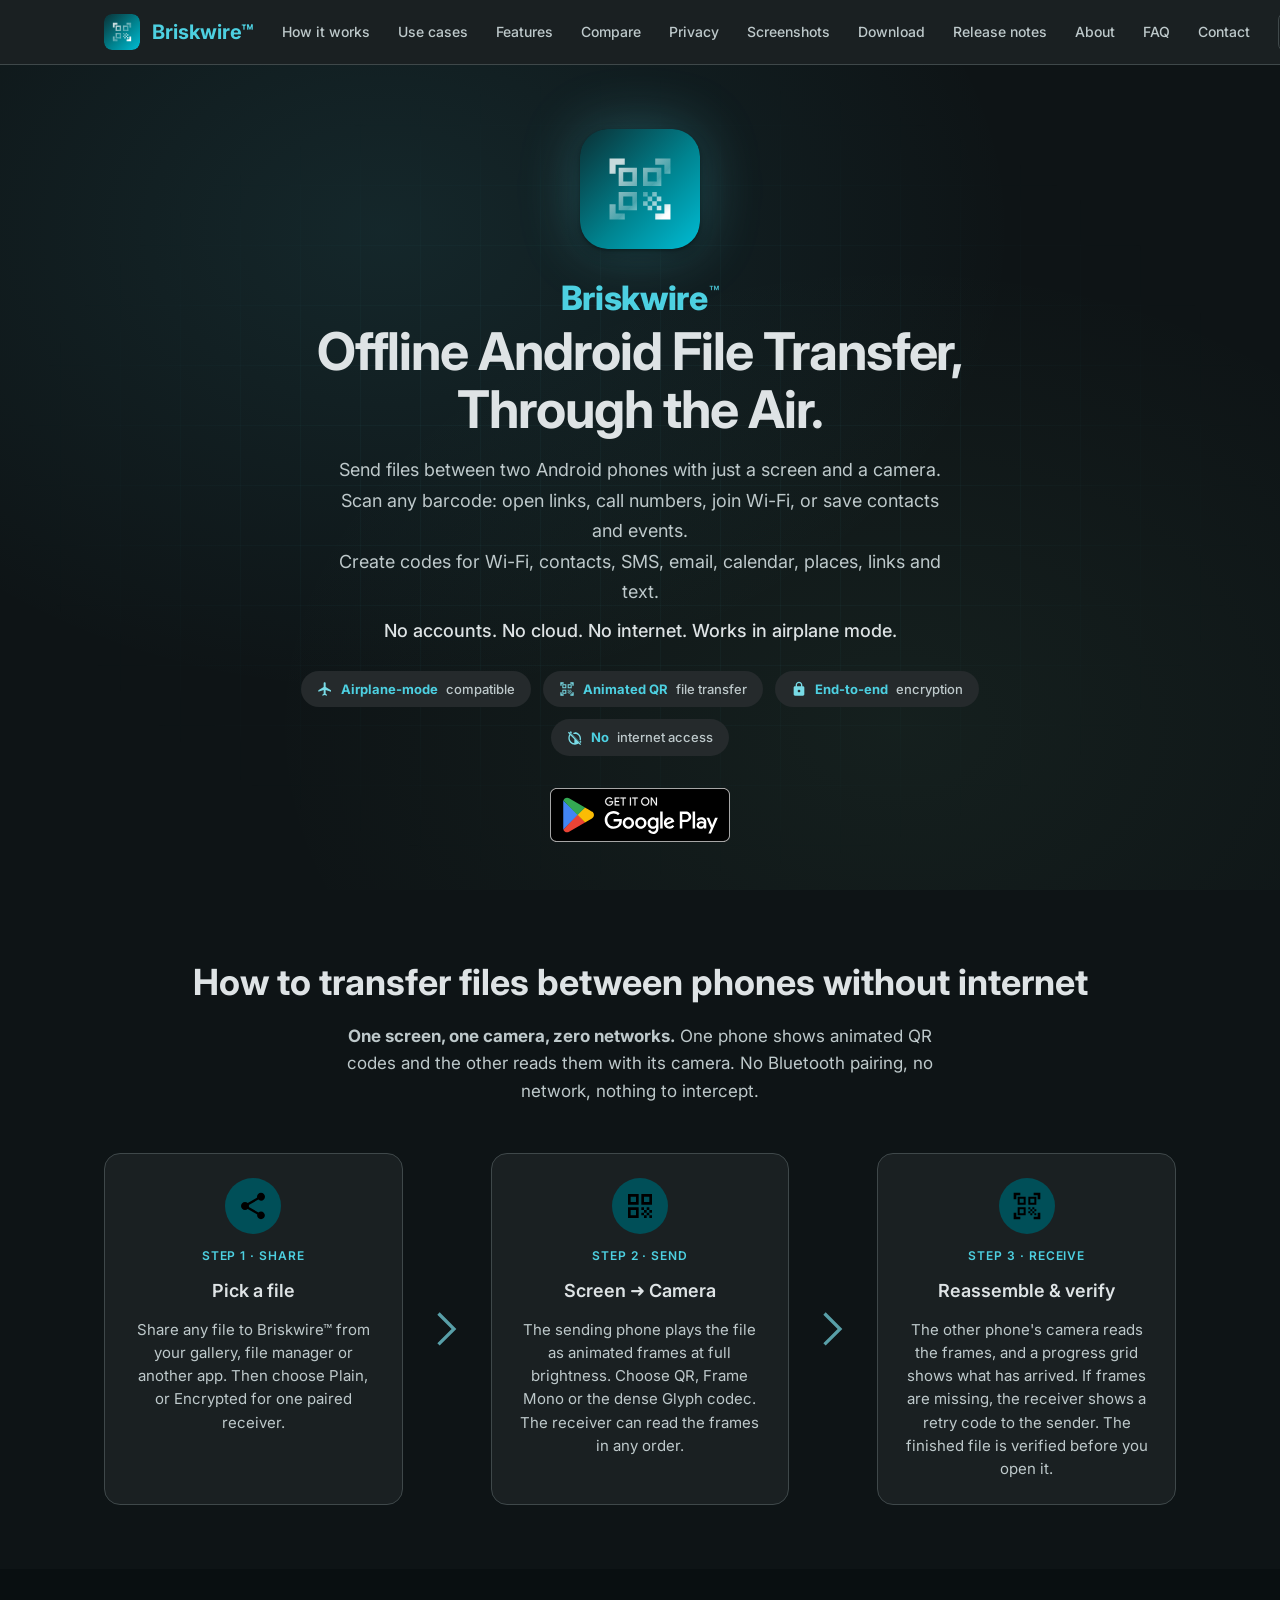
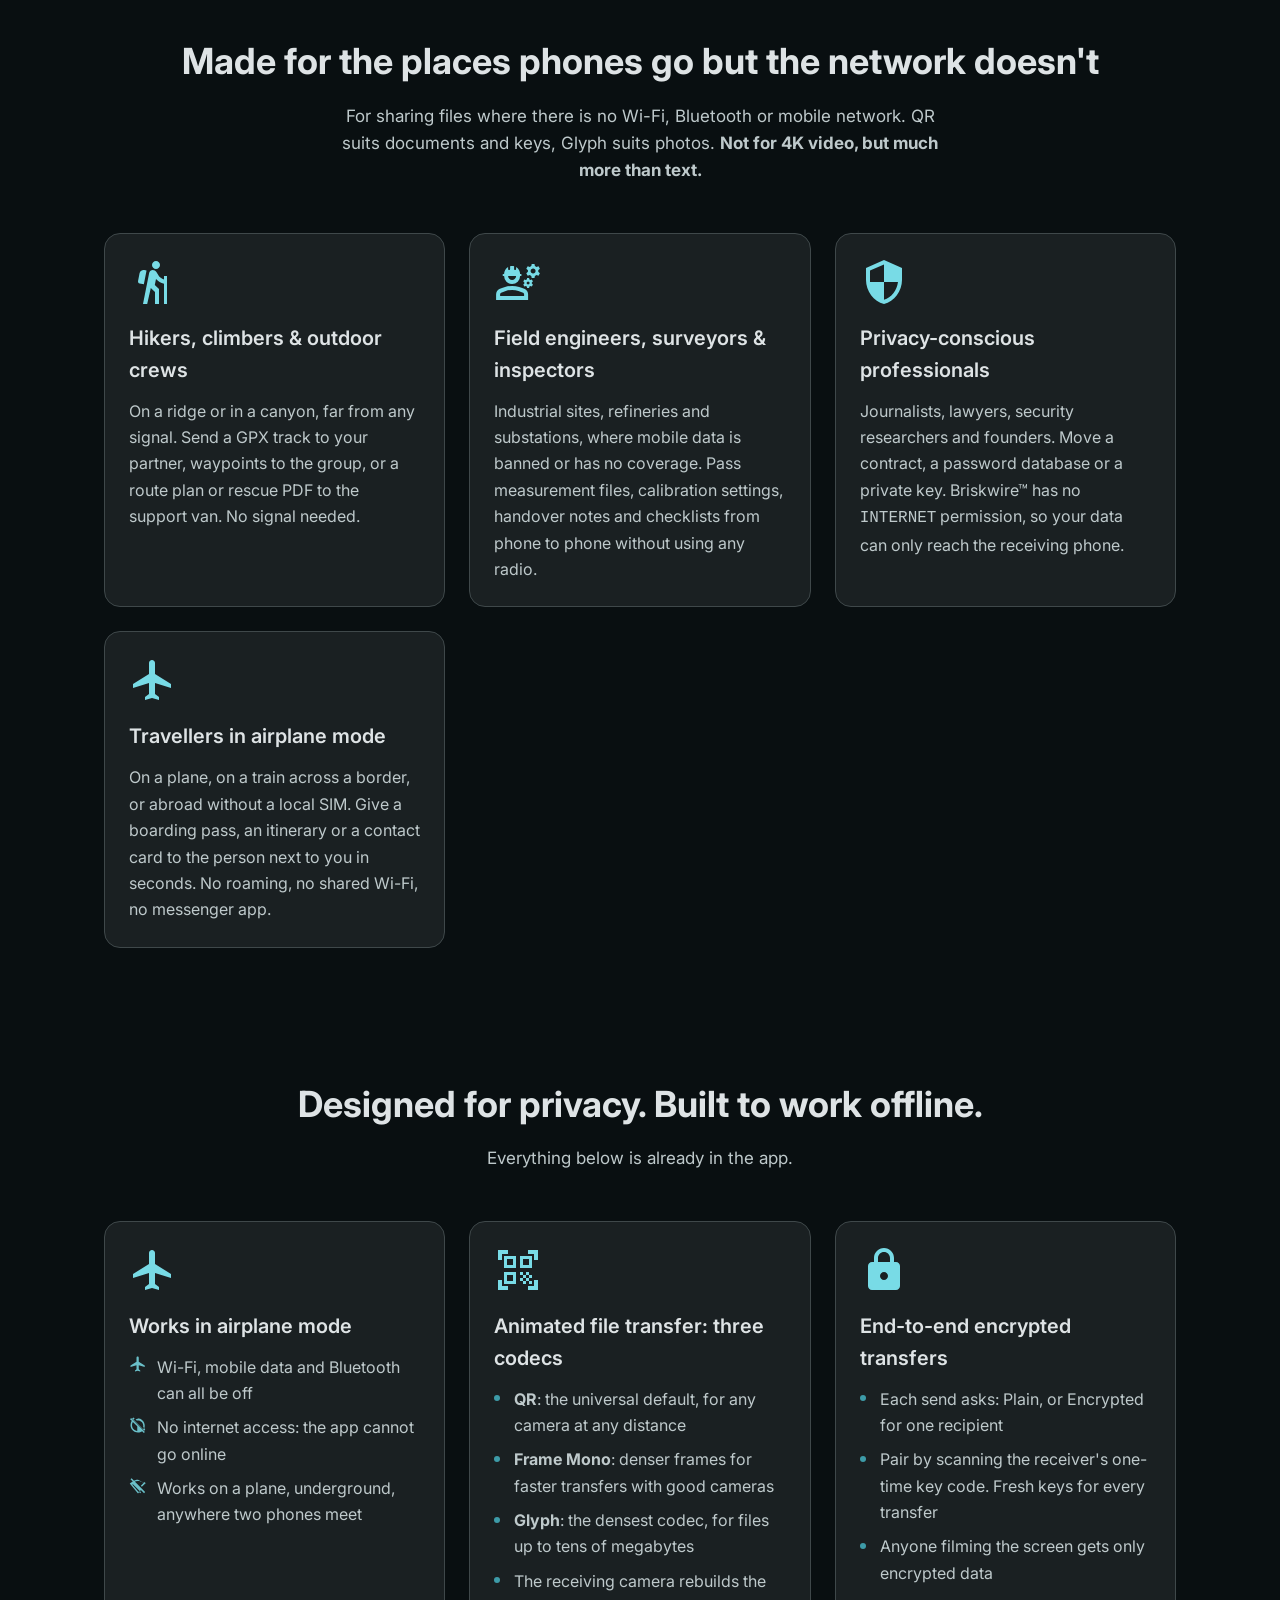
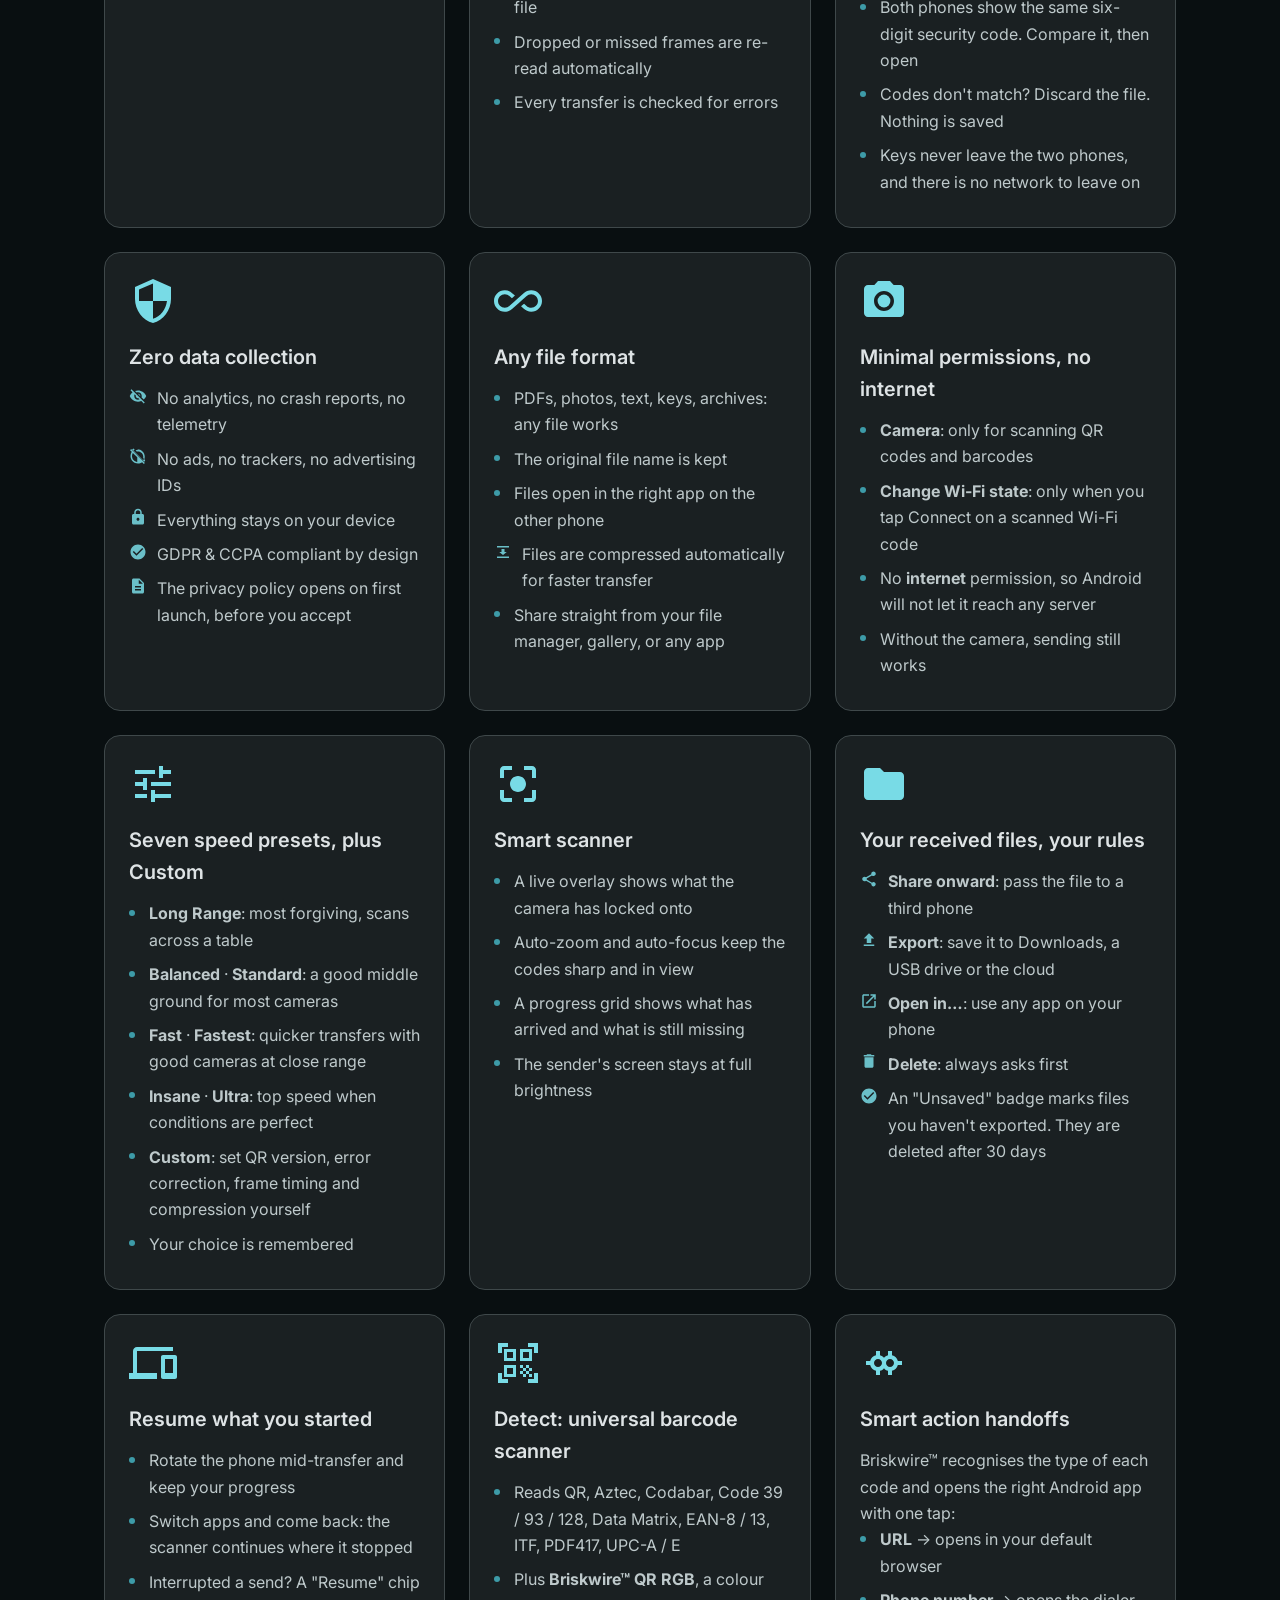
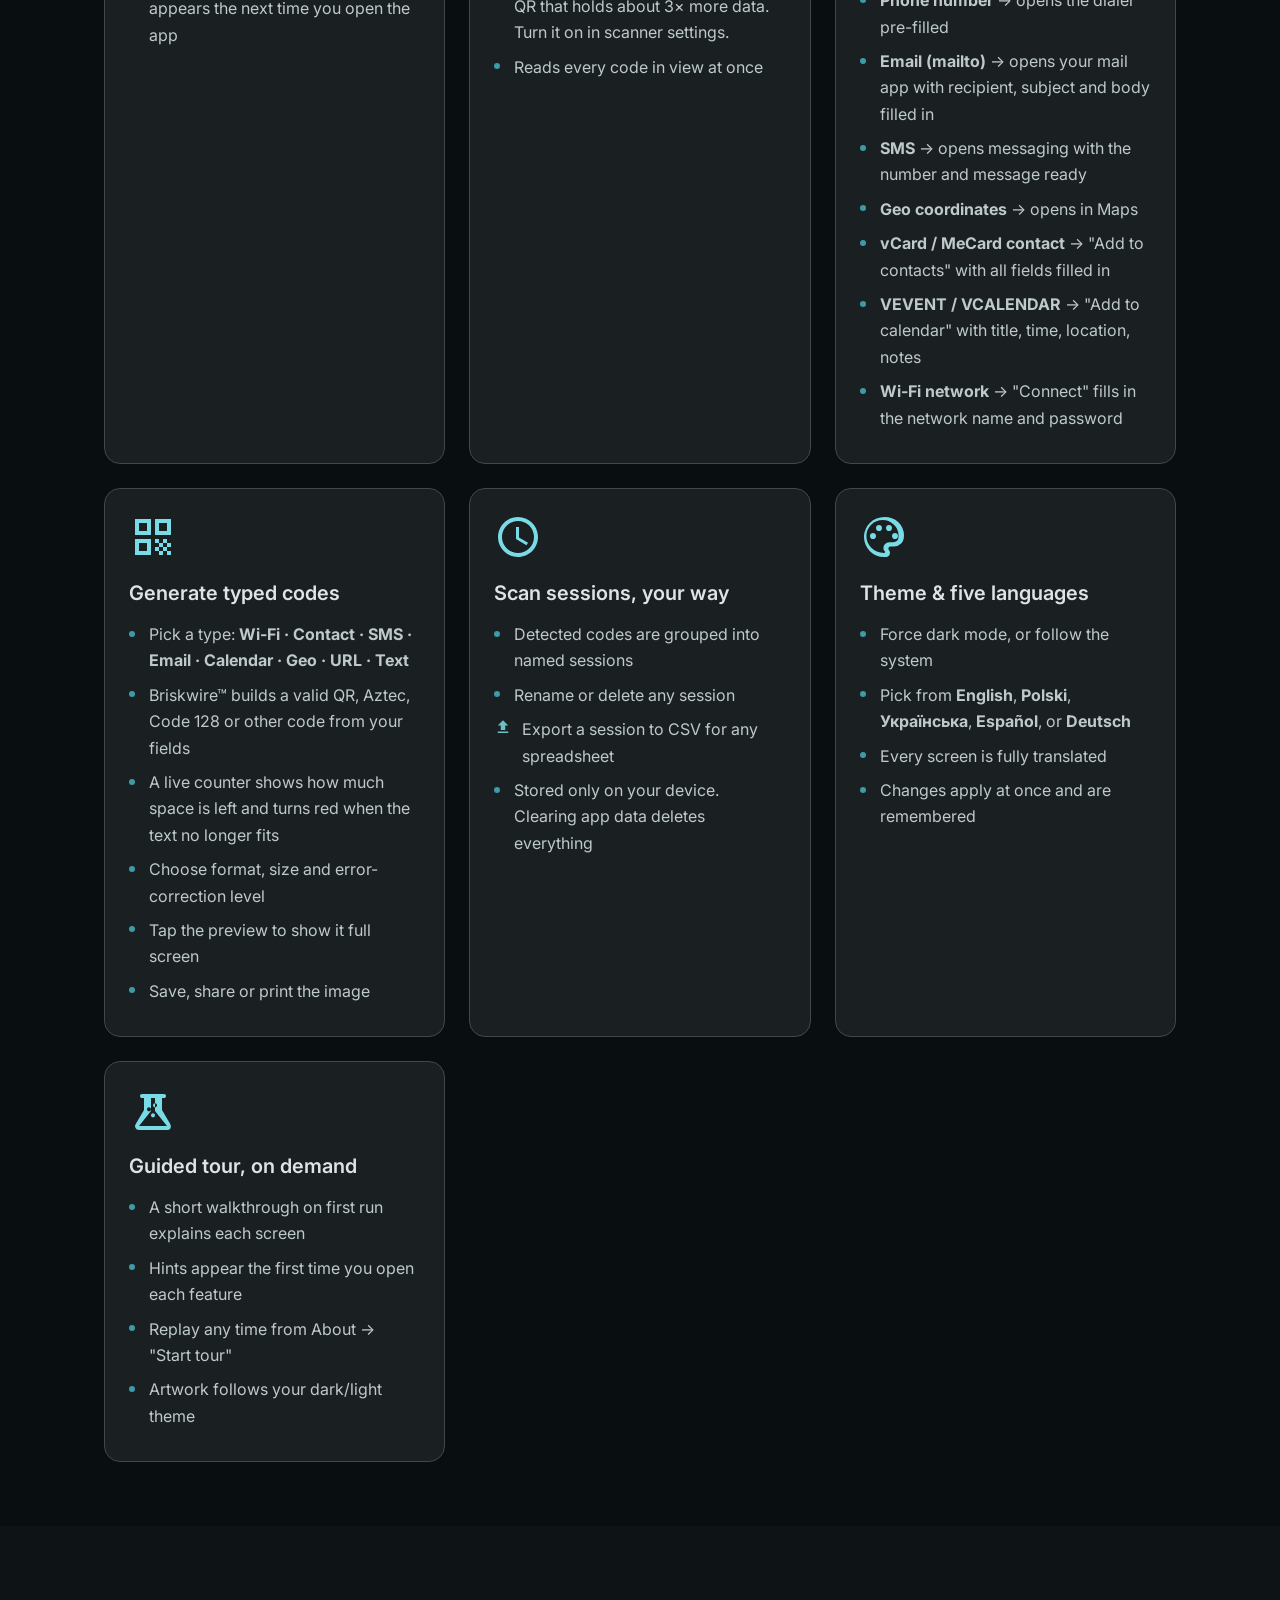
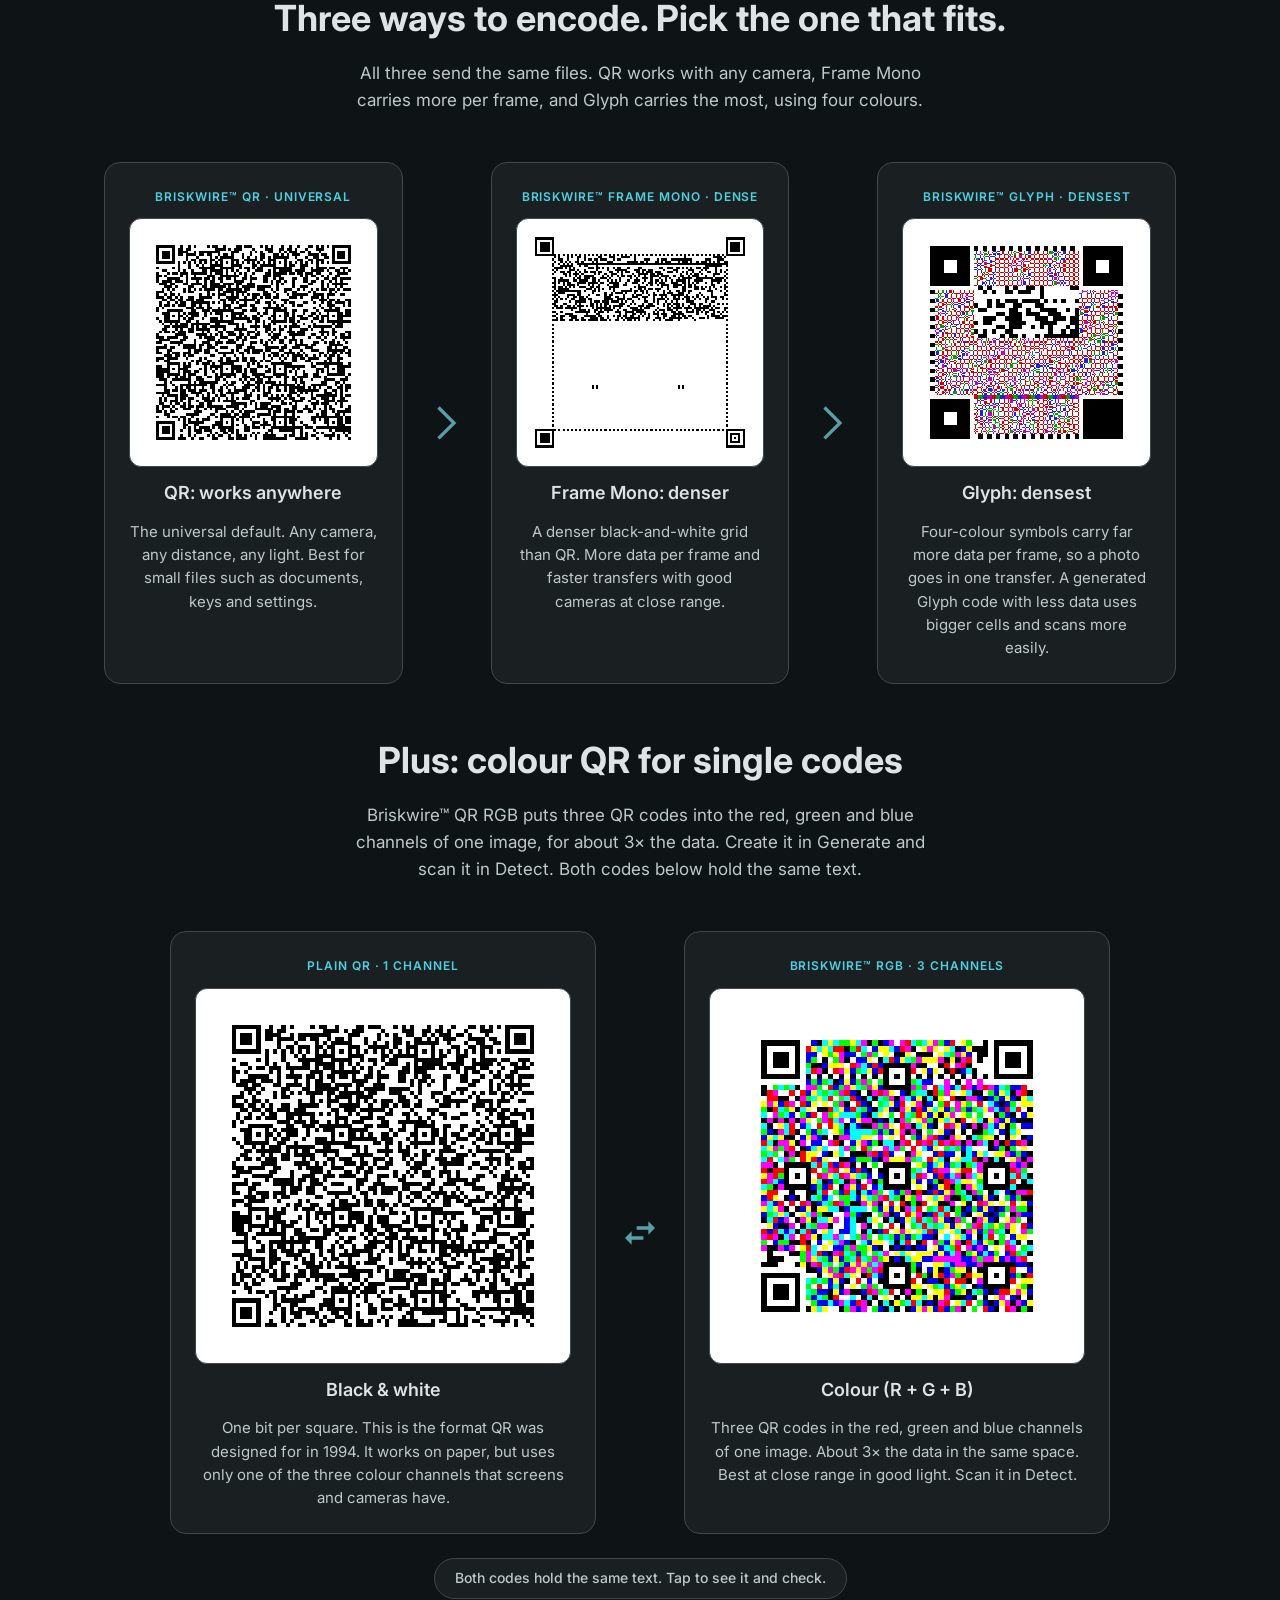
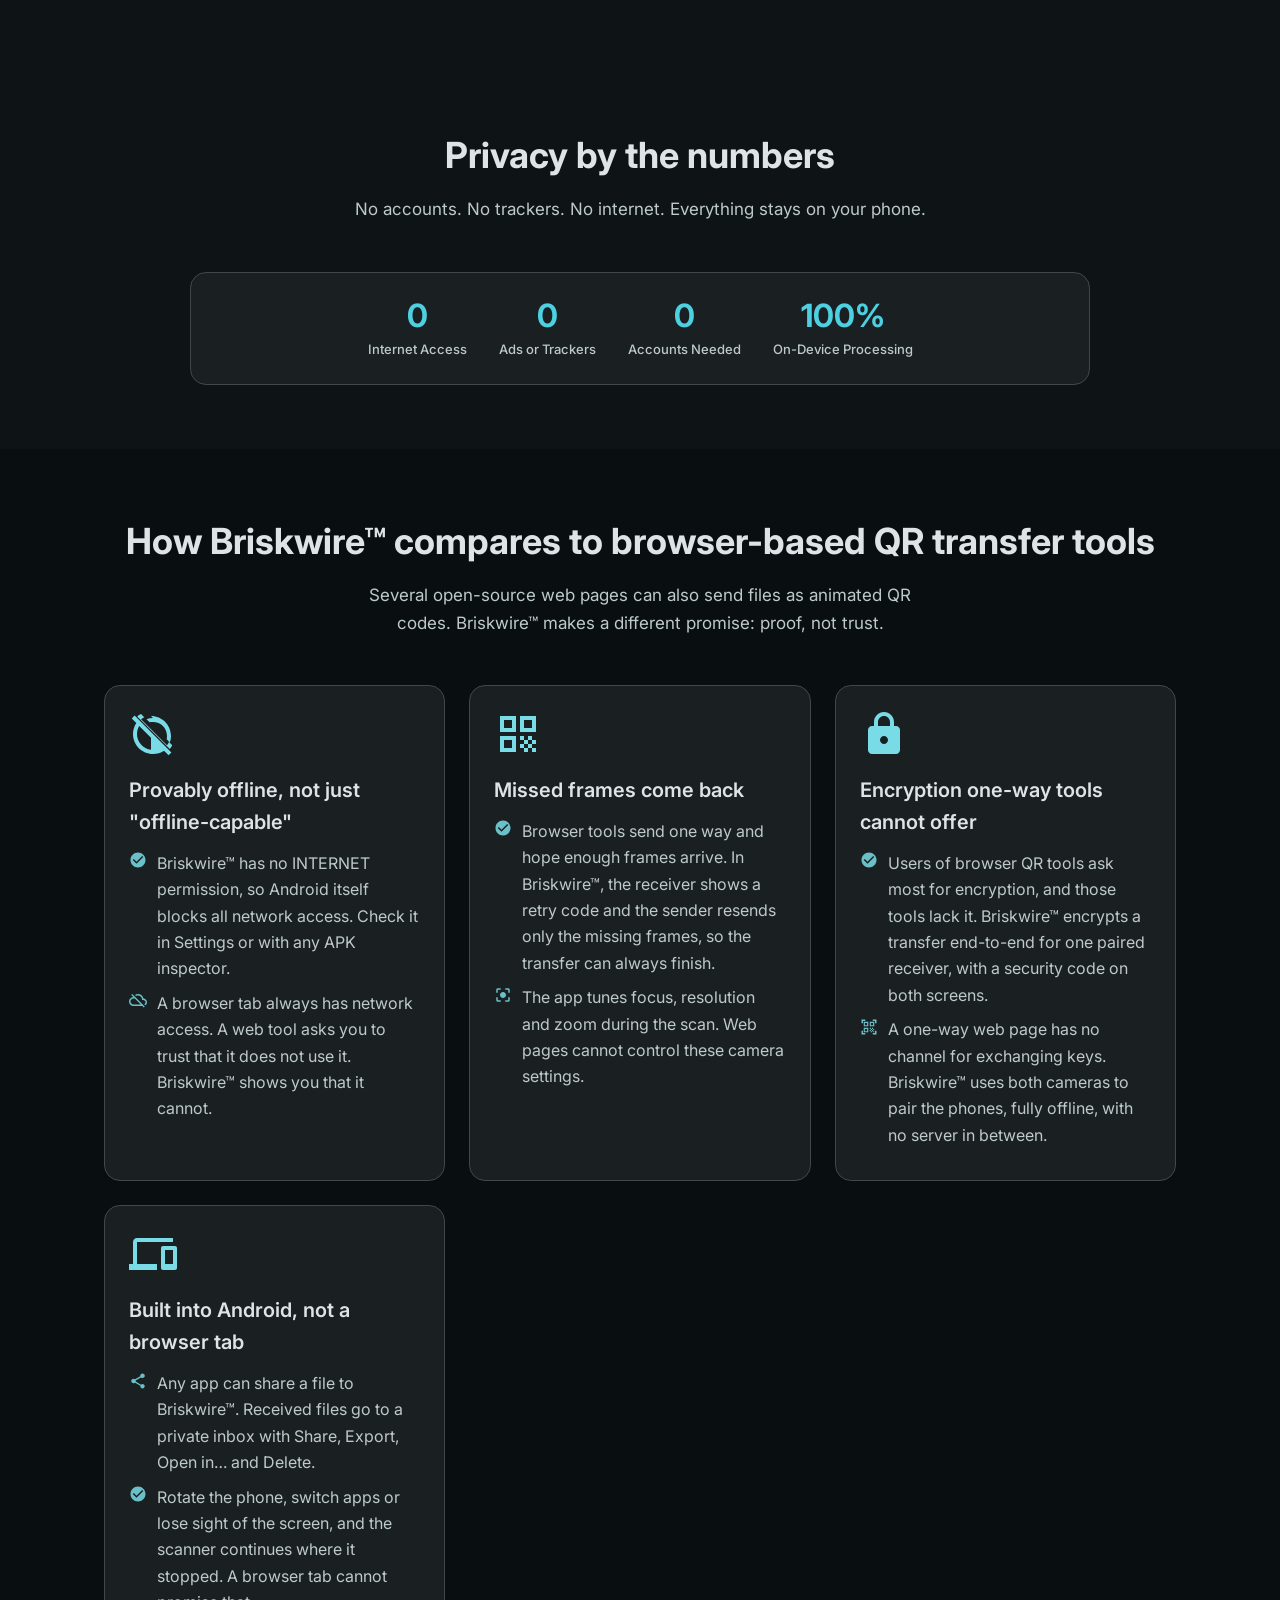
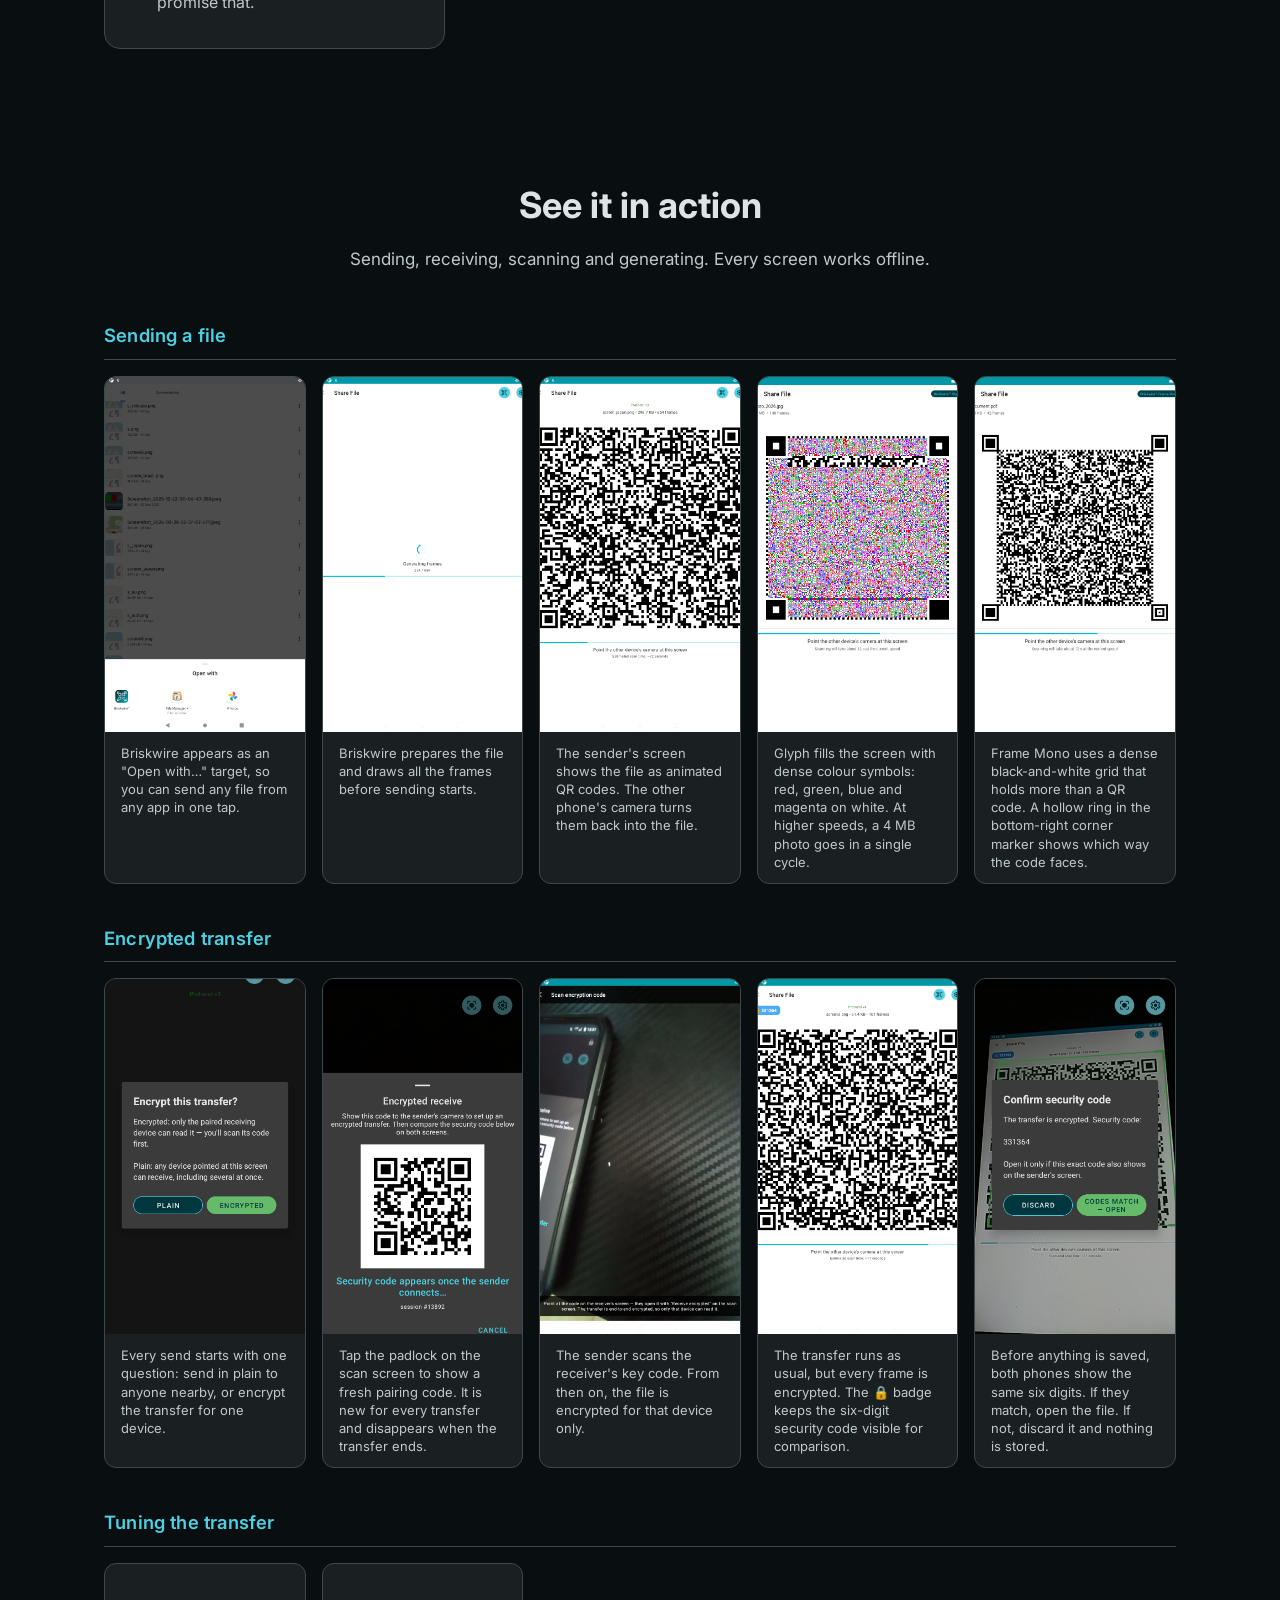
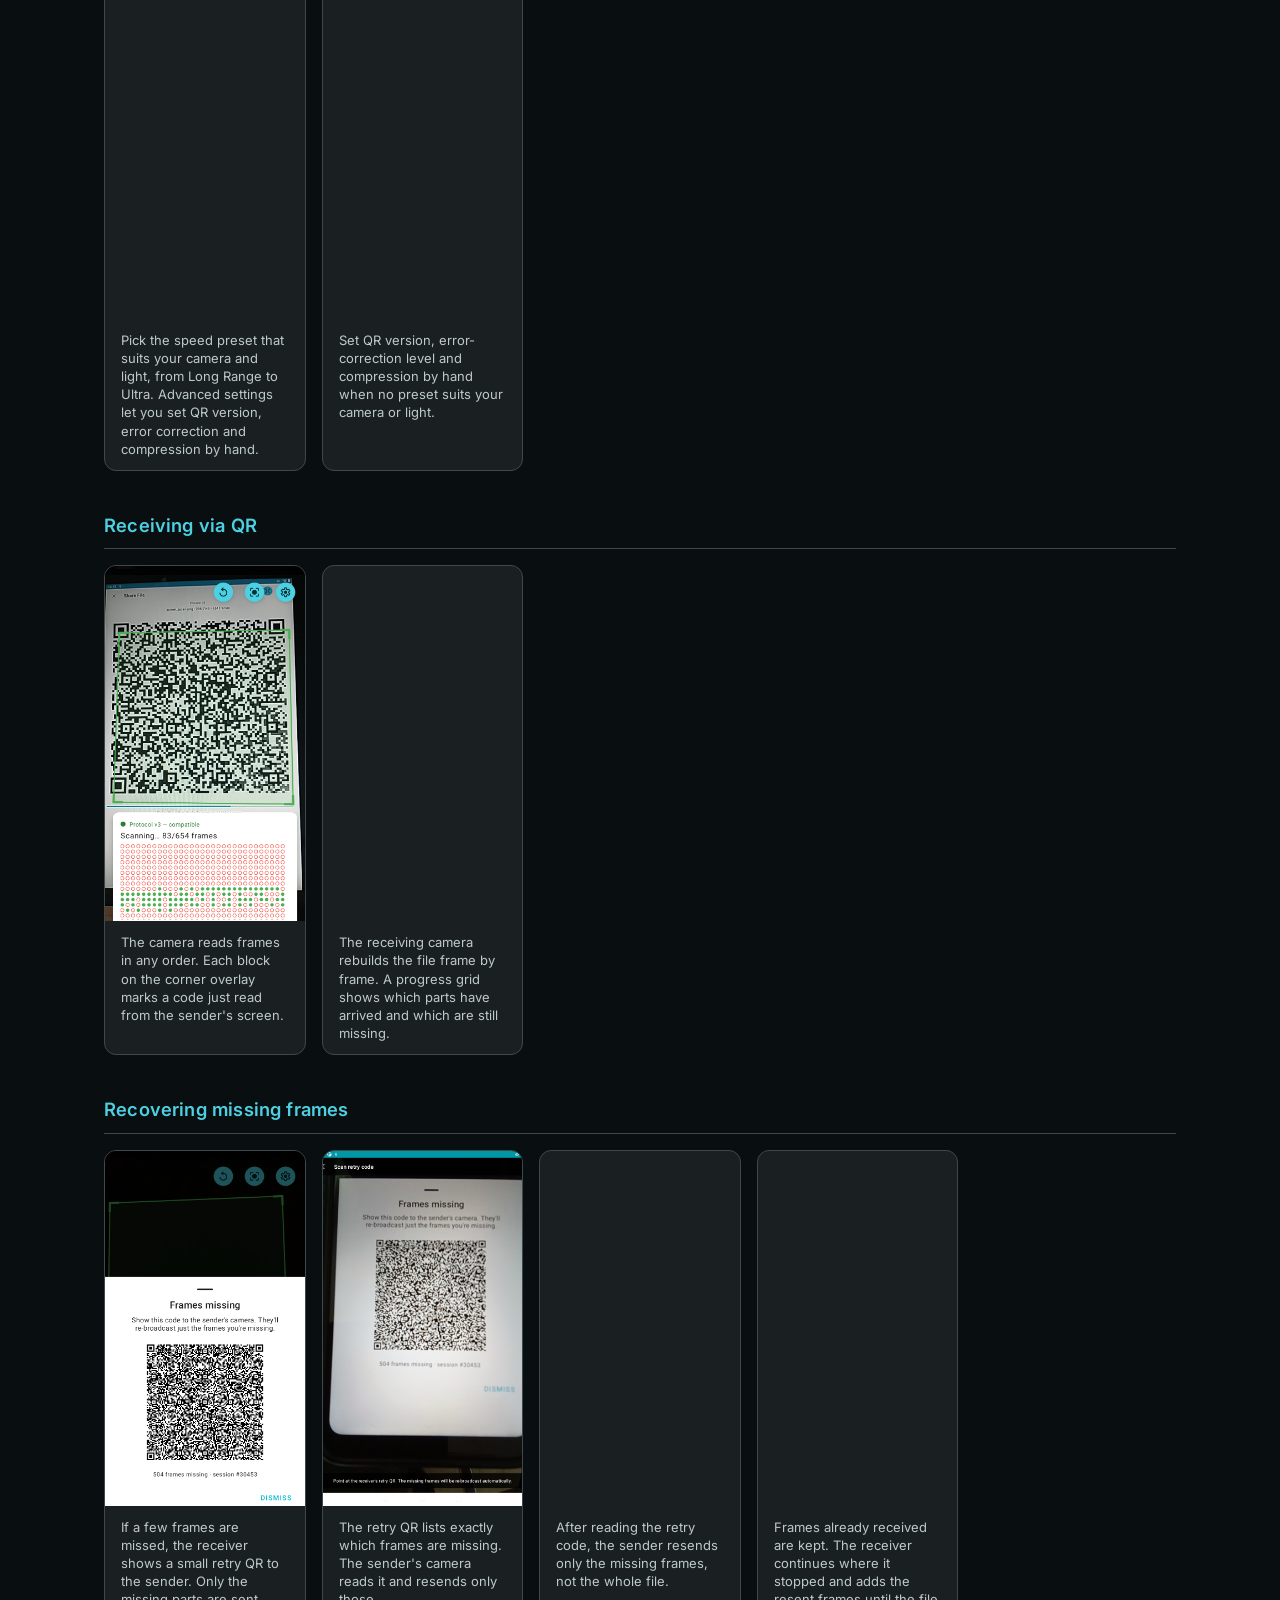
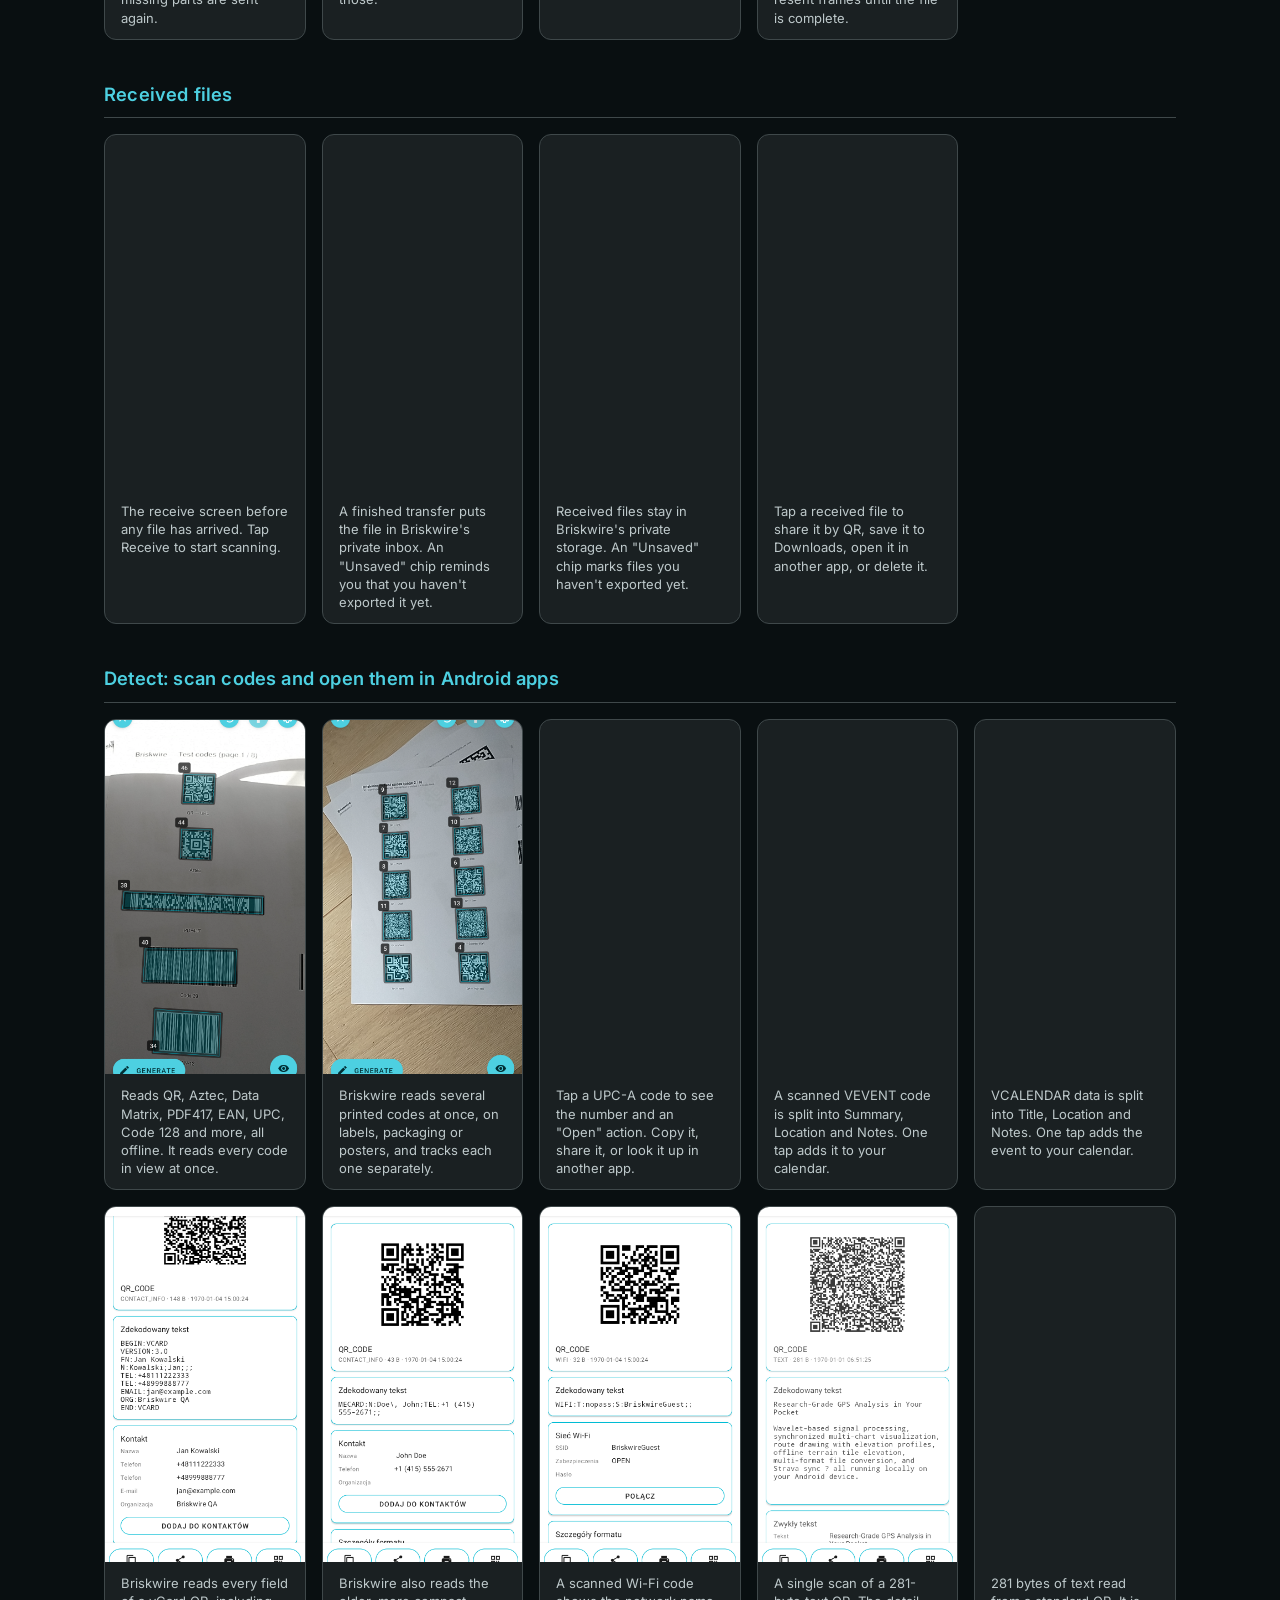
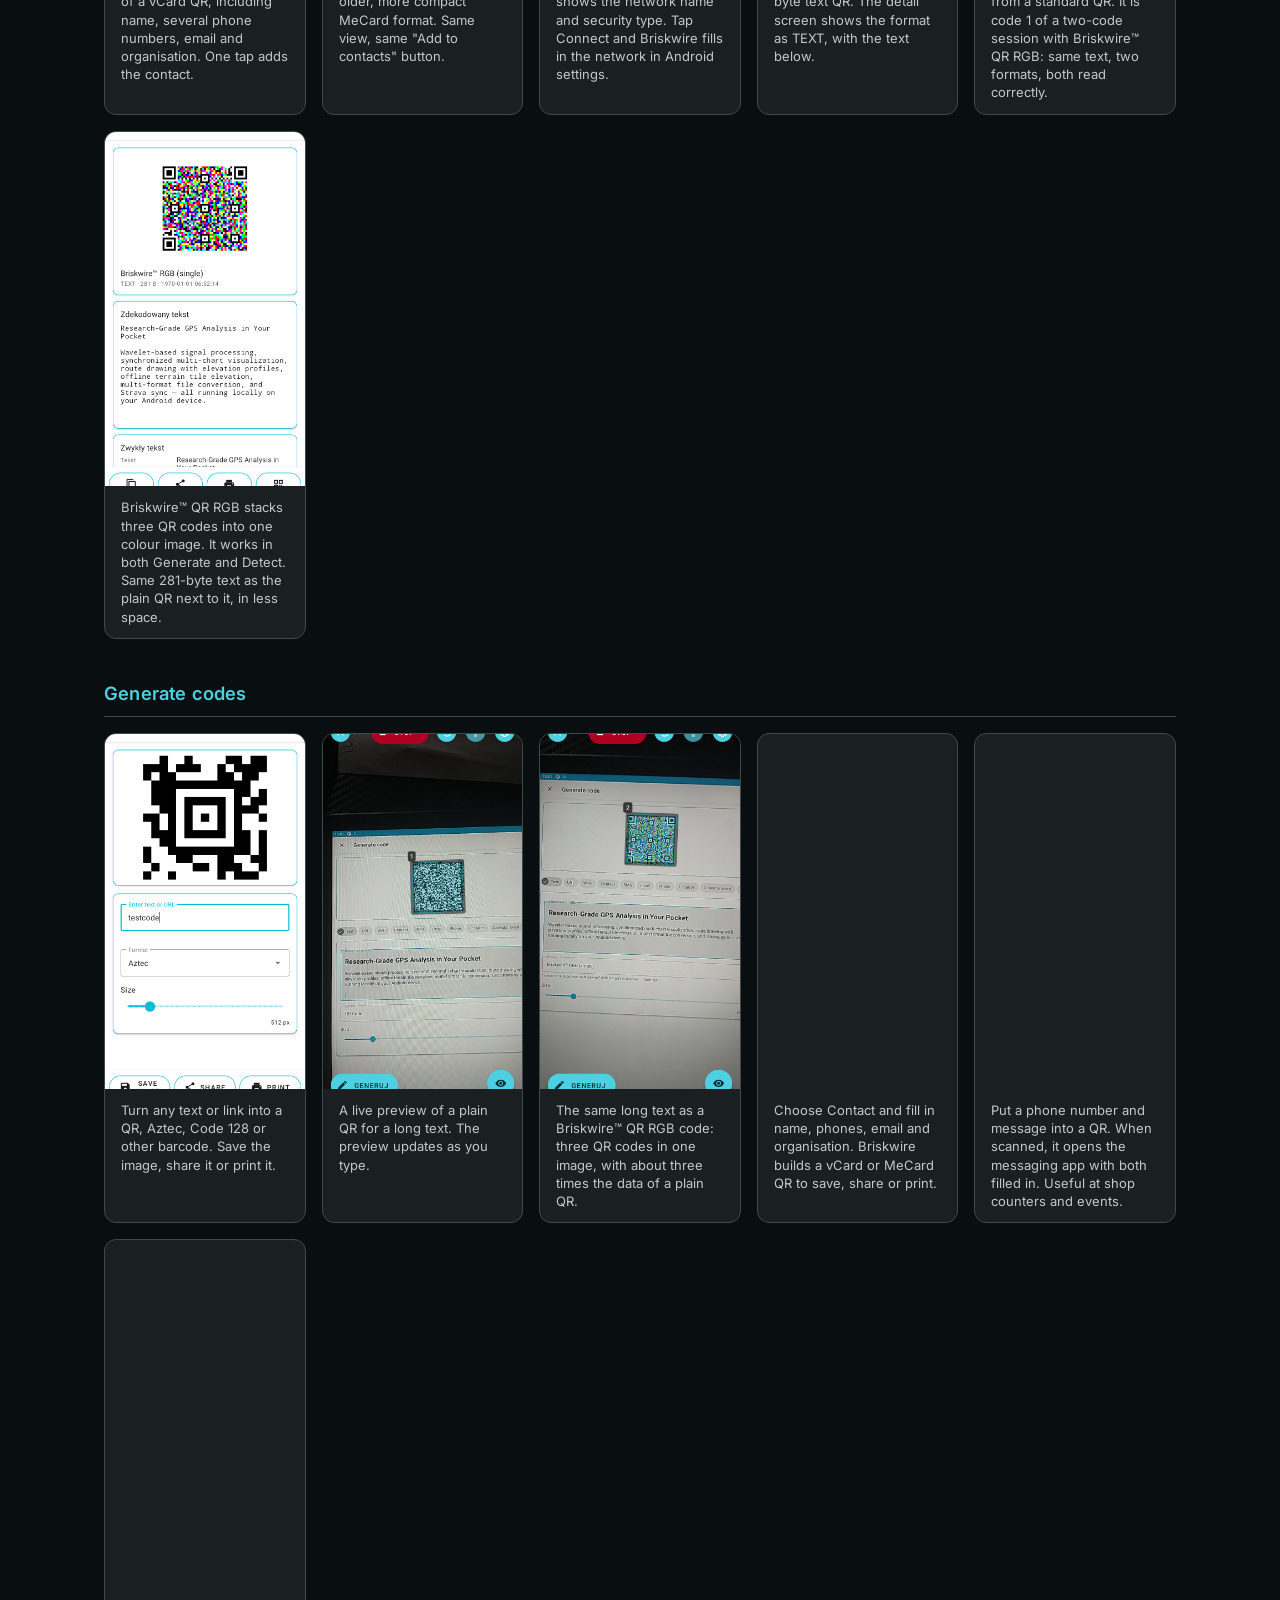
<file: index.html>
<!DOCTYPE html>
<!--
  COPYRIGHT NOTICE
  © 2026 Rafał Stańczuk. All Rights Reserved.

  This file and all contents are protected by copyright law.
  Unauthorized copying, distribution, modification, or use is strictly prohibited.

  PROHIBITED ACTIVITIES:
  - Automated scraping or crawling
  - AI training data collection
  - Unauthorized cloning or forking
  - Reverse engineering
  - Commercial use without license

  For licensing inquiries: briskwire@gmail.com
-->
<html lang="en">
<head>
    <meta charset="UTF-8">
    <meta name="viewport" content="width=device-width, initial-scale=1.0">
    <meta name="description" content="Send files between Android phones with animated QR codes. No Wi-Fi, Bluetooth or internet. End-to-end encrypted. Barcode scanner, no ads.">
    <title>Briskwire™ - Transfer Files via QR Code, No Wi-Fi or Internet</title>

    <!-- Search Engine and AI Directives -->
    <meta name="robots" content="index, follow, max-snippet:-1, max-image-preview:large, max-video-preview:-1, noai, noimageai">
    <meta name="googlebot" content="index, follow, max-snippet:-1, max-image-preview:large, max-video-preview:-1, noai, noimageai">
    <meta name="bingbot" content="index, follow, max-snippet:-1, max-image-preview:large, max-video-preview:-1, noai, noimageai">
    <meta name="GPTBot" content="noindex, nofollow, noarchive, nosnippet">
    <meta name="ChatGPT-User" content="noindex, nofollow, noarchive, nosnippet">
    <meta name="CCBot" content="noindex, nofollow, noarchive, nosnippet">
    <meta name="anthropic-ai" content="noindex, nofollow, noarchive, nosnippet">
    <meta name="Claude-Web" content="noindex, nofollow, noarchive, nosnippet">
    <meta name="ClaudeBot" content="noindex, nofollow, noarchive, nosnippet">
    <meta name="PerplexityBot" content="noindex, nofollow, noarchive, nosnippet">
    <meta name="Applebot-Extended" content="noindex, nofollow, noarchive, nosnippet">
    <meta name="Omgilibot" content="noindex, nofollow, noarchive, nosnippet">
    <meta name="FacebookBot" content="noindex, nofollow, noarchive, nosnippet">
    <meta name="Bytespider" content="noindex, nofollow, noarchive, nosnippet">
    <meta name="Diffbot" content="noindex, nofollow, noarchive, nosnippet">
    <meta name="dataforseo" content="noindex, nofollow, noarchive, nosnippet">
    <meta name="AhrefsBot" content="noindex, nofollow, noarchive, nosnippet">
    <meta name="SemrushBot" content="noindex, nofollow, noarchive, nosnippet">
    <meta name="Baiduspider" content="noindex, nofollow, noarchive, nosnippet">
    <meta name="YandexBot" content="noindex, nofollow, noarchive, nosnippet">
    <meta name="ia_archiver" content="noindex, nofollow, noarchive, nosnippet">
    <meta name="archive.org_bot" content="noindex, nofollow, noarchive, nosnippet">
    <meta name="Google-Extended" content="noindex, nofollow, noarchive, nosnippet">
    <meta name="GoogleOther" content="noindex, nofollow, noarchive, nosnippet">
    <meta name="Scrapy" content="noindex, nofollow, noarchive, nosnippet">
    <meta name="Scraper" content="noindex, nofollow, noarchive, nosnippet">
    <meta name="X-Robots-Tag" content="index, follow, noai, noimageai">

    <!-- Copyright Protection -->
    <meta name="copyright" content="© 2026 Rafał Stańczuk. All Rights Reserved.">
    <meta name="author" content="Rafał Stańczuk">
    <meta name="owner" content="Rafał Stańczuk">
    <meta name="reply-to" content="briskwire@gmail.com">
    <meta name="rating" content="general">
    <meta name="dcterms.rightsHolder" content="Rafał Stańczuk">
    <meta name="dcterms.rights" content="© 2026 Rafał Stańczuk. All Rights Reserved.">
    <meta name="dcterms.license" content="Proprietary - All Rights Reserved">
    <meta name="dcterms.accessRights" content="Restricted">

    <!-- Canonical & sitemap -->
    <link rel="canonical" href="https://briskwire.app/">
    <link rel="sitemap" type="application/xml" href="https://briskwire.app/sitemap.xml">

    <!-- Favicon and App Icons -->
    <link rel="icon" href="favicon.ico" sizes="16x16 32x32 48x48">
    <link rel="icon" type="image/svg+xml" href="icons/ic_launcher.svg">
    <link rel="icon" type="image/png" sizes="96x96" href="icons/favicon-96.png">
    <link rel="apple-touch-icon" sizes="180x180" href="icons/apple-touch-icon.png">
    <link rel="manifest" href="manifest.webmanifest">
    <meta name="application-name" content="Briskwire">
    <meta name="apple-mobile-web-app-title" content="Briskwire">

    <!-- Open Graph / Social Media -->
    <meta property="og:type" content="website">
    <meta property="og:title" content="Briskwire™ - Transfer Files via QR Code, No Wi-Fi or Internet">
    <meta property="og:description" content="Send files between Android phones with animated QR codes. No Wi-Fi, Bluetooth or internet. End-to-end encrypted. Barcode scanner, no ads.">
    <meta property="og:image" content="https://briskwire.app/icons/og-image.png">
    <meta property="og:image:secure_url" content="https://briskwire.app/icons/og-image.png">
    <meta property="og:image:type" content="image/png">
    <meta property="og:image:width" content="1200">
    <meta property="og:image:height" content="630">
    <meta property="og:image:alt" content="Briskwire app icon with the tagline Offline file transfer for Android: animated QR codes, end-to-end encrypted, works in airplane mode">
    <meta property="og:url" content="https://briskwire.app/">
    <meta property="og:site_name" content="Briskwire™">
    <meta property="og:locale" content="en_US">

    <!-- Twitter Card -->
    <meta name="twitter:card" content="summary_large_image">
    <meta name="twitter:site" content="@briskwire">
    <meta name="twitter:title" content="Briskwire™ - Transfer Files via QR Code, No Wi-Fi or Internet">
    <meta name="twitter:description" content="Send files between Android phones with animated QR codes. No Wi-Fi, Bluetooth or internet. End-to-end encrypted. Barcode scanner, no ads.">
    <meta name="twitter:image" content="https://briskwire.app/icons/og-image.png">
    <meta name="twitter:image:alt" content="Briskwire app icon with the tagline Offline file transfer for Android">

    <!-- Structured Data (JSON-LD) -->
    <script type="application/ld+json">
    {
      "@context": "https://schema.org",
      "@graph": [
        {
          "@type": "Organization",
          "@id": "https://briskwire.app/#organization",
          "name": "Briskwire",
          "url": "https://briskwire.app/",
          "logo": {
            "@type": "ImageObject",
            "url": "https://briskwire.app/icons/icon-512.png",
            "width": 512,
            "height": 512,
            "contentUrl": "https://briskwire.app/icons/icon-512.png"
          },
          "email": "briskwire@gmail.com",
          "founder": {
            "@id": "https://stanczuk.it/#person"
          },
          "sameAs": [
            "https://x.com/briskwire",
            "https://www.reddit.com/user/Briskwire/",
            "https://play.google.com/store/apps/details?id=app.briskwire"
          ]
        },
        {
          "@type": "Person",
          "@id": "https://stanczuk.it/#person",
          "name": "Rafał Stańczuk",
          "alternateName": "Rafal Stanczuk",
          "url": "https://stanczuk.it/",
          "email": "briskwire@gmail.com",
          "jobTitle": "Android developer",
          "sameAs": [
            "https://www.linkedin.com/in/stanczuk/",
            "https://github.com/rafalstanczuk"
          ]
        },
        {
          "@type": "WebSite",
          "@id": "https://briskwire.app/#website",
          "url": "https://briskwire.app/",
          "name": "Briskwire™",
          "inLanguage": "en",
          "publisher": {
            "@id": "https://briskwire.app/#organization"
          },
          "alternateName": [
            "Briskwire"
          ]
        },
        {
          "@type": "WebPage",
          "@id": "https://briskwire.app/#webpage",
          "url": "https://briskwire.app/",
          "name": "Briskwire™ - Transfer Files via QR Code, No Wi-Fi or Internet",
          "description": "Send files between Android phones with animated QR codes. No Wi-Fi, Bluetooth or internet. End-to-end encrypted. Barcode scanner, no ads.",
          "isPartOf": {
            "@id": "https://briskwire.app/#website"
          },
          "about": {
            "@id": "https://briskwire.app/#app"
          },
          "primaryImageOfPage": {
            "@type": "ImageObject",
            "url": "https://briskwire.app/icons/og-image.png",
            "width": 1200,
            "height": 630,
            "creator": {
              "@id": "https://stanczuk.it/#person"
            },
            "copyrightNotice": "© 2026 Rafał Stańczuk",
            "creditText": "Briskwire™",
            "license": "https://briskwire.app/image-license.html",
            "acquireLicensePage": "https://briskwire.app/image-license.html#request",
            "contentUrl": "https://briskwire.app/icons/og-image.png"
          },
          "inLanguage": "en",
          "datePublished": "2026-05-17T12:25:56+02:00",
          "dateModified": "2026-10-26T00:00:00+01:00"
        },
        {
          "@type": "CreativeWork",
          "@id": "https://briskwire.app/#app",
          "name": "Briskwire™",
          "alternateName": "Briskwire",
          "description": "Offline file transfer between two Android phones with animated QR codes, plain or end-to-end encrypted. Also a multi-format barcode scanner and a QR and barcode generator. No Wi-Fi, Bluetooth, internet or account needed. Works in airplane mode.",
          "url": "https://briskwire.app/",
          "image": "https://briskwire.app/icons/og-image.png",
          "screenshot": [
            {
              "@type": "ImageObject",
              "url": "https://briskwire.app/screenshots/tablet-sender-broadcasting-animated-qr-protocol-v3.png",
              "caption": "Sending with QR",
              "description": "The sender's screen shows the file as animated QR codes. The other phone's camera turns them back into the file.",
              "width": 800,
              "height": 1280,
              "contentUrl": "https://briskwire.app/screenshots/tablet-sender-broadcasting-animated-qr-protocol-v3.png"
            },
            {
              "@type": "ImageObject",
              "url": "https://briskwire.app/screenshots/tablet-sender-broadcasting-glyph-codec.png",
              "caption": "Sending with Briskwire™ Glyph",
              "description": "Glyph fills the screen with dense colour symbols: red, green, blue and magenta on white. At higher speeds, a 4 MB photo goes in a single cycle.",
              "width": 800,
              "height": 1280,
              "contentUrl": "https://briskwire.app/screenshots/tablet-sender-broadcasting-glyph-codec.png"
            },
            {
              "@type": "ImageObject",
              "url": "https://briskwire.app/screenshots/tablet-sender-broadcasting-frame-mono-codec.png",
              "caption": "Sending with Briskwire™ Frame Mono",
              "description": "Frame Mono uses a dense black-and-white grid that holds more than a QR code. A hollow ring in the bottom-right corner marker shows which way the code faces.",
              "width": 800,
              "height": 1280,
              "contentUrl": "https://briskwire.app/screenshots/tablet-sender-broadcasting-frame-mono-codec.png"
            },
            {
              "@type": "ImageObject",
              "url": "https://briskwire.app/screenshots/phone-receiver-scanning-qr-progress-grid-camera.png",
              "caption": "Receiver scanning",
              "description": "The receiving camera rebuilds the file frame by frame. A progress grid shows which parts have arrived and which are still missing.",
              "width": 720,
              "height": 1560,
              "contentUrl": "https://briskwire.app/screenshots/phone-receiver-scanning-qr-progress-grid-camera.png"
            },
            {
              "@type": "ImageObject",
              "url": "https://briskwire.app/screenshots/phone-sender-encrypted-broadcast-security-code.png",
              "caption": "Encrypted sending, code on screen",
              "description": "The transfer runs as usual, but every frame is encrypted. The 🔒 badge keeps the six-digit security code visible for comparison.",
              "width": 800,
              "height": 1280,
              "contentUrl": "https://briskwire.app/screenshots/phone-sender-encrypted-broadcast-security-code.png"
            },
            {
              "@type": "ImageObject",
              "url": "https://briskwire.app/screenshots/phone-scanner-multi-code-detection-camera-view.png",
              "caption": "Detect: multi-format scanner",
              "description": "Reads QR, Aztec, Data Matrix, PDF417, EAN, UPC, Code 128 and more, all offline. It reads every code in view at once.",
              "width": 720,
              "height": 1560,
              "contentUrl": "https://briskwire.app/screenshots/phone-scanner-multi-code-detection-camera-view.png"
            },
            {
              "@type": "ImageObject",
              "url": "https://briskwire.app/screenshots/phone-generate-code-bw-qr-live-preview.png",
              "caption": "Generate: plain QR live preview",
              "description": "A live preview of a plain QR for a long text. The preview updates as you type.",
              "width": 720,
              "height": 1560,
              "contentUrl": "https://briskwire.app/screenshots/phone-generate-code-bw-qr-live-preview.png"
            }
          ],
          "downloadUrl": "https://play.google.com/store/apps/details?id=app.briskwire",
          "installUrl": "https://play.google.com/store/apps/details?id=app.briskwire",
          "operatingSystem": "Android 11+",
          "applicationCategory": "UtilitiesApplication",
          "applicationSubCategory": "File transfer, Barcode scanner",
          "softwareVersion": "3.1.0",
          "permissions": "Camera and Change Wi-Fi state. No INTERNET permission.",
          "isAccessibleForFree": false,
          "inLanguage": [
            "en",
            "pl",
            "uk",
            "es",
            "de"
          ],
          "offers": {
            "@type": "Offer",
            "price": "1.99",
            "priceCurrency": "USD",
            "availability": "https://schema.org/InStock",
            "url": "https://play.google.com/store/apps/details?id=app.briskwire"
          },
          "author": {
            "@id": "https://stanczuk.it/#person"
          },
          "publisher": {
            "@id": "https://briskwire.app/#organization"
          },
          "featureList": [
            "Animated file transfer between two Android phones with three codecs: QR, Frame Mono and Glyph",
            "Briskwire™ Glyph: the densest codec, for files up to tens of megabytes",
            "End-to-end encrypted transfers with six-digit security-code verification",
            "Works in airplane mode: no Wi-Fi, Bluetooth, mobile data or internet",
            "No INTERNET permission, so it is provably offline",
            "Multi-format barcode scanner: QR, Aztec, Codabar, Code 39/93/128, Data Matrix, EAN, ITF, PDF417, UPC",
            "Smart action handoffs: URL, phone, email, SMS, geo, vCard/MeCard, calendar, Wi-Fi",
            "QR and barcode generator for Wi-Fi, contact, SMS, email, calendar, geo, URL and text",
            "Scan sessions with CSV export",
            "Resume interrupted transfers",
            "Seven speed presets plus custom tuning",
            "Zero data collection: no analytics, ads or accounts",
            "Any file format, original file name preserved",
            "Five languages: English, Polish, Ukrainian, Spanish, German",
            "Guided tour"
          ],
          "dateModified": "2026-10-26T00:00:00+01:00",
          "additionalType": "https://schema.org/MobileApplication"
        }
      ]
    }
    </script>

    <!-- Fonts & Styles -->
    <link rel="preconnect" href="https://fonts.googleapis.com">
    <link rel="preconnect" href="https://fonts.gstatic.com" crossorigin>
    <link href="https://fonts.googleapis.com/css2?family=Inter:wght@400;500;600;700&family=JetBrains+Mono:wght@400;500&display=swap" rel="stylesheet">
    <link rel="stylesheet" href="styles.css">
    <meta name="theme-color" content="#0e1416">
</head>
<body>
    <a href="#main" class="skip-nav">Skip to content</a>

    <!-- Navigation -->
    <nav class="navbar" role="navigation" aria-label="Main navigation">
        <div class="container">
            <div class="nav-content">
                <div class="logo">
                    <img src="icons/ic_launcher.svg" alt="" class="logo-icon-img" width="36" height="36">
                    <span class="logo-text">Briskwire™</span>
                </div>
                <button class="nav-toggle" aria-label="Toggle navigation" aria-expanded="false" aria-controls="nav-menu">
                    <span class="nav-toggle-bar"></span>
                </button>
                <div class="nav-links" id="nav-menu" role="menubar">
                    <a href="#how-it-works" role="menuitem">How it works</a>
                    <a href="#use-cases" role="menuitem">Use cases</a>
                    <a href="#features" role="menuitem">Features</a>
                    <a href="#compare" role="menuitem">Compare</a>
                    <a href="#code-quality" role="menuitem">Privacy</a>
                    <a href="#screenshots" role="menuitem">Screenshots</a>
                    <a href="#download" role="menuitem">Download</a>
                    <a href="#release-notes" role="menuitem">Release notes</a>
                    <a href="#about" role="menuitem">About</a>
                    <a href="#faq" role="menuitem">FAQ</a>
                    <a href="#contact" role="menuitem">Contact</a>
                    <div class="nav-donation-links" role="group" aria-label="Support the developer">
                        <a href="https://buycoffee.to/k4r4m84" target="_blank" rel="noopener noreferrer" class="donation-link" title="Support on BuyCoffee.to">
                            <img src="icons/logo-buycoffee--dark.svg" alt="BuyCoffee.to" class="donation-icon" width="80" height="20">
                        </a>
                        <a href="https://buymeacoffee.com/k4r4m84" target="_blank" rel="noopener noreferrer" class="donation-link" title="Support on Buy Me a Coffee">
                            <img src="icons/bmc-brand-logo.svg" alt="Buy Me a Coffee" class="donation-icon" width="80" height="20">
                        </a>
                    </div>
                </div>
                <div class="donation-links" role="group" aria-label="Support the developer">
                    <a href="https://buycoffee.to/k4r4m84" target="_blank" rel="noopener noreferrer" class="donation-link" title="Support on BuyCoffee.to">
                        <img src="icons/logo-buycoffee--dark.svg" alt="BuyCoffee.to" class="donation-icon" width="80" height="20">
                    </a>
                    <a href="https://buymeacoffee.com/k4r4m84" target="_blank" rel="noopener noreferrer" class="donation-link" title="Support on Buy Me a Coffee">
                        <img src="icons/bmc-brand-logo.svg" alt="Buy Me a Coffee" class="donation-icon" width="80" height="20">
                    </a>
                </div>
            </div>
            <div class="nav-overlay" aria-hidden="true"></div>
        </div>
    </nav>

    <main id="main">

        <!-- Hero Section -->
        <section class="hero" aria-label="Introduction">
            <div class="container">
                <div class="hero-content">
                    <div class="app-icon-large">
                        <img src="icons/ic_launcher.svg" alt="Briskwire App Icon" class="app-icon-img" width="120" height="120">
                    </div>
                    <h1 class="hero-title">
                        <span class="hero-brand">Briskwire<span class="hero-brand-tm">™</span></span>
                        <span class="hero-tagline">Offline Android File Transfer, Through the Air.</span>
                    </h1>
                    <p class="hero-subtitle">
                        Send files between two Android phones with just a screen and a camera.<br>
                        Scan any barcode: open links, call numbers, join Wi-Fi, or save contacts and events.<br>
                        Create codes for Wi-Fi, contacts, SMS, email, calendar, places, links and text.<br>
                        <span class="hero-subtitle-accent">No accounts. No cloud. No internet. Works in airplane mode.</span>
                    </p>
                    <div class="hero-stats" aria-label="Key highlights">
                        <span class="hero-stat">
                            <img src="icons/airplanemode_active.svg" alt="" aria-hidden="true" style="width:16px;height:16px;filter:brightness(0) saturate(100%) invert(78%) sepia(63%) saturate(325%) hue-rotate(141deg) brightness(95%) contrast(89%);" width="16" height="16">
                            <strong>Airplane-mode</strong> compatible
                        </span>
                        <span class="hero-stat">
                            <img src="icons/qr_code_scanner.svg" alt="" aria-hidden="true" style="width:16px;height:16px;filter:brightness(0) saturate(100%) invert(78%) sepia(63%) saturate(325%) hue-rotate(141deg) brightness(95%) contrast(89%);" width="16" height="16">
                            <strong>Animated QR</strong> file transfer
                        </span>
                        <span class="hero-stat">
                            <img src="icons/lock.svg" alt="" aria-hidden="true" style="width:16px;height:16px;filter:brightness(0) saturate(100%) invert(78%) sepia(63%) saturate(325%) hue-rotate(141deg) brightness(95%) contrast(89%);" width="16" height="16">
                            <strong>End-to-end</strong> encryption
                        </span>
                        <span class="hero-stat">
                            <img src="icons/public_off.svg" alt="" aria-hidden="true" style="width:16px;height:16px;filter:brightness(0) saturate(100%) invert(78%) sepia(63%) saturate(325%) hue-rotate(141deg) brightness(95%) contrast(89%);" width="16" height="16">
                            <strong>No</strong> internet access
                        </span>
                    </div>
                    <div class="hero-buttons">
                        <a href="https://play.google.com/store/apps/details?id=app.briskwire" class="google-play-badge-link" target="_blank" rel="noopener" aria-label="Get it on Google Play">
                            <img src="icons/GetItOnGooglePlay_Badge_Web_color_English.svg" alt="Get it on Google Play" class="google-play-badge" width="180" height="54">
                        </a>
                    </div>
                </div>
            </div>
        </section>

        <!-- How It Works -->
        <section id="how-it-works" class="how-it-works" aria-label="How it works">
            <div class="container">
                <div class="section-header">
                    <h2>How to transfer files between phones without internet</h2>
                    <p><strong>One screen, one camera, zero networks.</strong> One phone shows animated QR codes and the other reads them with its camera. No Bluetooth pairing, no network, nothing to intercept.</p>
                </div>
                <div class="flow-steps flow-steps--three">
                    <div class="flow-step fade-in-up">
                        <div class="flow-step-icon">
                            <img src="icons/share.svg" alt="" aria-hidden="true" style="width:32px;height:32px;" width="32" height="32">
                        </div>
                        <span class="flow-step-label">Step 1 · Share</span>
                        <h3>Pick a file</h3>
                        <p>Share any file to Briskwire™ from your gallery, file manager or another app. Then choose Plain, or Encrypted for one paired receiver.</p>
                    </div>
                    <div class="flow-arrow" aria-hidden="true">
                        <img src="icons/arrow_forward.svg" alt="" style="width:40px;height:40px;filter:brightness(0) saturate(100%) invert(78%) sepia(63%) saturate(325%) hue-rotate(141deg) brightness(95%) contrast(89%);" width="40" height="40">
                    </div>
                    <div class="flow-step fade-in-up">
                        <div class="flow-step-icon">
                            <img src="icons/qr_code_2.svg" alt="" aria-hidden="true" style="width:32px;height:32px;" width="32" height="32">
                        </div>
                        <span class="flow-step-label">Step 2 · Send</span>
                        <h3>Screen ➜ Camera</h3>
                        <p>The sending phone plays the file as animated frames at full brightness. Choose QR, Frame Mono or the dense Glyph codec. The receiver can read the frames in any order.</p>
                    </div>
                    <div class="flow-arrow" aria-hidden="true">
                        <img src="icons/arrow_forward.svg" alt="" style="width:40px;height:40px;filter:brightness(0) saturate(100%) invert(78%) sepia(63%) saturate(325%) hue-rotate(141deg) brightness(95%) contrast(89%);" width="40" height="40">
                    </div>
                    <div class="flow-step fade-in-up">
                        <div class="flow-step-icon">
                            <img src="icons/qr_code_scanner.svg" alt="" aria-hidden="true" style="width:32px;height:32px;" width="32" height="32">
                        </div>
                        <span class="flow-step-label">Step 3 · Receive</span>
                        <h3>Reassemble &amp; verify</h3>
                        <p>The other phone's camera reads the frames, and a progress grid shows what has arrived. If frames are missing, the receiver shows a retry code to the sender. The finished file is verified before you open it.</p>
                    </div>
                </div>
            </div>
        </section>

        <!-- Use Cases Section -->
        <section id="use-cases" class="features" aria-label="Who Briskwire is for">
            <div class="container">
                <div class="section-header">
                    <h2>Made for the places phones go but the network doesn't</h2>
                    <p>For sharing files where there is no Wi-Fi, Bluetooth or mobile network. QR suits documents and keys, Glyph suits photos. <strong>Not for 4K video, but much more than text.</strong></p>
                </div>
                <div class="features-grid">
                    <div class="feature-card fade-in-up">
                        <div class="feature-icon">
                            <img src="icons/hiking.svg" alt="" class="icon-svg" aria-hidden="true" width="48" height="48">
                        </div>
                        <h3>Hikers, climbers &amp; outdoor crews</h3>
                        <p>On a ridge or in a canyon, far from any signal. Send a GPX track to your partner, waypoints to the group, or a route plan or rescue PDF to the support van. No signal needed.</p>
                    </div>

                    <div class="feature-card fade-in-up">
                        <div class="feature-icon">
                            <img src="icons/engineering.svg" alt="" class="icon-svg" aria-hidden="true" width="48" height="48">
                        </div>
                        <h3>Field engineers, surveyors &amp; inspectors</h3>
                        <p>Industrial sites, refineries and substations, where mobile data is banned or has no coverage. Pass measurement files, calibration settings, handover notes and checklists from phone to phone without using any radio.</p>
                    </div>

                    <div class="feature-card fade-in-up">
                        <div class="feature-icon">
                            <img src="icons/shield.svg" alt="" class="icon-svg" aria-hidden="true" width="48" height="48">
                        </div>
                        <h3>Privacy-conscious professionals</h3>
                        <p>Journalists, lawyers, security researchers and founders. Move a contract, a password database or a private key. Briskwire™ has no <code>INTERNET</code> permission, so your data can only reach the receiving phone.</p>
                    </div>

                    <div class="feature-card fade-in-up">
                        <div class="feature-icon">
                            <img src="icons/airplanemode_active.svg" alt="" class="icon-svg" aria-hidden="true" width="48" height="48">
                        </div>
                        <h3>Travellers in airplane mode</h3>
                        <p>On a plane, on a train across a border, or abroad without a local SIM. Give a boarding pass, an itinerary or a contact card to the person next to you in seconds. No roaming, no shared Wi-Fi, no messenger app.</p>
                    </div>

                </div>
            </div>
        </section>

        <!-- Features Section -->
        <section id="features" class="features" aria-label="Features">
            <div class="container">
                <div class="section-header">
                    <h2>Designed for privacy. Built to work offline.</h2>
                    <p>Everything below is already in the app.</p>
                </div>
                <div class="features-grid">
                    <div class="feature-card fade-in-up">
                        <div class="feature-icon">
                            <img src="icons/airplanemode_active.svg" alt="" class="icon-svg" aria-hidden="true" width="48" height="48">
                        </div>
                        <h3>Works in airplane mode</h3>
                        <ul>
                            <li><img src="icons/airplanemode_active.svg" alt="" class="li-icon" aria-hidden="true" width="18" height="18">Wi-Fi, mobile data and Bluetooth can all be off</li>
                            <li><img src="icons/public_off.svg" alt="" class="li-icon" aria-hidden="true" width="18" height="18">No internet access: the app cannot go online</li>
                            <li><img src="icons/wifi_off.svg" alt="" class="li-icon" aria-hidden="true" width="18" height="18">Works on a plane, underground, anywhere two phones meet</li>
                        </ul>
                    </div>

                    <div class="feature-card fade-in-up">
                        <div class="feature-icon">
                            <img src="icons/qr_code_scanner.svg" alt="" class="icon-svg" aria-hidden="true" width="48" height="48">
                        </div>
                        <h3>Animated file transfer: three codecs</h3>
                        <ul>
                            <li><strong>QR</strong>: the universal default, for any camera at any distance</li>
                            <li><strong>Frame Mono</strong>: denser frames for faster transfers with good cameras</li>
                            <li><strong>Glyph</strong>: the densest codec, for files up to tens of megabytes</li>
                            <li>The receiving camera rebuilds the file</li>
                            <li>Dropped or missed frames are re-read automatically</li>
                            <li>Every transfer is checked for errors</li>
                        </ul>
                    </div>

                    <div class="feature-card fade-in-up">
                        <div class="feature-icon">
                            <img src="icons/lock.svg" alt="" class="icon-svg" aria-hidden="true" width="48" height="48">
                        </div>
                        <h3>End-to-end encrypted transfers</h3>
                        <ul>
                            <li>Each send asks: Plain, or Encrypted for one recipient</li>
                            <li>Pair by scanning the receiver's one-time key code. Fresh keys for every transfer</li>
                            <li>Anyone filming the screen gets only encrypted data</li>
                            <li>Both phones show the same six-digit security code. Compare it, then open</li>
                            <li>Codes don't match? Discard the file. Nothing is saved</li>
                            <li>Keys never leave the two phones, and there is no network to leave on</li>
                        </ul>
                    </div>

                    <div class="feature-card fade-in-up">
                        <div class="feature-icon">
                            <img src="icons/shield.svg" alt="" class="icon-svg" aria-hidden="true" width="48" height="48">
                        </div>
                        <h3>Zero data collection</h3>
                        <ul>
                            <li><img src="icons/visibility_off.svg" alt="" class="li-icon" aria-hidden="true" width="18" height="18">No analytics, no crash reports, no telemetry</li>
                            <li><img src="icons/public_off.svg" alt="" class="li-icon" aria-hidden="true" width="18" height="18">No ads, no trackers, no advertising IDs</li>
                            <li><img src="icons/lock.svg" alt="" class="li-icon" aria-hidden="true" width="18" height="18">Everything stays on your device</li>
                            <li><img src="icons/check_circle.svg" alt="" class="li-icon" aria-hidden="true" width="18" height="18">GDPR & CCPA compliant by design</li>
                            <li><img src="icons/description.svg" alt="" class="li-icon" aria-hidden="true" width="18" height="18">The privacy policy opens on first launch, before you accept</li>
                        </ul>
                    </div>

                    <div class="feature-card fade-in-up">
                        <div class="feature-icon">
                            <img src="icons/all_inclusive.svg" alt="" class="icon-svg" aria-hidden="true" width="48" height="48">
                        </div>
                        <h3>Any file format</h3>
                        <ul>
                            <li>PDFs, photos, text, keys, archives: any file works</li>
                            <li>The original file name is kept</li>
                            <li>Files open in the right app on the other phone</li>
                            <li><img src="icons/compress.svg" alt="" class="li-icon" aria-hidden="true" width="18" height="18">Files are compressed automatically for faster transfer</li>
                            <li>Share straight from your file manager, gallery, or any app</li>
                        </ul>
                    </div>

                    <div class="feature-card fade-in-up">
                        <div class="feature-icon">
                            <img src="icons/photo_camera.svg" alt="" class="icon-svg" aria-hidden="true" width="48" height="48">
                        </div>
                        <h3>Minimal permissions, no internet</h3>
                        <ul>
                            <li><strong>Camera</strong>: only for scanning QR codes and barcodes</li>
                            <li><strong>Change Wi-Fi state</strong>: only when you tap Connect on a scanned Wi-Fi code</li>
                            <li>No <strong>internet</strong> permission, so Android will not let it reach any server</li>
                            <li>Without the camera, sending still works</li>
                        </ul>
                    </div>

                    <div class="feature-card fade-in-up">
                        <div class="feature-icon">
                            <img src="icons/tune.svg" alt="" class="icon-svg" aria-hidden="true" width="48" height="48">
                        </div>
                        <h3>Seven speed presets, plus Custom</h3>
                        <ul>
                            <li><strong>Long Range</strong>: most forgiving, scans across a table</li>
                            <li><strong>Balanced</strong> &middot; <strong>Standard</strong>: a good middle ground for most cameras</li>
                            <li><strong>Fast</strong> &middot; <strong>Fastest</strong>: quicker transfers with good cameras at close range</li>
                            <li><strong>Insane</strong> &middot; <strong>Ultra</strong>: top speed when conditions are perfect</li>
                            <li><strong>Custom</strong>: set QR version, error correction, frame timing and compression yourself</li>
                            <li>Your choice is remembered</li>
                        </ul>
                    </div>

                    <div class="feature-card fade-in-up">
                        <div class="feature-icon">
                            <img src="icons/center_focus.svg" alt="" class="icon-svg" aria-hidden="true" width="48" height="48">
                        </div>
                        <h3>Smart scanner</h3>
                        <ul>
                            <li>A live overlay shows what the camera has locked onto</li>
                            <li>Auto-zoom and auto-focus keep the codes sharp and in view</li>
                            <li>A progress grid shows what has arrived and what is still missing</li>
                            <li>The sender's screen stays at full brightness</li>
                        </ul>
                    </div>

                    <div class="feature-card fade-in-up">
                        <div class="feature-icon">
                            <img src="icons/folder.svg" alt="" class="icon-svg" aria-hidden="true" width="48" height="48">
                        </div>
                        <h3>Your received files, your rules</h3>
                        <ul>
                            <li><img src="icons/share.svg" alt="" class="li-icon" aria-hidden="true" width="18" height="18"><strong>Share onward</strong>: pass the file to a third phone</li>
                            <li><img src="icons/upload.svg" alt="" class="li-icon" aria-hidden="true" width="18" height="18"><strong>Export</strong>: save it to Downloads, a USB drive or the cloud</li>
                            <li><img src="icons/open_in_new.svg" alt="" class="li-icon" aria-hidden="true" width="18" height="18"><strong>Open in…</strong>: use any app on your phone</li>
                            <li><img src="icons/delete.svg" alt="" class="li-icon" aria-hidden="true" width="18" height="18"><strong>Delete</strong>: always asks first</li>
                            <li><img src="icons/check_circle.svg" alt="" class="li-icon" aria-hidden="true" width="18" height="18">An "Unsaved" badge marks files you haven't exported. They are deleted after 30 days</li>
                        </ul>
                    </div>

                    <div class="feature-card fade-in-up">
                        <div class="feature-icon">
                            <img src="icons/devices.svg" alt="" class="icon-svg" aria-hidden="true" width="48" height="48">
                        </div>
                        <h3>Resume what you started</h3>
                        <ul>
                            <li>Rotate the phone mid-transfer and keep your progress</li>
                            <li>Switch apps and come back: the scanner continues where it stopped</li>
                            <li>Interrupted a send? A "Resume" chip appears the next time you open the app</li>
                        </ul>
                    </div>

                    <div class="feature-card fade-in-up">
                        <div class="feature-icon">
                            <img src="icons/qr_code_scanner.svg" alt="" class="icon-svg" aria-hidden="true" width="48" height="48">
                        </div>
                        <h3>Detect: universal barcode scanner</h3>
                        <ul>
                            <li>Reads QR, Aztec, Codabar, Code 39 / 93 / 128, Data Matrix, EAN-8 / 13, ITF, PDF417, UPC-A / E</li>
                            <li>Plus <strong>Briskwire™ QR RGB</strong>, a colour QR that holds about 3× more data. Turn it on in scanner settings.</li>
                            <li>Reads every code in view at once</li>
                        </ul>
                    </div>

                    <div class="feature-card fade-in-up">
                        <div class="feature-icon">
                            <img src="icons/hub.svg" alt="" class="icon-svg" aria-hidden="true" width="48" height="48">
                        </div>
                        <h3>Smart action handoffs</h3>
                        <p>Briskwire™ recognises the type of each code and opens the right Android app with one tap:</p>
                        <ul>
                            <li><strong>URL</strong> → opens in your default browser</li>
                            <li><strong>Phone number</strong> → opens the dialer pre-filled</li>
                            <li><strong>Email (mailto)</strong> → opens your mail app with recipient, subject and body filled in</li>
                            <li><strong>SMS</strong> → opens messaging with the number and message ready</li>
                            <li><strong>Geo coordinates</strong> → opens in Maps</li>
                            <li><strong>vCard / MeCard contact</strong> → "Add to contacts" with all fields filled in</li>
                            <li><strong>VEVENT / VCALENDAR</strong> → "Add to calendar" with title, time, location, notes</li>
                            <li><strong>Wi-Fi network</strong> → "Connect" fills in the network name and password</li>
                        </ul>
                    </div>

                    <div class="feature-card fade-in-up">
                        <div class="feature-icon">
                            <img src="icons/qr_code_2.svg" alt="" class="icon-svg" aria-hidden="true" width="48" height="48">
                        </div>
                        <h3>Generate typed codes</h3>
                        <ul>
                            <li>Pick a type: <strong>Wi-Fi · Contact · SMS · Email · Calendar · Geo · URL · Text</strong></li>
                            <li>Briskwire™ builds a valid QR, Aztec, Code 128 or other code from your fields</li>
                            <li>A live counter shows how much space is left and turns red when the text no longer fits</li>
                            <li>Choose format, size and error-correction level</li>
                            <li>Tap the preview to show it full screen</li>
                            <li>Save, share or print the image</li>
                        </ul>
                    </div>

                    <div class="feature-card fade-in-up">
                        <div class="feature-icon">
                            <img src="icons/schedule.svg" alt="" class="icon-svg" aria-hidden="true" width="48" height="48">
                        </div>
                        <h3>Scan sessions, your way</h3>
                        <ul>
                            <li>Detected codes are grouped into named sessions</li>
                            <li>Rename or delete any session</li>
                            <li><img src="icons/upload.svg" alt="" class="li-icon" aria-hidden="true" width="18" height="18">Export a session to CSV for any spreadsheet</li>
                            <li>Stored only on your device. Clearing app data deletes everything</li>
                        </ul>
                    </div>

                    <div class="feature-card fade-in-up">
                        <div class="feature-icon">
                            <img src="icons/palette.svg" alt="" class="icon-svg" aria-hidden="true" width="48" height="48">
                        </div>
                        <h3>Theme & five languages</h3>
                        <ul>
                            <li>Force dark mode, or follow the system</li>
                            <li>Pick from <strong>English</strong>, <strong>Polski</strong>, <strong>Українська</strong>, <strong>Español</strong>, or <strong>Deutsch</strong></li>
                            <li>Every screen is fully translated</li>
                            <li>Changes apply at once and are remembered</li>
                        </ul>
                    </div>

                    <div class="feature-card fade-in-up">
                        <div class="feature-icon">
                            <img src="icons/science.svg" alt="" class="icon-svg" aria-hidden="true" width="48" height="48">
                        </div>
                        <h3>Guided tour, on demand</h3>
                        <ul>
                            <li>A short walkthrough on first run explains each screen</li>
                            <li>Hints appear the first time you open each feature</li>
                            <li>Replay any time from About → "Start tour"</li>
                            <li>Artwork follows your dark/light theme</li>
                        </ul>
                    </div>
                </div>

            </div>
        </section>

        <!-- Codec showcase -->
        <section id="rgb-density" class="how-it-works" aria-label="Codec comparison and colour QR">
            <div class="container">
                <div class="section-header">
                    <h2>Three ways to encode. Pick the one that fits.</h2>
                    <p>All three send the same files. QR works with any camera, Frame Mono carries more per frame, and Glyph carries the most, using four colours.</p>
                </div>
                <div class="flow-steps flow-steps--three">
                    <div class="flow-step fade-in-up">
                        <span class="flow-step-label">Briskwire™ QR &middot; universal</span>
                        <img src="screenshots/code_1791547336431.png" alt="Briskwire QR codec frame: a standard black-and-white QR code" class="rgb-compare-img" width="512" height="512" loading="lazy">
                        <h3>QR: works anywhere</h3>
                        <p>The universal default. Any camera, any distance, any light. Best for small files such as documents, keys and settings.</p>
                    </div>
                    <div class="flow-arrow" aria-hidden="true">
                        <img src="icons/arrow_forward.svg" alt="" style="width:40px;height:40px;filter:brightness(0) saturate(100%) invert(78%) sepia(63%) saturate(325%) hue-rotate(141deg) brightness(95%) contrast(89%);" width="40" height="40">
                    </div>
                    <div class="flow-step fade-in-up">
                        <span class="flow-step-label">Briskwire™ Frame Mono &middot; dense</span>
                        <img src="screenshots/frame_mono_tile.png" alt="Briskwire Frame Mono codec frame: a dense black-and-white grid with a hollow ring in the bottom-right corner marker" class="rgb-compare-img" width="864" height="864" loading="lazy">
                        <h3>Frame Mono: denser</h3>
                        <p>A denser black-and-white grid than QR. More data per frame and faster transfers with good cameras at close range.</p>
                    </div>
                    <div class="flow-arrow" aria-hidden="true">
                        <img src="icons/arrow_forward.svg" alt="" style="width:40px;height:40px;filter:brightness(0) saturate(100%) invert(78%) sepia(63%) saturate(325%) hue-rotate(141deg) brightness(95%) contrast(89%);" width="40" height="40">
                    </div>
                    <div class="flow-step fade-in-up">
                        <span class="flow-step-label">Briskwire™ Glyph &middot; densest</span>
                        <img src="screenshots/frame_glyph_tile.png" alt="Briskwire Glyph codec frame: red, green, blue and magenta symbols on white with black corner markers. The cells are large because the sample text is short" class="rgb-compare-img" width="832" height="832" loading="lazy">
                        <h3>Glyph: densest</h3>
                        <p>Four-colour symbols carry far more data per frame, so a photo goes in one transfer. A generated Glyph code with less data uses bigger cells and scans more easily.</p>
                    </div>
                </div>

                <div class="section-header" style="margin-top:3rem;">
                    <h2>Plus: colour QR for single codes</h2>
                    <p>Briskwire™ QR RGB puts three QR codes into the red, green and blue channels of one image, for about 3&times; the data. Create it in Generate and scan it in Detect. Both codes below hold the same text.</p>
                </div>
                <div class="flow-steps">
                    <div class="flow-step fade-in-up">
                        <span class="flow-step-label">Plain QR &middot; 1 channel</span>
                        <img src="screenshots/code_1791547336431.png" alt="Standard black-and-white QR code with the sample text" class="rgb-compare-img" width="512" height="512" loading="lazy">
                        <h3>Black &amp; white</h3>
                        <p>One bit per square. This is the format QR was designed for in 1994. It works on paper, but uses only one of the three colour channels that screens and cameras have.</p>
                    </div>
                    <div class="flow-arrow" aria-hidden="true">
                        <img src="icons/swap.svg" alt="" style="width:40px;height:40px;filter:brightness(0) saturate(100%) invert(78%) sepia(63%) saturate(325%) hue-rotate(141deg) brightness(95%) contrast(89%);" width="40" height="40">
                    </div>
                    <div class="flow-step fade-in-up">
                        <span class="flow-step-label">Briskwire™ RGB &middot; 3 channels</span>
                        <img src="screenshots/code_1779011893976.png" alt="Briskwire QR RGB colour code with the same text in three colour channels" class="rgb-compare-img" width="512" height="512" loading="lazy">
                        <h3>Colour (R + G + B)</h3>
                        <p>Three QR codes in the red, green and blue channels of one image. About 3&times; the data in the same space. Best at close range in good light. Scan it in Detect.</p>
                    </div>
                </div>
                <details class="rgb-compare-reveal">
                    <summary>Both codes hold the same text. Tap to see it and check.</summary>
                    <blockquote class="rgb-compare-payload">Briskwire&trade;
Offline Android file transfer, through the air.
Send files between two Android phones with just a screen and a camera.
Scan any barcode: open links, call numbers, join Wi-Fi, or save contacts and events.
Create codes for Wi-Fi, contacts, SMS, email, calendar, places, links and text.
No accounts. No cloud. No internet. Works in airplane mode.</blockquote>
                    <p class="rgb-compare-verify-note">Scan the plain QR with any QR reader, or the colour code in Briskwire™ Detect, to get exactly this text. The three codec images above hold it too.</p>
                </details>
            </div>
        </section>

        <!-- Quality Section -->
        <section id="code-quality" class="code-quality" aria-label="Privacy by the numbers">
            <div class="container">
                <div class="section-header">
                    <h2>Privacy by the numbers</h2>
                    <p>No accounts. No trackers. No internet. Everything stays on your phone.</p>
                </div>
                <div class="code-quality-content">
                    <div class="code-quality-stats fade-in-up">
                        <div class="code-quality-stat">
                            <div class="code-quality-stat-number">0</div>
                            <div class="code-quality-stat-label">Internet Access</div>
                        </div>
                        <div class="code-quality-stat">
                            <div class="code-quality-stat-number">0</div>
                            <div class="code-quality-stat-label">Ads or Trackers</div>
                        </div>
                        <div class="code-quality-stat">
                            <div class="code-quality-stat-number">0</div>
                            <div class="code-quality-stat-label">Accounts Needed</div>
                        </div>
                        <div class="code-quality-stat">
                            <div class="code-quality-stat-number">100%</div>
                            <div class="code-quality-stat-label">On-Device Processing</div>
                        </div>
                    </div>
                </div>
            </div>
        </section>

        <!-- Comparison Section -->
        <section id="compare" class="features" aria-label="How Briskwire compares to browser-based QR transfer tools">
            <div class="container">
                <div class="section-header">
                    <h2>How Briskwire™ compares to browser-based QR transfer tools</h2>
                    <p>Several open-source web pages can also send files as animated QR codes. Briskwire™ makes a different promise: proof, not trust.</p>
                </div>
                <div class="features-grid">
                    <div class="feature-card fade-in-up">
                        <div class="feature-icon">
                            <img src="icons/public_off.svg" alt="" class="icon-svg" aria-hidden="true" width="48" height="48">
                        </div>
                        <h3>Provably offline, not just "offline-capable"</h3>
                        <ul>
                            <li><img src="icons/check_circle.svg" alt="" class="li-icon" aria-hidden="true" width="18" height="18">Briskwire™ has no INTERNET permission, so Android itself blocks all network access. Check it in Settings or with any APK inspector.</li>
                            <li><img src="icons/cloud_off.svg" alt="" class="li-icon" aria-hidden="true" width="18" height="18">A browser tab always has network access. A web tool asks you to trust that it does not use it. Briskwire™ shows you that it cannot.</li>
                        </ul>
                    </div>
                    <div class="feature-card fade-in-up">
                        <div class="feature-icon">
                            <img src="icons/qr_code_2.svg" alt="" class="icon-svg" aria-hidden="true" width="48" height="48">
                        </div>
                        <h3>Missed frames come back</h3>
                        <ul>
                            <li><img src="icons/check_circle.svg" alt="" class="li-icon" aria-hidden="true" width="18" height="18">Browser tools send one way and hope enough frames arrive. In Briskwire™, the receiver shows a retry code and the sender resends only the missing frames, so the transfer can always finish.</li>
                            <li><img src="icons/center_focus.svg" alt="" class="li-icon" aria-hidden="true" width="18" height="18">The app tunes focus, resolution and zoom during the scan. Web pages cannot control these camera settings.</li>
                        </ul>
                    </div>
                    <div class="feature-card fade-in-up">
                        <div class="feature-icon">
                            <img src="icons/lock.svg" alt="" class="icon-svg" aria-hidden="true" width="48" height="48">
                        </div>
                        <h3>Encryption one-way tools cannot offer</h3>
                        <ul>
                            <li><img src="icons/check_circle.svg" alt="" class="li-icon" aria-hidden="true" width="18" height="18">Users of browser QR tools ask most for encryption, and those tools lack it. Briskwire™ encrypts a transfer end-to-end for one paired receiver, with a security code on both screens.</li>
                            <li><img src="icons/qr_code_scanner.svg" alt="" class="li-icon" aria-hidden="true" width="18" height="18">A one-way web page has no channel for exchanging keys. Briskwire™ uses both cameras to pair the phones, fully offline, with no server in between.</li>
                        </ul>
                    </div>
                    <div class="feature-card fade-in-up">
                        <div class="feature-icon">
                            <img src="icons/devices.svg" alt="" class="icon-svg" aria-hidden="true" width="48" height="48">
                        </div>
                        <h3>Built into Android, not a browser tab</h3>
                        <ul>
                            <li><img src="icons/share.svg" alt="" class="li-icon" aria-hidden="true" width="18" height="18">Any app can share a file to Briskwire™. Received files go to a private inbox with Share, Export, Open in… and Delete.</li>
                            <li><img src="icons/check_circle.svg" alt="" class="li-icon" aria-hidden="true" width="18" height="18">Rotate the phone, switch apps or lose sight of the screen, and the scanner continues where it stopped. A browser tab cannot promise that.</li>
                        </ul>
                    </div>
                </div>
            </div>
        </section>

        <!-- Screenshots Section -->
        <section id="screenshots" class="screenshots" aria-label="Screenshots">
            <div class="container">
                <div class="section-header">
                    <h2>See it in action</h2>
                    <p>Sending, receiving, scanning and generating. Every screen works offline.</p>
                </div>
                <div class="screenshots-grid">
                    <h3 class="screenshots-group-header">Sending a file</h3>
                    <div class="screenshot-item fade-in-up" data-screenshot="screenshots/tablet-system-share-open-with-briskwire-target.png" data-description-md="screenshots/tablet-system-share-open-with-briskwire-target.md">
                        <img src="screenshots/tablet-system-share-open-with-briskwire-target.png" alt="Briskwire™ screenshot: Share to Briskwire from any app" class="screenshot-img" width="800" height="1280" loading="lazy" decoding="async">
                        <div class="screenshot-description">Briskwire appears as an &quot;Open with…&quot; target, so you can send any file from any app in one tap.</div>
                    </div>
                    <div class="screenshot-item fade-in-up" data-screenshot="screenshots/tablet-sender-generating-qr-frames-progress.png" data-description-md="screenshots/tablet-sender-generating-qr-frames-progress.md">
                        <img src="screenshots/tablet-sender-generating-qr-frames-progress.png" alt="Briskwire™ screenshot: Preparing the transfer" class="screenshot-img" width="800" height="1280" loading="lazy" decoding="async">
                        <div class="screenshot-description">Briskwire prepares the file and draws all the frames before sending starts.</div>
                    </div>
                    <div class="screenshot-item fade-in-up" data-screenshot="screenshots/tablet-sender-broadcasting-animated-qr-protocol-v3.png" data-description-md="screenshots/tablet-sender-broadcasting-animated-qr-protocol-v3.md">
                        <img src="screenshots/tablet-sender-broadcasting-animated-qr-protocol-v3.png" alt="Briskwire™ screenshot: Sending with QR" class="screenshot-img" width="800" height="1280" loading="lazy" decoding="async">
                        <div class="screenshot-description">The sender&#x27;s screen shows the file as animated QR codes. The other phone&#x27;s camera turns them back into the file.</div>
                    </div>
                    <div class="screenshot-item fade-in-up" data-screenshot="screenshots/tablet-sender-broadcasting-glyph-codec.png" data-description-md="screenshots/tablet-sender-broadcasting-glyph-codec.md">
                        <img src="screenshots/tablet-sender-broadcasting-glyph-codec.png" alt="Briskwire™ screenshot: Sending with Briskwire™ Glyph" class="screenshot-img" width="800" height="1280" loading="lazy" decoding="async">
                        <div class="screenshot-description">Glyph fills the screen with dense colour symbols: red, green, blue and magenta on white. At higher speeds, a 4 MB photo goes in a single cycle.</div>
                    </div>
                    <div class="screenshot-item fade-in-up" data-screenshot="screenshots/tablet-sender-broadcasting-frame-mono-codec.png" data-description-md="screenshots/tablet-sender-broadcasting-frame-mono-codec.md">
                        <img src="screenshots/tablet-sender-broadcasting-frame-mono-codec.png" alt="Briskwire™ screenshot: Sending with Briskwire™ Frame Mono" class="screenshot-img" width="800" height="1280" loading="lazy" decoding="async">
                        <div class="screenshot-description">Frame Mono uses a dense black-and-white grid that holds more than a QR code. A hollow ring in the bottom-right corner marker shows which way the code faces.</div>
                    </div>
                    <h3 class="screenshots-group-header">Encrypted transfer</h3>
                    <div class="screenshot-item fade-in-up" data-screenshot="screenshots/phone-sender-encrypt-choice-plain-or-encrypted.png" data-description-md="screenshots/phone-sender-encrypt-choice-plain-or-encrypted.md">
                        <img src="screenshots/phone-sender-encrypt-choice-plain-or-encrypted.png" alt="Briskwire™ screenshot: Plain or encrypted: you choose" class="screenshot-img" width="720" height="1560" loading="lazy" decoding="async">
                        <div class="screenshot-description">Every send starts with one question: send in plain to anyone nearby, or encrypt the transfer for one device.</div>
                    </div>
                    <div class="screenshot-item fade-in-up" data-screenshot="screenshots/phone-receiver-encrypted-receive-key-code.png" data-description-md="screenshots/phone-receiver-encrypted-receive-key-code.md">
                        <img src="screenshots/phone-receiver-encrypted-receive-key-code.png" alt="Briskwire™ screenshot: The receiver&#x27;s one-time key code" class="screenshot-img" width="720" height="1560" loading="lazy" decoding="async">
                        <div class="screenshot-description">Tap the padlock on the scan screen to show a fresh pairing code. It is new for every transfer and disappears when the transfer ends.</div>
                    </div>
                    <div class="screenshot-item fade-in-up" data-screenshot="screenshots/phone-sender-scan-encryption-code.png" data-description-md="screenshots/phone-sender-scan-encryption-code.md">
                        <img src="screenshots/phone-sender-scan-encryption-code.png" alt="Briskwire™ screenshot: One scan pairs the phones" class="screenshot-img" width="800" height="1280" loading="lazy" decoding="async">
                        <div class="screenshot-description">The sender scans the receiver&#x27;s key code. From then on, the file is encrypted for that device only.</div>
                    </div>
                    <div class="screenshot-item fade-in-up" data-screenshot="screenshots/phone-sender-encrypted-broadcast-security-code.png" data-description-md="screenshots/phone-sender-encrypted-broadcast-security-code.md">
                        <img src="screenshots/phone-sender-encrypted-broadcast-security-code.png" alt="Briskwire™ screenshot: Encrypted sending, code on screen" class="screenshot-img" width="800" height="1280" loading="lazy" decoding="async">
                        <div class="screenshot-description">The transfer runs as usual, but every frame is encrypted. The 🔒 badge keeps the six-digit security code visible for comparison.</div>
                    </div>
                    <div class="screenshot-item fade-in-up" data-screenshot="screenshots/phone-receiver-confirm-security-code-match.png" data-description-md="screenshots/phone-receiver-confirm-security-code-match.md">
                        <img src="screenshots/phone-receiver-confirm-security-code-match.png" alt="Briskwire™ screenshot: Codes match: open" class="screenshot-img" width="720" height="1560" loading="lazy" decoding="async">
                        <div class="screenshot-description">Before anything is saved, both phones show the same six digits. If they match, open the file. If not, discard it and nothing is stored.</div>
                    </div>
                    <h3 class="screenshots-group-header">Tuning the transfer</h3>
                    <div class="screenshot-item fade-in-up" data-screenshot="screenshots/tablet-sender-qr-transfer-settings-speed-presets.png" data-description-md="screenshots/tablet-sender-qr-transfer-settings-speed-presets.md">
                        <img src="screenshots/tablet-sender-qr-transfer-settings-speed-presets.png" alt="Briskwire™ screenshot: Speed presets" class="screenshot-img" width="800" height="1280" loading="lazy" decoding="async">
                        <div class="screenshot-description">Pick the speed preset that suits your camera and light, from Long Range to Ultra. Advanced settings let you set QR version, error correction and compression by hand.</div>
                    </div>
                    <div class="screenshot-item fade-in-up" data-screenshot="screenshots/tablet-sender-qr-transfer-advanced-version-ec-gzip.png" data-description-md="screenshots/tablet-sender-qr-transfer-advanced-version-ec-gzip.md">
                        <img src="screenshots/tablet-sender-qr-transfer-advanced-version-ec-gzip.png" alt="Briskwire™ screenshot: Advanced QR settings" class="screenshot-img" width="800" height="1280" loading="lazy" decoding="async">
                        <div class="screenshot-description">Set QR version, error-correction level and compression by hand when no preset suits your camera or light.</div>
                    </div>
                    <h3 class="screenshots-group-header">Receiving via QR</h3>
                    <div class="screenshot-item fade-in-up" data-screenshot="screenshots/phone-receiver-scanning-qr-mid-transfer.png" data-description-md="screenshots/phone-receiver-scanning-qr-mid-transfer.md">
                        <img src="screenshots/phone-receiver-scanning-qr-mid-transfer.png" alt="Briskwire™ screenshot: Mid-transfer" class="screenshot-img" width="720" height="1560" loading="lazy" decoding="async">
                        <div class="screenshot-description">The camera reads frames in any order. Each block on the corner overlay marks a code just read from the sender&#x27;s screen.</div>
                    </div>
                    <div class="screenshot-item fade-in-up" data-screenshot="screenshots/phone-receiver-scanning-qr-progress-grid-camera.png" data-description-md="screenshots/phone-receiver-scanning-qr-progress-grid-camera.md">
                        <img src="screenshots/phone-receiver-scanning-qr-progress-grid-camera.png" alt="Briskwire™ screenshot: Receiver scanning" class="screenshot-img" width="720" height="1560" loading="lazy" decoding="async">
                        <div class="screenshot-description">The receiving camera rebuilds the file frame by frame. A progress grid shows which parts have arrived and which are still missing.</div>
                    </div>
                    <h3 class="screenshots-group-header">Recovering missing frames</h3>
                    <div class="screenshot-item fade-in-up" data-screenshot="screenshots/phone-receiver-frames-missing-replay-qr-dialog.png" data-description-md="screenshots/phone-receiver-frames-missing-replay-qr-dialog.md">
                        <img src="screenshots/phone-receiver-frames-missing-replay-qr-dialog.png" alt="Briskwire™ screenshot: Missing frames? Resend only those" class="screenshot-img" width="720" height="1560" loading="lazy" decoding="async">
                        <div class="screenshot-description">If a few frames are missed, the receiver shows a small retry QR to the sender. Only the missing parts are sent again.</div>
                    </div>
                    <div class="screenshot-item fade-in-up" data-screenshot="screenshots/phone-receiver-frames-missing-replay-qr-shown-to-sender.png" data-description-md="screenshots/phone-receiver-frames-missing-replay-qr-shown-to-sender.md">
                        <img src="screenshots/phone-receiver-frames-missing-replay-qr-shown-to-sender.png" alt="Briskwire™ screenshot: Retry QR, shown to the sender" class="screenshot-img" width="800" height="1280" loading="lazy" decoding="async">
                        <div class="screenshot-description">The retry QR lists exactly which frames are missing. The sender&#x27;s camera reads it and resends only those.</div>
                    </div>
                    <div class="screenshot-item fade-in-up" data-screenshot="screenshots/tablet-sender-retransmitting-missing-frames-cycle.png" data-description-md="screenshots/tablet-sender-retransmitting-missing-frames-cycle.md">
                        <img src="screenshots/tablet-sender-retransmitting-missing-frames-cycle.png" alt="Briskwire™ screenshot: Sender resending the gaps" class="screenshot-img" width="800" height="1280" loading="lazy" decoding="async">
                        <div class="screenshot-description">After reading the retry code, the sender resends only the missing frames, not the whole file.</div>
                    </div>
                    <div class="screenshot-item fade-in-up" data-screenshot="screenshots/phone-receiver-scanning-resuming-after-retransmission.png" data-description-md="screenshots/phone-receiver-scanning-resuming-after-retransmission.md">
                        <img src="screenshots/phone-receiver-scanning-resuming-after-retransmission.png" alt="Briskwire™ screenshot: Resuming after recovery" class="screenshot-img" width="720" height="1560" loading="lazy" decoding="async">
                        <div class="screenshot-description">Frames already received are kept. The receiver continues where it stopped and adds the resent frames until the file is complete.</div>
                    </div>
                    <h3 class="screenshots-group-header">Received files</h3>
                    <div class="screenshot-item fade-in-up" data-screenshot="screenshots/phone-receiver-empty-inbox.png" data-description-md="screenshots/phone-receiver-empty-inbox.md">
                        <img src="screenshots/phone-receiver-empty-inbox.png" alt="Briskwire™ screenshot: Empty inbox" class="screenshot-img" width="720" height="1560" loading="lazy" decoding="async">
                        <div class="screenshot-description">The receive screen before any file has arrived. Tap Receive to start scanning.</div>
                    </div>
                    <div class="screenshot-item fade-in-up" data-screenshot="screenshots/phone-receiver-inbox-single-unsaved-file.png" data-description-md="screenshots/phone-receiver-inbox-single-unsaved-file.md">
                        <img src="screenshots/phone-receiver-inbox-single-unsaved-file.png" alt="Briskwire™ screenshot: First file in" class="screenshot-img" width="720" height="1560" loading="lazy" decoding="async">
                        <div class="screenshot-description">A finished transfer puts the file in Briskwire&#x27;s private inbox. An &quot;Unsaved&quot; chip reminds you that you haven&#x27;t exported it yet.</div>
                    </div>
                    <div class="screenshot-item fade-in-up" data-screenshot="screenshots/phone-receiver-inbox-multiple-unsaved-files.png" data-description-md="screenshots/phone-receiver-inbox-multiple-unsaved-files.md">
                        <img src="screenshots/phone-receiver-inbox-multiple-unsaved-files.png" alt="Briskwire™ screenshot: Your inbox" class="screenshot-img" width="720" height="1560" loading="lazy" decoding="async">
                        <div class="screenshot-description">Received files stay in Briskwire&#x27;s private storage. An &quot;Unsaved&quot; chip marks files you haven&#x27;t exported yet.</div>
                    </div>
                    <div class="screenshot-item fade-in-up" data-screenshot="screenshots/phone-receiver-file-actions-share-save-open-delete.png" data-description-md="screenshots/phone-receiver-file-actions-share-save-open-delete.md">
                        <img src="screenshots/phone-receiver-file-actions-share-save-open-delete.png" alt="Briskwire™ screenshot: File actions" class="screenshot-img" width="720" height="1560" loading="lazy" decoding="async">
                        <div class="screenshot-description">Tap a received file to share it by QR, save it to Downloads, open it in another app, or delete it.</div>
                    </div>
                    <h3 class="screenshots-group-header">Detect: scan codes and open them in Android apps</h3>
                    <div class="screenshot-item fade-in-up" data-screenshot="screenshots/phone-scanner-multi-code-detection-camera-view.png" data-description-md="screenshots/phone-scanner-multi-code-detection-camera-view.md">
                        <img src="screenshots/phone-scanner-multi-code-detection-camera-view.png" alt="Briskwire™ screenshot: Detect: multi-format scanner" class="screenshot-img" width="720" height="1560" loading="lazy" decoding="async">
                        <div class="screenshot-description">Reads QR, Aztec, Data Matrix, PDF417, EAN, UPC, Code 128 and more, all offline. It reads every code in view at once.</div>
                    </div>
                    <div class="screenshot-item fade-in-up" data-screenshot="screenshots/phone-scanner-multi-code-printed-codes-real-photo.png" data-description-md="screenshots/phone-scanner-multi-code-printed-codes-real-photo.md">
                        <img src="screenshots/phone-scanner-multi-code-printed-codes-real-photo.png" alt="Briskwire™ screenshot: Reading printed codes" class="screenshot-img" width="720" height="1560" loading="lazy" decoding="async">
                        <div class="screenshot-description">Briskwire reads several printed codes at once, on labels, packaging or posters, and tracks each one separately.</div>
                    </div>
                    <div class="screenshot-item fade-in-up" data-screenshot="screenshots/phone-scanner-code-detail-upc-a-product-barcode.png" data-description-md="screenshots/phone-scanner-code-detail-upc-a-product-barcode.md">
                        <img src="screenshots/phone-scanner-code-detail-upc-a-product-barcode.png" alt="Briskwire™ screenshot: Detail: product barcode" class="screenshot-img" width="720" height="1560" loading="lazy" decoding="async">
                        <div class="screenshot-description">Tap a UPC-A code to see the number and an &quot;Open&quot; action. Copy it, share it, or look it up in another app.</div>
                    </div>
                    <div class="screenshot-item fade-in-up" data-screenshot="screenshots/phone-scanner-code-detail-calendar-event-vevent.png" data-description-md="screenshots/phone-scanner-code-detail-calendar-event-vevent.md">
                        <img src="screenshots/phone-scanner-code-detail-calendar-event-vevent.png" alt="Briskwire™ screenshot: Detail: calendar event" class="screenshot-img" width="720" height="1560" loading="lazy" decoding="async">
                        <div class="screenshot-description">A scanned VEVENT code is split into Summary, Location and Notes. One tap adds it to your calendar.</div>
                    </div>
                    <div class="screenshot-item fade-in-up" data-screenshot="screenshots/phone-scanner-code-detail-calendar-add-to-calendar.png" data-description-md="screenshots/phone-scanner-code-detail-calendar-add-to-calendar.md">
                        <img src="screenshots/phone-scanner-code-detail-calendar-add-to-calendar.png" alt="Briskwire™ screenshot: Detail: calendar event, ready to add" class="screenshot-img" width="720" height="1560" loading="lazy" decoding="async">
                        <div class="screenshot-description">VCALENDAR data is split into Title, Location and Notes. One tap adds the event to your calendar.</div>
                    </div>
                    <div class="screenshot-item fade-in-up" data-screenshot="screenshots/phone-scanner-code-detail-vcard-contact-add-to-contacts.png" data-description-md="screenshots/phone-scanner-code-detail-vcard-contact-add-to-contacts.md">
                        <img src="screenshots/phone-scanner-code-detail-vcard-contact-add-to-contacts.png" alt="Briskwire™ screenshot: Detail: vCard contact" class="screenshot-img" width="720" height="1560" loading="lazy" decoding="async">
                        <div class="screenshot-description">Briskwire reads every field of a vCard QR, including name, several phone numbers, email and organisation. One tap adds the contact.</div>
                    </div>
                    <div class="screenshot-item fade-in-up" data-screenshot="screenshots/phone-scanner-code-detail-mecard-contact-add-to-contacts.png" data-description-md="screenshots/phone-scanner-code-detail-mecard-contact-add-to-contacts.md">
                        <img src="screenshots/phone-scanner-code-detail-mecard-contact-add-to-contacts.png" alt="Briskwire™ screenshot: Detail: MeCard contact" class="screenshot-img" width="720" height="1560" loading="lazy" decoding="async">
                        <div class="screenshot-description">Briskwire also reads the older, more compact MeCard format. Same view, same &quot;Add to contacts&quot; button.</div>
                    </div>
                    <div class="screenshot-item fade-in-up" data-screenshot="screenshots/phone-scanner-code-detail-wifi-network-connect.png" data-description-md="screenshots/phone-scanner-code-detail-wifi-network-connect.md">
                        <img src="screenshots/phone-scanner-code-detail-wifi-network-connect.png" alt="Briskwire™ screenshot: Detail: Wi-Fi network" class="screenshot-img" width="720" height="1560" loading="lazy" decoding="async">
                        <div class="screenshot-description">A scanned Wi-Fi code shows the network name and security type. Tap Connect and Briskwire fills in the network in Android settings.</div>
                    </div>
                    <div class="screenshot-item fade-in-up" data-screenshot="screenshots/phone-scanner-code-detail-qr-text-281-bytes.png" data-description-md="screenshots/phone-scanner-code-detail-qr-text-281-bytes.md">
                        <img src="screenshots/phone-scanner-code-detail-qr-text-281-bytes.png" alt="Briskwire™ screenshot: Long text, single scan" class="screenshot-img" width="720" height="1560" loading="lazy" decoding="async">
                        <div class="screenshot-description">A single scan of a 281-byte text QR. The detail screen shows the format as TEXT, with the text below.</div>
                    </div>
                    <div class="screenshot-item fade-in-up" data-screenshot="screenshots/phone-scanner-code-detail-qr-text-session-pair-with-rgb.png" data-description-md="screenshots/phone-scanner-code-detail-qr-text-session-pair-with-rgb.md">
                        <img src="screenshots/phone-scanner-code-detail-qr-text-session-pair-with-rgb.png" alt="Briskwire™ screenshot: Long text: plain QR" class="screenshot-img" width="720" height="1560" loading="lazy" decoding="async">
                        <div class="screenshot-description">281 bytes of text read from a standard QR. It is code 1 of a two-code session with Briskwire™ QR RGB: same text, two formats, both read correctly.</div>
                    </div>
                    <div class="screenshot-item fade-in-up" data-screenshot="screenshots/phone-scanner-code-detail-briskwire-rgb-experimental.png" data-description-md="screenshots/phone-scanner-code-detail-briskwire-rgb-experimental.md">
                        <img src="screenshots/phone-scanner-code-detail-briskwire-rgb-experimental.png" alt="Briskwire™ screenshot: Detect reads Briskwire™ QR RGB" class="screenshot-img" width="720" height="1560" loading="lazy" decoding="async">
                        <div class="screenshot-description">Briskwire™ QR RGB stacks three QR codes into one colour image. It works in both Generate and Detect. Same 281-byte text as the plain QR next to it, in less space.</div>
                    </div>
                    <h3 class="screenshots-group-header">Generate codes</h3>
                    <div class="screenshot-item fade-in-up" data-screenshot="screenshots/phone-generate-code-aztec-from-text-save-share-print.png" data-description-md="screenshots/phone-generate-code-aztec-from-text-save-share-print.md">
                        <img src="screenshots/phone-generate-code-aztec-from-text-save-share-print.png" alt="Briskwire™ screenshot: Generate codes" class="screenshot-img" width="720" height="1560" loading="lazy" decoding="async">
                        <div class="screenshot-description">Turn any text or link into a QR, Aztec, Code 128 or other barcode. Save the image, share it or print it.</div>
                    </div>
                    <div class="screenshot-item fade-in-up" data-screenshot="screenshots/phone-generate-code-bw-qr-live-preview.png" data-description-md="screenshots/phone-generate-code-bw-qr-live-preview.md">
                        <img src="screenshots/phone-generate-code-bw-qr-live-preview.png" alt="Briskwire™ screenshot: Generate: plain QR live preview" class="screenshot-img" width="720" height="1560" loading="lazy" decoding="async">
                        <div class="screenshot-description">A live preview of a plain QR for a long text. The preview updates as you type.</div>
                    </div>
                    <div class="screenshot-item fade-in-up" data-screenshot="screenshots/phone-generate-code-briskwire-rgb-experimental-live-preview.png" data-description-md="screenshots/phone-generate-code-briskwire-rgb-experimental-live-preview.md">
                        <img src="screenshots/phone-generate-code-briskwire-rgb-experimental-live-preview.png" alt="Briskwire™ screenshot: Generate: Briskwire™ QR RGB live preview" class="screenshot-img" width="720" height="1560" loading="lazy" decoding="async">
                        <div class="screenshot-description">The same long text as a Briskwire™ QR RGB code: three QR codes in one image, with about three times the data of a plain QR.</div>
                    </div>
                    <div class="screenshot-item fade-in-up" data-screenshot="screenshots/phone-generate-code-contact-mecard-form.png" data-description-md="screenshots/phone-generate-code-contact-mecard-form.md">
                        <img src="screenshots/phone-generate-code-contact-mecard-form.png" alt="Briskwire™ screenshot: Generate: contact" class="screenshot-img" width="720" height="1560" loading="lazy" decoding="async">
                        <div class="screenshot-description">Choose Contact and fill in name, phones, email and organisation. Briskwire builds a vCard or MeCard QR to save, share or print.</div>
                    </div>
                    <div class="screenshot-item fade-in-up" data-screenshot="screenshots/phone-generate-code-sms-form.png" data-description-md="screenshots/phone-generate-code-sms-form.md">
                        <img src="screenshots/phone-generate-code-sms-form.png" alt="Briskwire™ screenshot: Generate: SMS shortcut" class="screenshot-img" width="720" height="1560" loading="lazy" decoding="async">
                        <div class="screenshot-description">Put a phone number and message into a QR. When scanned, it opens the messaging app with both filled in. Useful at shop counters and events.</div>
                    </div>
                    <div class="screenshot-item fade-in-up" data-screenshot="screenshots/phone-generate-code-email-form.png" data-description-md="screenshots/phone-generate-code-email-form.md">
                        <img src="screenshots/phone-generate-code-email-form.png" alt="Briskwire™ screenshot: Generate: email QR" class="screenshot-img" width="720" height="1560" loading="lazy" decoding="async">
                        <div class="screenshot-description">Put a whole email (recipient, subject and body) into one QR. Save it as an image, share it or print it.</div>
                    </div>
                    <h3 class="screenshots-group-header">Scan sessions</h3>
                    <div class="screenshot-item fade-in-up" data-screenshot="screenshots/phone-scanner-saved-sessions-list-two-entries.png" data-description-md="screenshots/phone-scanner-saved-sessions-list-two-entries.md">
                        <img src="screenshots/phone-scanner-saved-sessions-list-two-entries.png" alt="Briskwire™ screenshot: Sessions list" class="screenshot-img" width="720" height="1560" loading="lazy" decoding="async">
                        <div class="screenshot-description">Each scan run is saved as a named session you can open again. The &quot;Active&quot; chip marks the one still recording.</div>
                    </div>
                    <div class="screenshot-item fade-in-up" data-screenshot="screenshots/phone-scanner-saved-sessions-three-entries-history.png" data-description-md="screenshots/phone-scanner-saved-sessions-three-entries-history.md">
                        <img src="screenshots/phone-scanner-saved-sessions-three-entries-history.png" alt="Briskwire™ screenshot: Scan sessions" class="screenshot-img" width="720" height="1560" loading="lazy" decoding="async">
                        <div class="screenshot-description">Scanned codes are grouped into named sessions. Rename, delete or export them to CSV. Your scan history stays on your phone.</div>
                    </div>
                    <div class="screenshot-item fade-in-up" data-screenshot="screenshots/phone-scanner-session-actions-options-dialog.png" data-description-md="screenshots/phone-scanner-session-actions-options-dialog.md">
                        <img src="screenshots/phone-scanner-session-actions-options-dialog.png" alt="Briskwire™ screenshot: Session actions" class="screenshot-img" width="720" height="1560" loading="lazy" decoding="async">
                        <div class="screenshot-description">View, export or delete any saved session. Sessions are kept in private storage on the device.</div>
                    </div>
                    <div class="screenshot-item fade-in-up" data-screenshot="screenshots/phone-scanner-session-actions-export-csv-delete.png" data-description-md="screenshots/phone-scanner-session-actions-export-csv-delete.md">
                        <img src="screenshots/phone-scanner-session-actions-export-csv-delete.png" alt="Briskwire™ screenshot: Export to CSV" class="screenshot-img" width="720" height="1560" loading="lazy" decoding="async">
                        <div class="screenshot-description">Save a whole session as a CSV file, one row per code, ready for a spreadsheet.</div>
                    </div>
                    <h3 class="screenshots-group-header">Settings</h3>
                    <div class="screenshot-item fade-in-up" data-screenshot="screenshots/phone-settings-bottom-sheet-theme-and-language.png" data-description-md="screenshots/phone-settings-bottom-sheet-theme-and-language.md">
                        <img src="screenshots/phone-settings-bottom-sheet-theme-and-language.png" alt="Briskwire™ screenshot: Settings: theme and language" class="screenshot-img" width="720" height="1560" loading="lazy" decoding="async">
                        <div class="screenshot-description">Use dark mode or follow the system, and choose English, Polski, Українська, Español or Deutsch. Changes apply at once.</div>
                    </div>
                    <h3 class="screenshots-group-header">About</h3>
                    <div class="screenshot-item fade-in-up" data-screenshot="screenshots/phone-about-briskwire-portrait-overview.png" data-description-md="screenshots/phone-about-briskwire-portrait-overview.md">
                        <img src="screenshots/phone-about-briskwire-portrait-overview.png" alt="Briskwire™ screenshot: About Briskwire™" class="screenshot-img" width="720" height="1560" loading="lazy" decoding="async">
                        <div class="screenshot-description">Version, build date, developer contact and a &quot;Start guided tour&quot; button to replay the first-run walkthrough.</div>
                    </div>
                </div>
            </div>
        </section>

        <!-- Download Section -->
        <section id="download" class="download" aria-label="Download">
            <div class="container">
                <div class="download-content">
                    <div class="section-header">
                        <h2>Get Briskwire™</h2>
                        <p>On Google Play, for Android 11 and newer</p>
                    </div>
                    <div class="download-buttons">
                        <a href="https://play.google.com/store/apps/details?id=app.briskwire" class="google-play-badge-link" target="_blank" rel="noopener" aria-label="Get it on Google Play">
                            <img src="icons/GetItOnGooglePlay_Badge_Web_color_English.svg" alt="Get it on Google Play" class="google-play-badge" width="200" height="60">
                        </a>
                    </div>
                    <div class="download-info">
                        <p>
                            <img src="icons/airplanemode_active.svg" alt="" aria-hidden="true" width="18" height="18">
                            Works in airplane mode
                        </p>
                        <p>
                            <img src="icons/shield.svg" alt="" aria-hidden="true" width="18" height="18">
                            Zero data collection
                        </p>
                        <p>
                            <img src="icons/lock.svg" alt="" aria-hidden="true" width="18" height="18">
                            No internet access needed
                        </p>
                    </div>
                </div>

                <!-- Desktop releases: rendered by script.js from downloads/desktop-releases.json,
                     which the private repo's CI writes after each release. -->
                <div id="desktop-releases" class="desktop-releases" aria-labelledby="desktop-releases-title">
                    <h3 id="desktop-releases-title">Briskwire™ Desktop for Linux <span class="desktop-free-badge">Freeware</span> <span class="desktop-coming-badge">In development</span></h3>
                    <p class="desktop-releases-sub">Free for personal, non-commercial use · closed source · x86_64 · Java runtime included · glibc 2.31 or newer (Ubuntu 20.04, Debian 11, Fedora and newer)</p>
                    <p class="desktop-releases-sub">The desktop version is in development. Releases will appear here and on GitHub.</p>
                    <p class="desktop-repo-actions">
                        <a class="desktop-repo-btn" href="https://github.com/briskwire/briskwire-releases/releases" rel="noopener">All releases on GitHub</a>
                        <a class="desktop-repo-link" href="https://github.com/briskwire/briskwire-releases/blob/main/LICENSE" rel="noopener">Licence</a>
                    </p>
                    <div class="desktop-support">
                        <p><strong>Briskwire™ Desktop stays freeware only with your support.</strong> It is built and maintained by one developer. If it saves you time, please buy a coffee, or get the Android app on Google Play:</p>
                        <div class="desktop-support-links" role="group" aria-label="Support the developer">
                            <a href="https://buycoffee.to/k4r4m84" target="_blank" rel="noopener noreferrer" class="donation-link" title="Support on BuyCoffee.to">
                                <img src="icons/logo-buycoffee--dark.svg" alt="BuyCoffee.to" class="donation-icon" width="80" height="20">
                            </a>
                            <a href="https://buymeacoffee.com/k4r4m84" target="_blank" rel="noopener noreferrer" class="donation-link" title="Support on Buy Me a Coffee">
                                <img src="icons/bmc-brand-logo.svg" alt="Buy Me a Coffee" class="donation-icon" width="80" height="20">
                            </a>
                        </div>
                    </div>
                    <div id="desktop-releases-container" class="desktop-releases-container">
                        <div class="release-notes-loading">Loading desktop releases...</div>
                    </div>
                    <noscript>
                        <p class="desktop-releases-sub">Downloads and checksums: <a href="https://github.com/briskwire/briskwire-releases/releases" rel="noopener">github.com/briskwire/briskwire-releases</a></p>
                    </noscript>
                </div>
            </div>
        </section>

        <!-- Release Notes Section -->
        <section id="release-notes" class="release-notes" aria-label="Release notes">
            <div class="container">
                <div class="section-header">
                    <h2>Release Notes</h2>
                    <p>What's new across recent Briskwire™ releases.</p>
                </div>
                <div id="release-notes-container" class="release-notes-container">
                    <div class="release-notes-loading">Loading release notes...</div>
                </div>
            </div>
        </section>

        <!-- About Section -->
        <section id="about" class="about" aria-label="About">
            <div class="container">
                <div class="section-header">
                    <h2>About Briskwire™</h2>
                </div>
                <div class="about-content">
                    <div class="about-text">
                        <p>Briskwire™ is for places where normal file sharing fails: a mountain ridge with no signal, a secure site where Wi-Fi is banned, a flight. It cannot reach the internet, because it never asks for that permission. No Wi-Fi, Bluetooth, mobile data, cloud, account or telemetry.</p>

                        <h3>Why animated codes?</h3>
                        <p>You can see the frames, and they travel only as far as the light from the screen. Nothing announces your phone to others, and there is no network connection to intercept. You see exactly what the other phone shows: that is the whole trust model.</p>

                        <h3>Encrypted, even over light</h3>
                        <p>You can encrypt a transfer for one recipient. The sender scans the receiver's one-time key code, and the frames then carry only encrypted data, so someone filming the screen records noise. If someone were in the middle, the six-digit security codes on the two phones would differ. Plain mode is one tap away when you send to several receivers.</p>

                        <h3>Privacy on first launch</h3>
                        <p>On first launch, Briskwire™ shows its privacy policy and asks you to accept it. The policy is built into the app, so nothing is downloaded. If you decline, the app closes. Read the full <a href="privacy_policy.html" target="_blank" rel="noopener">privacy policy</a>.</p>
                    </div>
                </div>
            </div>
        </section>

        <!-- FAQ Section -->
        <section id="faq" class="features faq" aria-labelledby="faq-heading">
            <div class="container">
                <div class="section-header">
                    <h2 id="faq-heading">Frequently asked questions</h2>
                    <p>Short answers about offline file transfer, encryption, file sizes, supported barcodes and privacy.</p>
                </div>
                <div class="faq-list">
                    <details class="faq-item fade-in-up" open>
                        <summary><h3>Does Briskwire™ need Wi-Fi, Bluetooth or internet to transfer files?</h3></summary>
                        <div class="faq-answer"><p>No. One phone shows animated QR codes and the other phone&#x27;s camera reads them. The app has no INTERNET permission, so it cannot go online. It works with every radio off, including in airplane mode.</p></div>
                    </details>
                    <details class="faq-item fade-in-up">
                        <summary><h3>Do both phones need Briskwire™ installed?</h3></summary>
                        <div class="faq-answer"><p>Yes, to send a file both phones need Briskwire™. To scan ordinary barcodes and single QR codes, one phone with the built-in Detect scanner is enough.</p></div>
                    </details>
                    <details class="faq-item fade-in-up">
                        <summary><h3>How large a file can I send?</h3></summary>
                        <div class="faq-answer"><p>It depends on the codec. QR is for small files such as documents and keys. Glyph sends photos and files up to tens of megabytes in one transfer. Video is not practical. Interrupted transfers can be resumed.</p></div>
                    </details>
                    <details class="faq-item fade-in-up">
                        <summary><h3>Are transfers encrypted?</h3></summary>
                        <div class="faq-answer"><p>Optionally, yes. In Encrypted mode, the sender scans the receiver's one-time key code and the frames carry only encrypted data. Both phones then show a six-digit security code. If the codes differ, discard the file. Keys are new for every transfer and never leave the two phones.</p></div>
                    </details>
                    <details class="faq-item fade-in-up">
                        <summary><h3>Which barcode formats can Briskwire™ scan?</h3></summary>
                        <div class="faq-answer"><p>QR, Aztec, Codabar, Code 39, Code 93, Code 128, Data Matrix, EAN-8, EAN-13, ITF, PDF417, UPC-A and UPC-E, plus Briskwire™ QR RGB. Links, phone numbers, emails, SMS, locations, contacts, calendar events and Wi-Fi networks open in the matching Android app with one tap.</p></div>
                    </details>
                    <details class="faq-item fade-in-up">
                        <summary><h3>Does Briskwire™ collect any data?</h3></summary>
                        <div class="faq-answer"><p>No. There are no analytics, crash reports, ads, trackers or accounts, and nothing leaves your phone. Received files and scan sessions stay in the app&#x27;s private storage. See the <a href="privacy_policy.html">privacy policy</a> for details.</p></div>
                    </details>
                    <details class="faq-item fade-in-up">
                        <summary><h3>Which Android version do I need, and is there an iPhone version?</h3></summary>
                        <div class="faq-answer"><p>Briskwire™ runs on Android 11 and newer and is sold on Google Play as a one-time purchase. There is no iOS version.</p></div>
                    </details>
                    <details class="faq-item fade-in-up">
                        <summary><h3>What languages does the app support?</h3></summary>
                        <div class="faq-answer"><p>English, Polish, Ukrainian, Spanish and German. Every screen is translated, and you can change the language and theme in Settings.</p></div>
                    </details>
                    <details class="faq-item fade-in-up">
                        <summary><h3>How do I transfer files between two phones without internet?</h3></summary>
                        <div class="faq-answer"><p>Install Briskwire™ on both phones and share a file to it on the sending phone. Its screen plays animated frames. Point the other phone&#x27;s camera at the screen, and Briskwire™ rebuilds and verifies the file. No Wi-Fi, Bluetooth, mobile data, cables or accounts are needed.</p></div>
                    </details>
                    <details class="faq-item fade-in-up">
                        <summary><h3>Is the QR code scanner free of ads, and does it work offline?</h3></summary>
                        <div class="faq-answer"><p>Yes. The built-in Detect scanner reads QR codes and common barcodes fully offline, with no ads, trackers or accounts. Links, phone numbers, Wi-Fi details, contacts and events open in Android&#x27;s own apps.</p></div>
                    </details>
                </div>
            </div>
        </section>

    </main>

    <!-- Footer -->
    <footer class="footer" role="contentinfo">
        <div class="container">
            <div class="footer-hero" id="contact">
                <div class="footer-hero-brand">
                    <img src="icons/ic_launcher.svg" alt="" class="footer-hero-icon" width="48" height="48">
                    <div>
                        <div class="footer-hero-name">Briskwire™</div>
                        <div class="footer-hero-tagline">Offline file transfer between two phones, with animated QR codes</div>
                    </div>
                </div>
                <a href="https://play.google.com/store/apps/details?id=app.briskwire" class="footer-play-badge" target="_blank" rel="noopener" aria-label="Get it on Google Play">
                    <img src="icons/GetItOnGooglePlay_Badge_Web_color_English.svg" alt="Get it on Google Play" width="180" height="54">
                </a>
            </div>

            <div class="footer-columns">
                <div class="footer-section">
                    <h4>Navigation</h4>
                    <ul>
                        <li><a href="#how-it-works">How it works</a></li>
                        <li><a href="#use-cases">Use cases</a></li>
                        <li><a href="#features">Features</a></li>
                        <li><a href="#code-quality">Privacy</a></li>
                        <li><a href="#screenshots">Screenshots</a></li>
                        <li><a href="#download">Download</a></li>
                        <li><a href="#about">About</a></li>
                        <li><a href="#faq">FAQ</a></li>
                    </ul>
                </div>
                <div class="footer-section">
                    <h4>Developer</h4>
                    <p class="footer-dev-name">Rafał Stańczuk</p>
                    <ul class="footer-dev-links">
                        <li>
                            <a href="mailto:briskwire@gmail.com" class="footer-link-with-icon">
                                <img src="icons/description.svg" alt="" style="width:18px;height:18px;opacity:0.7;filter:brightness(0) invert(0.8);" width="18" height="18">
                                briskwire@gmail.com
                            </a>
                        </li>
                        <li>
                            <a href="https://www.linkedin.com/in/stanczuk/" target="_blank" rel="me noopener" class="footer-logo-link" aria-label="LinkedIn Profile">
                                <img src="icons/LI-Logo.png" alt="LinkedIn" class="footer-logo-img" width="80" height="21">
                            </a>
                        </li>
                        <li>
                            <a href="https://github.com/rafalstanczuk" target="_blank" rel="me noopener" class="footer-logo-link" aria-label="GitHub Profile">
                                <img src="icons/GitHub_Logo_White.png" alt="GitHub" class="footer-logo-img" width="80" height="21">
                            </a>
                        </li>
                        <li>
                            <a href="https://stanczuk.it/" target="_blank" rel="me noopener" class="footer-link-with-icon" title="Rafał Stańczuk - Senior Android Engineer">
                                <img src="icons/open_in_new.svg" alt="" style="width:18px;height:18px;opacity:0.7;filter:brightness(0) invert(0.8);" width="18" height="18">
                                Developer: Rafał Stańczuk
                            </a>
                        </li>
                        <li>
                            <a href="https://briskwire.eu/" target="_blank" rel="me noopener" class="footer-link-with-icon">
                                <img src="icons/open_in_new.svg" alt="" style="width:18px;height:18px;opacity:0.7;filter:brightness(0) invert(0.8);" width="18" height="18">
                                Briskwire™ Lab: engineering notes
                            </a>
                        </li>
                        <li>
                            <a href="https://www.reddit.com/user/Briskwire/" target="_blank" rel="me noopener" class="footer-link-with-icon">
                                <img src="icons/reddit.svg" alt="" style="width:18px;height:18px;opacity:0.85;filter:brightness(0) invert(0.85);" width="18" height="18">
                                Reddit · u/Briskwire
                            </a>
                        </li>
                        <li>
                            <a href="https://x.com/briskwire" target="_blank" rel="me noopener" class="footer-link-with-icon">
                                <img src="icons/x.svg" alt="" style="width:18px;height:18px;opacity:0.85;filter:brightness(0) invert(0.85);" width="18" height="18">
                                X · @briskwire
                            </a>
                        </li>
                    </ul>
                </div>
                <div class="footer-section">
                    <h4>Legal</h4>
                    <ul>
                        <li><a href="privacy_policy.html" target="_blank" rel="noopener">Privacy Policy</a></li>
                        <li><a href="image-license.html" target="_blank" rel="noopener">Image licence</a></li>
                    </ul>
                </div>
                <div class="footer-section" id="support">
                    <h4>Support the Project</h4>
                    <p class="footer-support-text">If you enjoy Briskwire™, consider buying me a coffee!</p>
                    <div class="footer-support-links">
                        <a href="https://buycoffee.to/k4r4m84" target="_blank" rel="noopener noreferrer" class="footer-support-link" title="Support on BuyCoffee.to">
                            <img src="icons/logo-buycoffee--dark.svg" alt="BuyCoffee.to" class="footer-support-icon" width="120" height="30">
                        </a>
                        <a href="https://buymeacoffee.com/k4r4m84" target="_blank" rel="noopener noreferrer" class="footer-support-link" title="Support on Buy Me a Coffee">
                            <img src="icons/bmc-brand-logo.svg" alt="Buy Me a Coffee" class="footer-support-icon" width="120" height="30">
                        </a>
                    </div>
                </div>
            </div>

            <div class="footer-bottom">
                <p>&copy; 2026 Rafał Stańczuk. All rights reserved.</p>
                <p style="opacity:0.7;">Icons from <a href="https://fonts.google.com/icons" target="_blank" rel="noopener noreferrer" style="color: var(--md-sys-color-on-surface-variant);">Google Material Symbols</a></p>
            </div>
        </div>
    </footer>

    <!-- YouTube Video Modal -->
    <div id="video-modal" class="video-modal" role="dialog" aria-modal="true" aria-label="Video player">
        <div class="video-modal-backdrop"></div>
        <div class="video-modal-dialog">
            <div class="video-modal-header">
                <span class="video-modal-title" id="video-modal-title"></span>
                <button class="video-modal-close" id="video-modal-close" aria-label="Close video">
                    <img src="icons/ic_close.svg" alt="" style="width:24px;height:24px;filter:brightness(0) invert(1);" width="24" height="24">
                </button>
            </div>
            <div class="video-modal-body">
                <div class="video-modal-wrapper">
                    <iframe id="video-modal-iframe" title="Tutorial video" allowfullscreen allow="accelerometer; autoplay; clipboard-write; encrypted-media; gyroscope; picture-in-picture"></iframe>
                </div>
            </div>
        </div>
    </div>

    <!-- Screenshot Lightbox Modal -->
    <div id="screenshot-modal" class="screenshot-modal" role="dialog" aria-modal="true" aria-label="Screenshot viewer">
        <div class="screenshot-modal-topbar">
            <div class="screenshot-modal-description" id="screenshot-modal-description"></div>
            <button class="screenshot-modal-close" aria-label="Close">
                <img src="icons/ic_close.svg" alt="" class="screenshot-modal-close-icon" aria-hidden="true" width="24" height="24">
            </button>
        </div>
        <div class="screenshot-modal-container">
            <button class="screenshot-modal-nav screenshot-modal-nav-left" id="screenshot-modal-prev" aria-label="Previous screenshot">
                <img src="icons/arrow_back.svg" alt="" class="screenshot-modal-nav-icon" aria-hidden="true" width="24" height="24">
            </button>
            <img class="screenshot-modal-content" id="screenshot-modal-img" alt="Screenshot">
            <button class="screenshot-modal-nav screenshot-modal-nav-right" id="screenshot-modal-next" aria-label="Next screenshot">
                <img src="icons/arrow_forward.svg" alt="" class="screenshot-modal-nav-icon" aria-hidden="true" width="24" height="24">
            </button>
        </div>
    </div>

    <script src="script.js" defer></script>
</body>
</html>
</file>
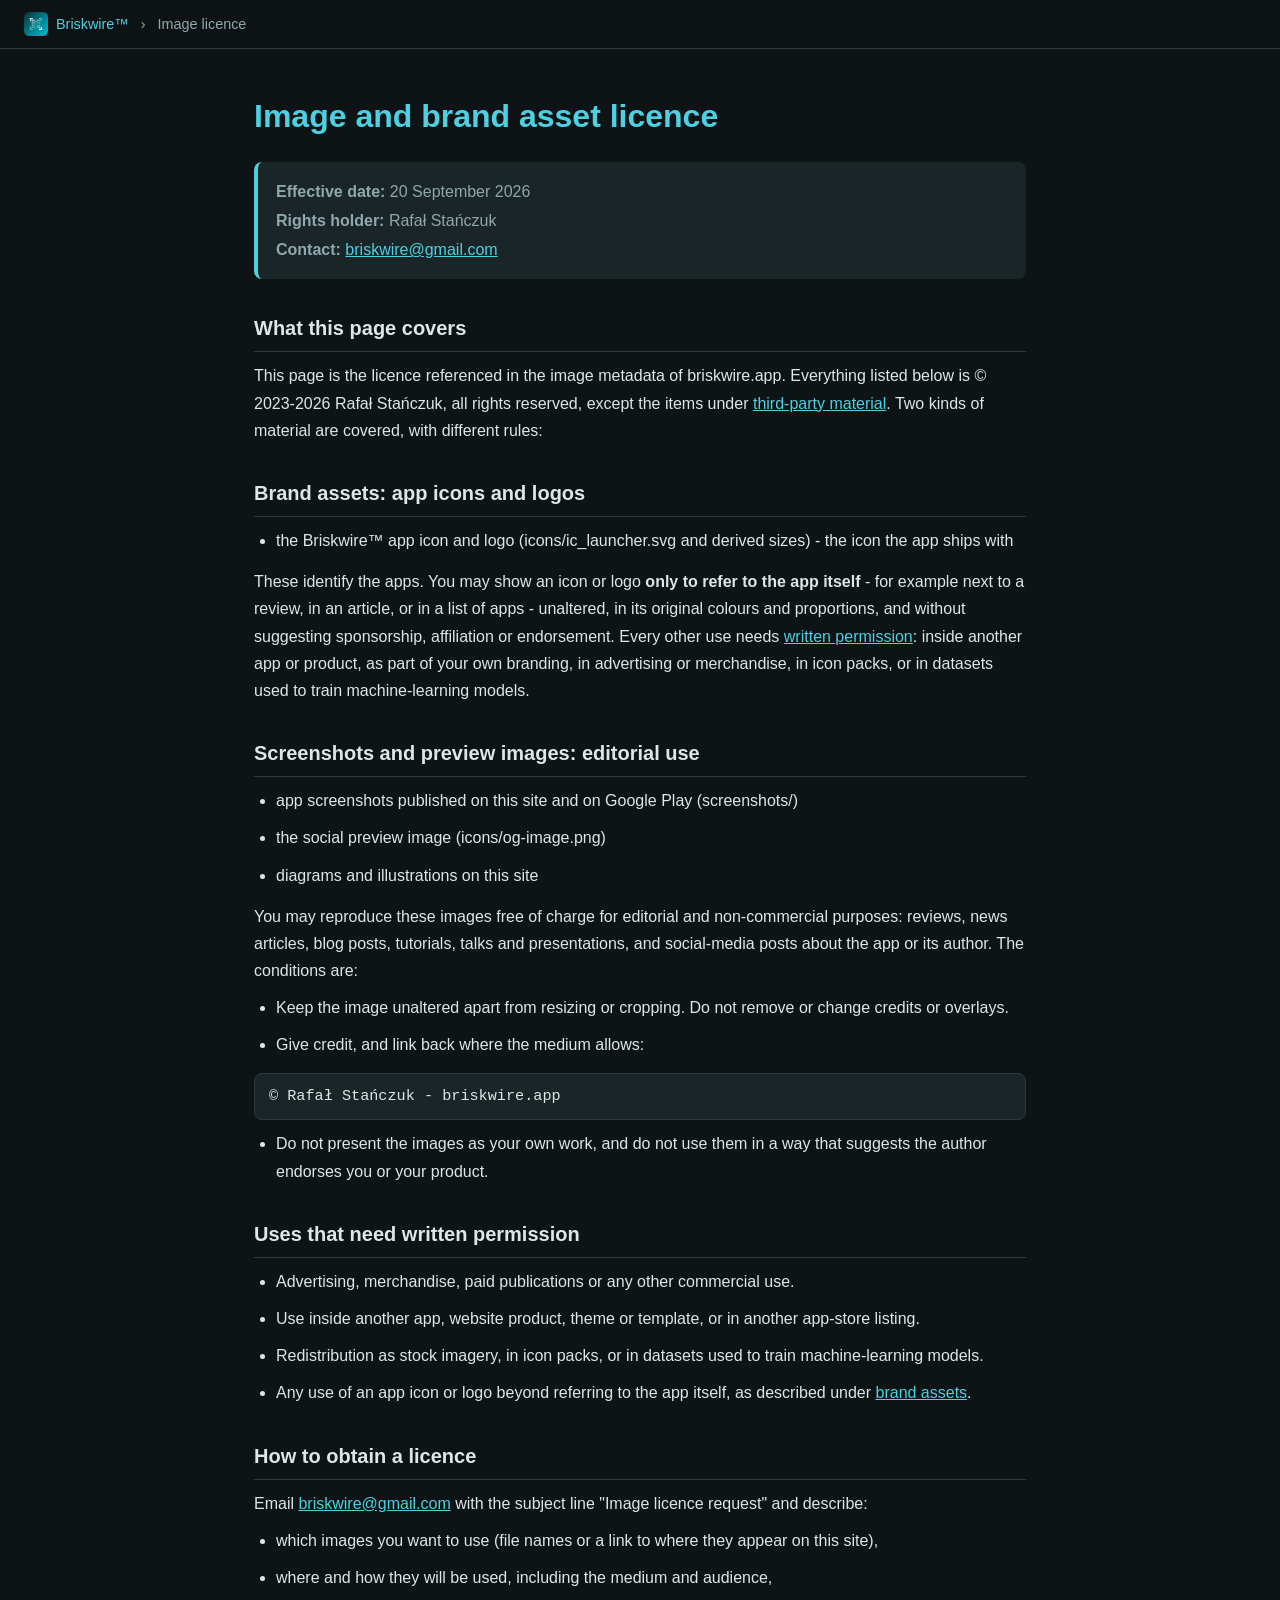
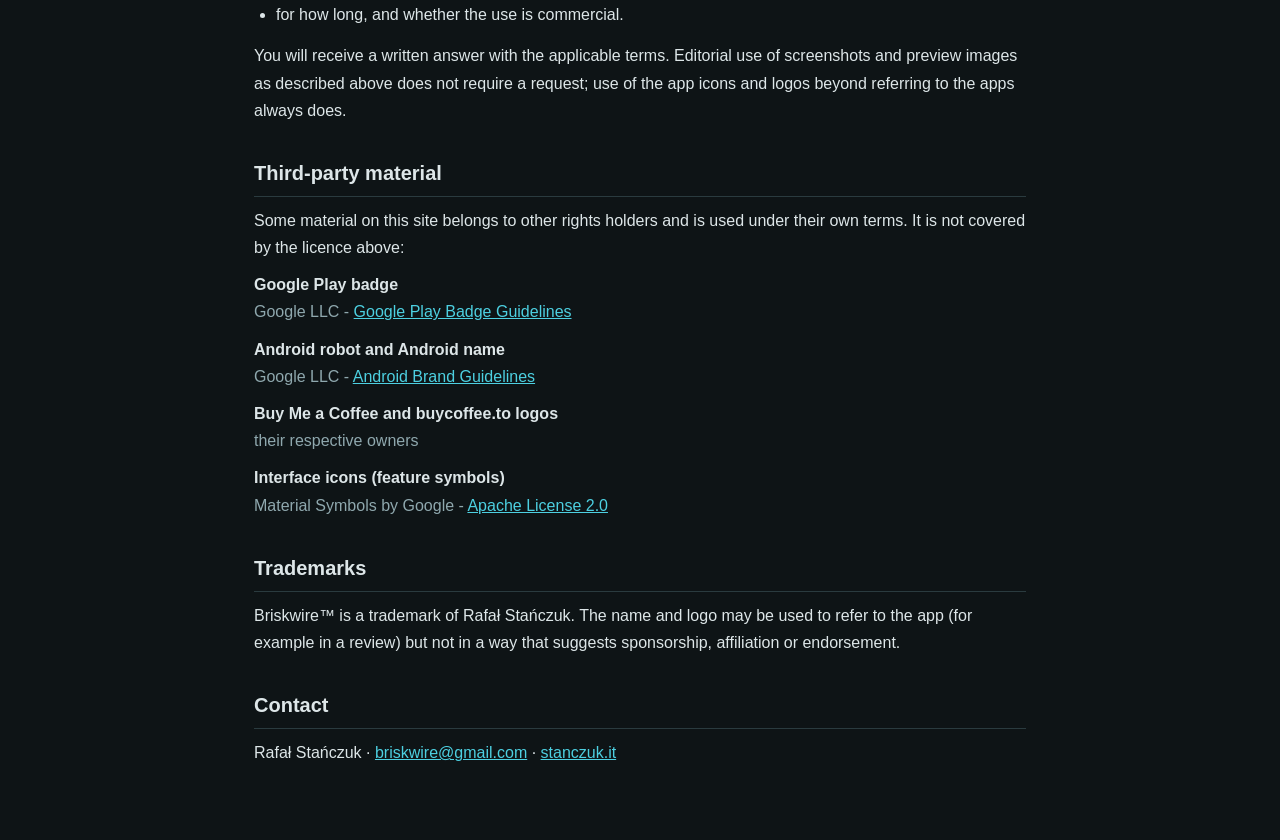
<file: image-license.html>
<!DOCTYPE html>
<html lang="en">
<head>
    <meta charset="UTF-8">
    <meta name="viewport" content="width=device-width, initial-scale=1.0">
    <title>Image and brand asset licence - Briskwire™</title>
    <meta name="description" content="How screenshots, icons and previews from briskwire.app may be used: free editorial use with credit, permission for commercial use, how to get a licence.">
    <meta name="robots" content="index, follow, max-snippet:-1, max-image-preview:large">
    <meta name="author" content="Rafał Stańczuk">
    <meta name="theme-color" content="#0e1416">
    <link rel="canonical" href="https://briskwire.app/image-license.html">
    <link rel="icon" href="/favicon.ico" sizes="16x16 32x32 48x48">
    <link rel="icon" type="image/svg+xml" href="/icons/ic_launcher.svg">
    <link rel="apple-touch-icon" sizes="180x180" href="/icons/apple-touch-icon.png">
    <meta property="og:type" content="article">
    <meta property="og:title" content="Image and brand asset licence - Briskwire™">
    <meta property="og:description" content="How screenshots, icons and previews from briskwire.app may be used: free editorial use with credit, permission for commercial use, how to get a licence.">
    <meta property="og:url" content="https://briskwire.app/image-license.html">
    <meta property="og:image" content="https://briskwire.app/icons/og-image.png">
    <meta property="og:site_name" content="Briskwire™">
    <meta property="og:locale" content="en_US">
    <meta name="twitter:card" content="summary">
    <meta name="twitter:title" content="Image and brand asset licence - Briskwire™">
    <meta name="twitter:description" content="How screenshots, icons and previews from briskwire.app may be used: free editorial use with credit, permission for commercial use, how to get a licence.">
    <script type="application/ld+json">
    {
      "@context": "https://schema.org",
      "@graph": [
        {
          "@type": "WebPage",
          "@id": "https://briskwire.app/image-license.html#webpage",
          "url": "https://briskwire.app/image-license.html",
          "name": "Image and brand asset licence - Briskwire™",
          "description": "How screenshots, icons and previews from briskwire.app may be used: free editorial use with credit, permission for commercial use, how to get a licence.",
          "inLanguage": "en",
          "isPartOf": {
            "@id": "https://briskwire.app/#website"
          },
          "publisher": {
            "@id": "https://briskwire.app/#organization"
          },
          "datePublished": "2026-09-20T21:29:00+02:00",
          "dateModified": "2026-09-20T21:29:00+02:00"
        },
        {
          "@type": "BreadcrumbList",
          "itemListElement": [
            {
              "@type": "ListItem",
              "position": 1,
              "name": "Briskwire™",
              "item": "https://briskwire.app/"
            },
            {
              "@type": "ListItem",
              "position": 2,
              "name": "Image and brand asset licence",
              "item": "https://briskwire.app/image-license.html"
            }
          ]
        }
      ]
    }
    </script>
    <style>
        :root { --bg:#0e1416; --surface:#1a2528; --primary:#4dd0e1; --on:#dde6e8; --muted:#8fa8ae; --border:#2a3b3f; }
        * { box-sizing:border-box; margin:0; padding:0; }
        body { font-family:'Segoe UI',Roboto,Helvetica,Arial,sans-serif; line-height:1.7; color:var(--on); background:var(--bg); min-height:100vh; }
        .page-nav { position:sticky; top:0; z-index:10; background:rgba(14,20,22,.92); backdrop-filter:blur(8px); border-bottom:1px solid var(--border); padding:12px 24px; display:flex; align-items:center; gap:12px; font-size:.9rem; }
        .page-nav a { color:var(--primary); text-decoration:none; font-weight:500; display:flex; align-items:center; gap:8px; }
        .page-nav .separator, .page-nav .page-title { color:var(--muted); }
        .container { max-width:820px; margin:0 auto; padding:40px 24px 64px; }
        h1 { font-size:2rem; color:var(--primary); margin-bottom:8px; }
        h2 { font-size:1.25rem; color:var(--on); margin:32px 0 10px; padding-bottom:6px; border-bottom:1px solid var(--border); }
        p, li { color:var(--on); margin-bottom:10px; }
        ul { padding-left:22px; margin-bottom:14px; }
        a { color:var(--primary); }
        .meta-info { background:var(--surface); border-left:4px solid var(--primary); border-radius:8px; padding:14px 18px; margin:18px 0 8px; }
        .meta-info p { margin:2px 0; color:var(--muted); }
        .credit { background:var(--surface); border:1px solid var(--border); border-radius:8px; padding:10px 14px; font-family:ui-monospace,Menlo,Consolas,monospace; font-size:.95rem; }
        dl { margin-bottom:14px; } dt { font-weight:600; margin-top:10px; } dd { color:var(--muted); margin-left:0; }
 </style>
</head>
<body>
    <nav class="page-nav"><a href="/" class="home-link"><img src="/icons/ic_launcher.svg" alt="" width="24" height="24"> Briskwire™</a><span class="separator">›</span><span class="page-title">Image licence</span></nav>
    <div class="container">
        <h1>Image and brand asset licence</h1>
        <div class="meta-info">
            <p><strong>Effective date:</strong> 20 September 2026</p>
            <p><strong>Rights holder:</strong> Rafał Stańczuk</p>
            <p><strong>Contact:</strong> <a href="mailto:briskwire@gmail.com">briskwire@gmail.com</a></p>
        </div>

        <h2 id="scope">What this page covers</h2>
        <p>This page is the licence referenced in the image metadata of briskwire.app. Everything listed below is © 2023-2026 Rafał Stańczuk, all rights reserved, except the items under <a href="#third-party">third-party material</a>. Two kinds of material are covered, with different rules:</p>

        <h2 id="brand">Brand assets: app icons and logos</h2>
        <ul>
            <li>the Briskwire™ app icon and logo (icons/ic_launcher.svg and derived sizes) - the icon the app ships with</li>
        </ul>
        <p>These identify the apps. You may show an icon or logo <strong>only to refer to the app itself</strong> - for example next to a review, in an article, or in a list of apps - unaltered, in its original colours and proportions, and without suggesting sponsorship, affiliation or endorsement. Every other use needs <a href="#request">written permission</a>: inside another app or product, as part of your own branding, in advertising or merchandise, in icon packs, or in datasets used to train machine-learning models.</p>

        <h2 id="editorial">Screenshots and preview images: editorial use</h2>
        <ul>
            <li>app screenshots published on this site and on Google Play (screenshots/)</li>
            <li>the social preview image (icons/og-image.png)</li>
            <li>diagrams and illustrations on this site</li>
        </ul>
        <p>You may reproduce these images free of charge for editorial and non-commercial purposes: reviews, news articles, blog posts, tutorials, talks and presentations, and social-media posts about the app or its author. The conditions are:</p>
        <ul>
            <li>Keep the image unaltered apart from resizing or cropping. Do not remove or change credits or overlays.</li>
            <li>Give credit, and link back where the medium allows:</li>
        </ul>
        <p class="credit">© Rafał Stańczuk - briskwire.app</p>
        <ul>
            <li>Do not present the images as your own work, and do not use them in a way that suggests the author endorses you or your product.</li>
        </ul>

        <h2 id="permission">Uses that need written permission</h2>
        <ul>
            <li>Advertising, merchandise, paid publications or any other commercial use.</li>
            <li>Use inside another app, website product, theme or template, or in another app-store listing.</li>
            <li>Redistribution as stock imagery, in icon packs, or in datasets used to train machine-learning models.</li>
            <li>Any use of an app icon or logo beyond referring to the app itself, as described under <a href="#brand">brand assets</a>.</li>
        </ul>

        <h2 id="request">How to obtain a licence</h2>
        <p>Email <a href="mailto:briskwire@gmail.com?subject=Image%20licence%20request%20(briskwire.app)">briskwire@gmail.com</a> with the subject line "Image licence request" and describe:</p>
        <ul>
            <li>which images you want to use (file names or a link to where they appear on this site),</li>
            <li>where and how they will be used, including the medium and audience,</li>
            <li>for how long, and whether the use is commercial.</li>
        </ul>
        <p>You will receive a written answer with the applicable terms. Editorial use of screenshots and preview images as described above does not require a request; use of the app icons and logos beyond referring to the apps always does.</p>

        <h2 id="third-party">Third-party material</h2>
        <p>Some material on this site belongs to other rights holders and is used under their own terms. It is not covered by the licence above:</p>
        <dl>
            <dt>Google Play badge</dt><dd>Google LLC - <a href="https://play.google.com/intl/en_us/badges/" target="_blank" rel="noopener">Google Play Badge Guidelines</a></dd>
            <dt>Android robot and Android name</dt><dd>Google LLC - <a href="https://developer.android.com/distribute/marketing-tools/brand-guidelines" target="_blank" rel="noopener">Android Brand Guidelines</a></dd>
            <dt>Buy Me a Coffee and buycoffee.to logos</dt><dd>their respective owners</dd>
            <dt>Interface icons (feature symbols)</dt><dd>Material Symbols by Google - <a href="https://github.com/google/material-design-icons/blob/master/LICENSE" target="_blank" rel="noopener">Apache License 2.0</a></dd>
        </dl>
        <h2>Trademarks</h2>
        <p>Briskwire™ is a trademark of Rafał Stańczuk. The name and logo may be used to refer to the app (for example in a review) but not in a way that suggests sponsorship, affiliation or endorsement.</p>

        <h2 id="contact">Contact</h2>
        <p>Rafał Stańczuk · <a href="mailto:briskwire@gmail.com">briskwire@gmail.com</a> · <a href="https://stanczuk.it/">stanczuk.it</a></p>
    </div>
</body>
</html>
</file>
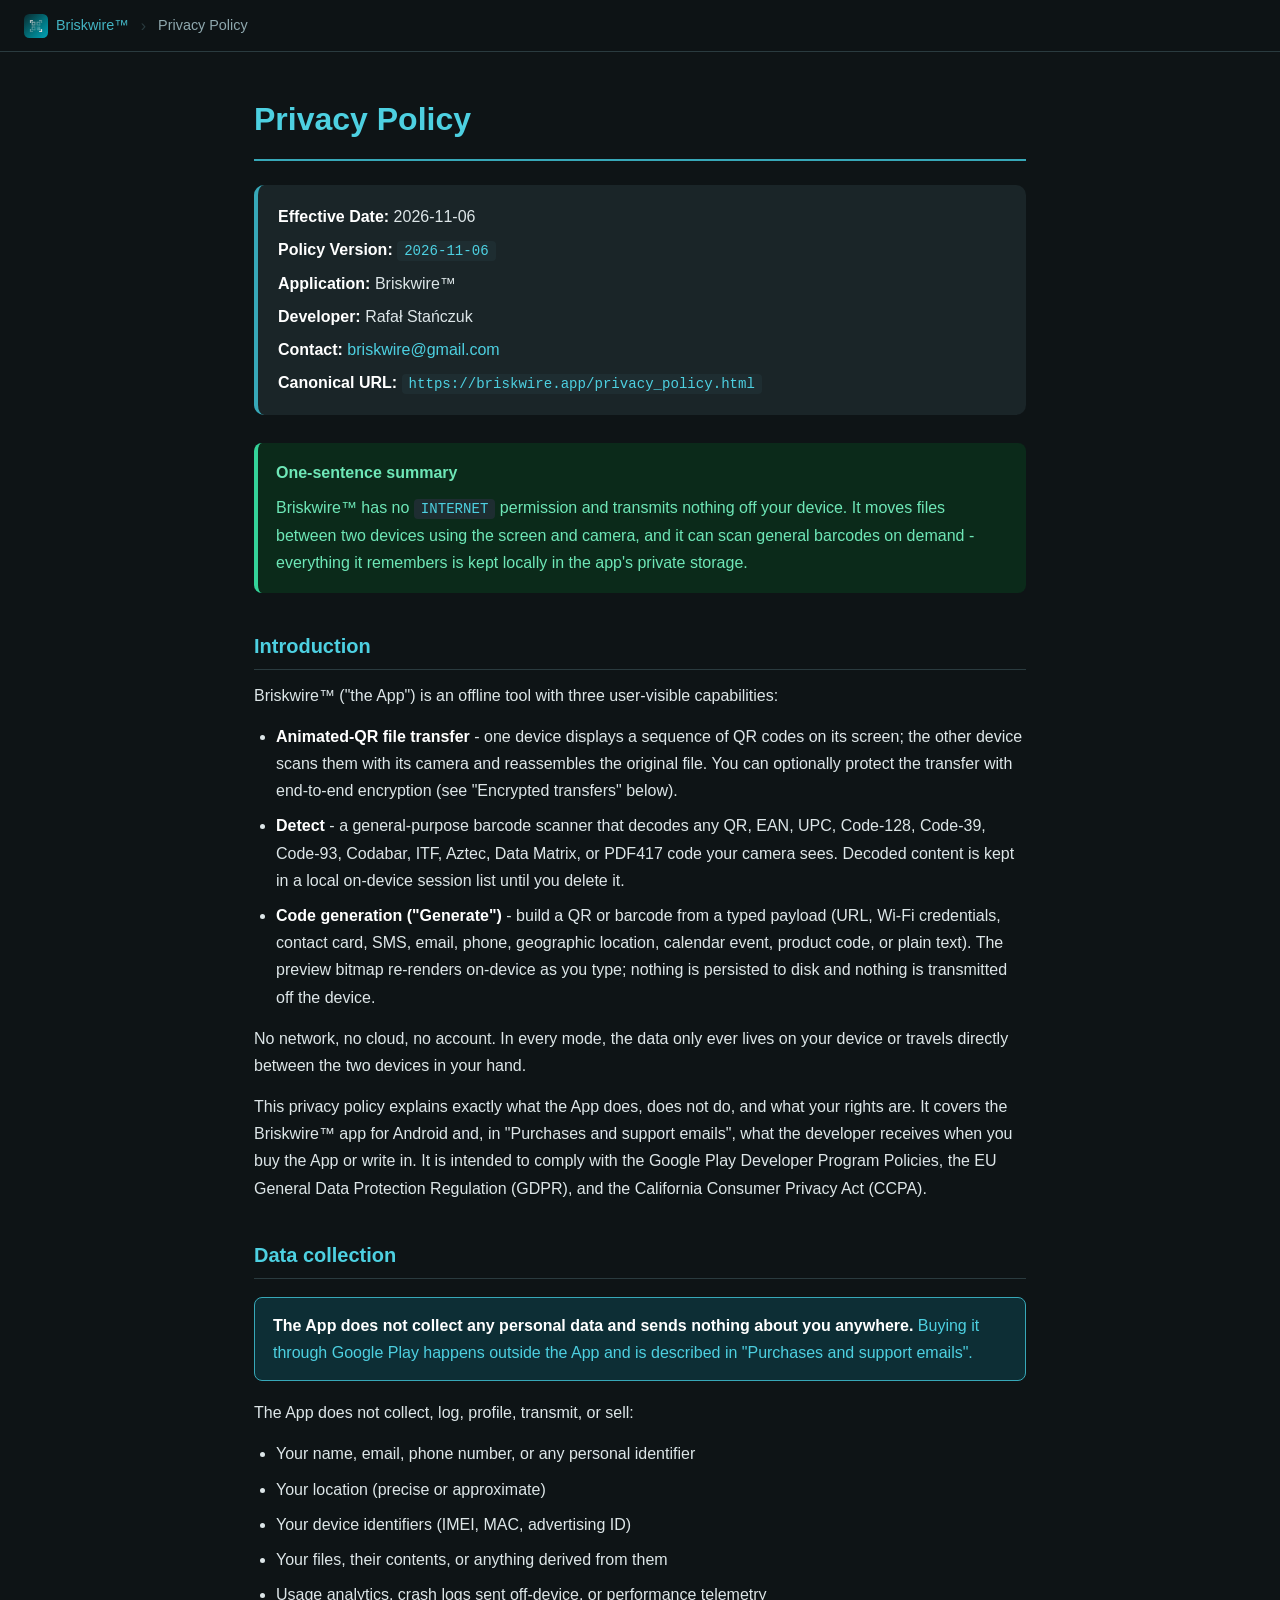
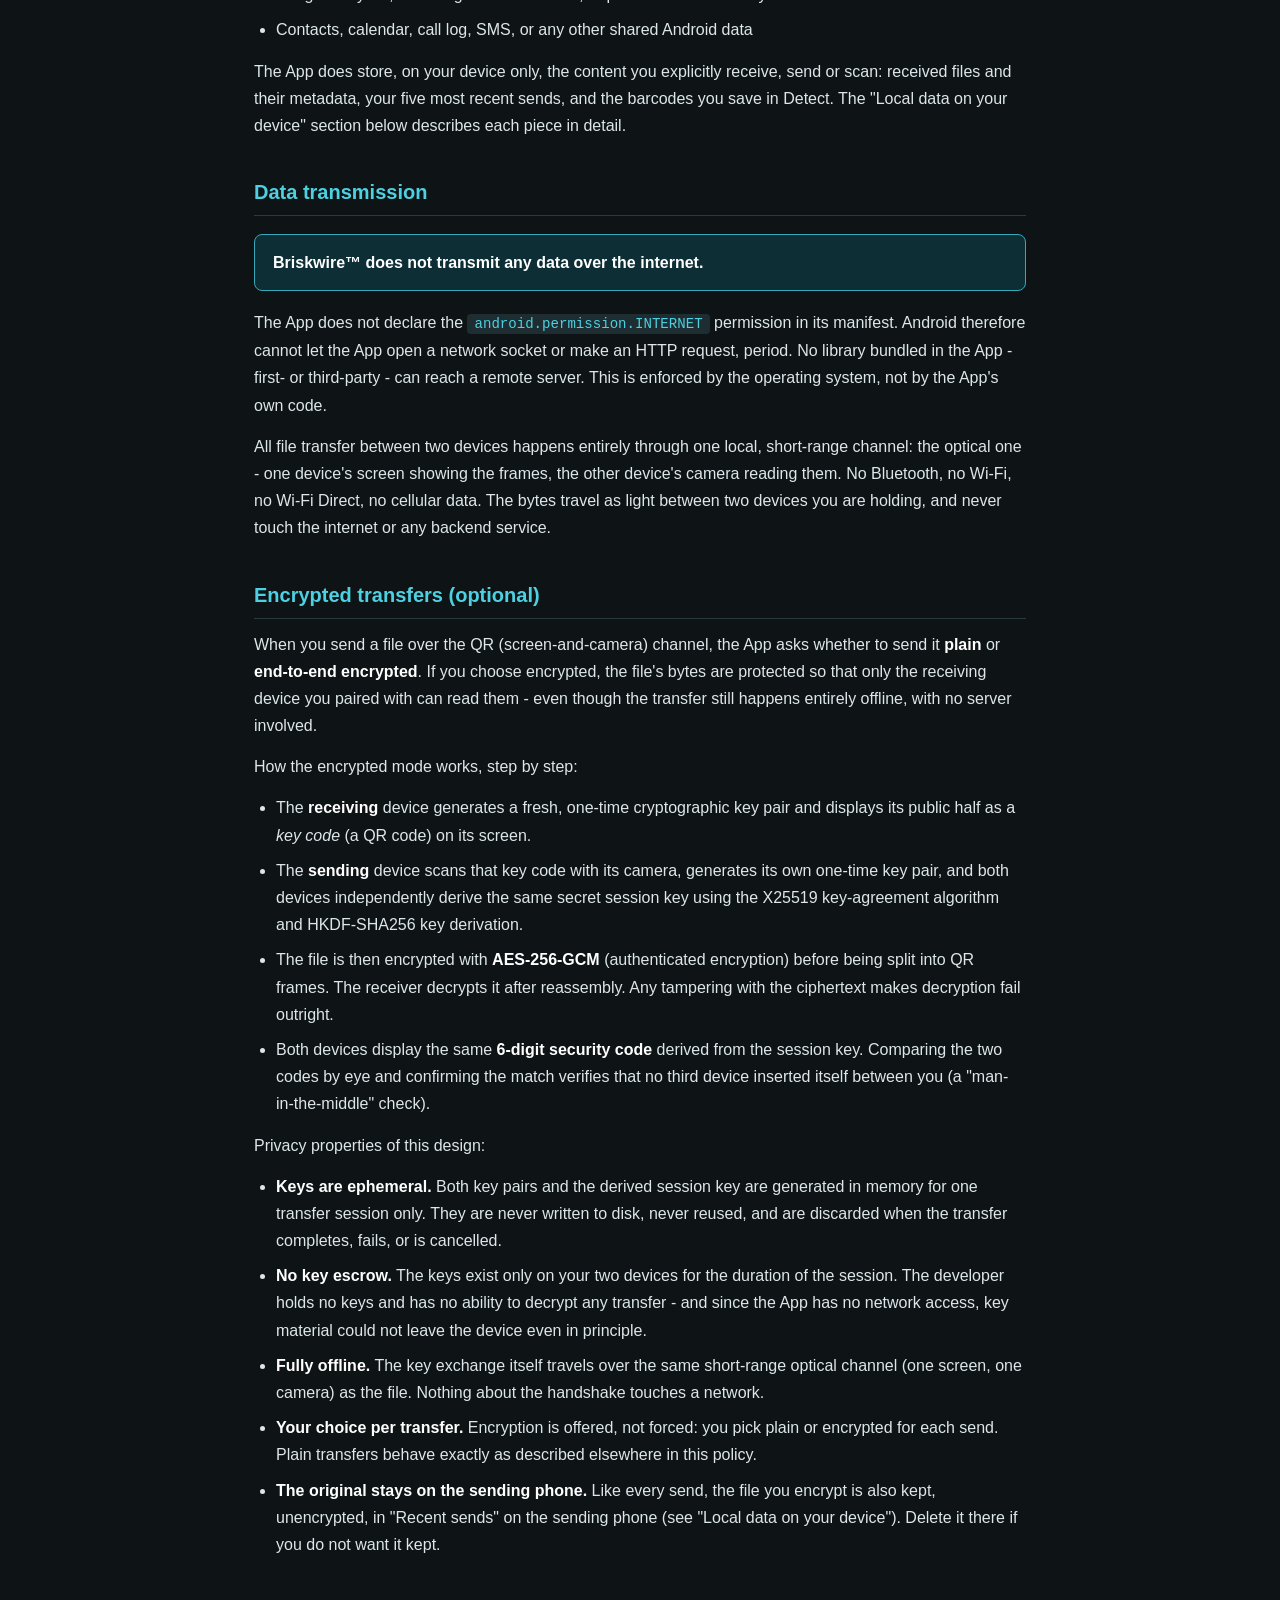
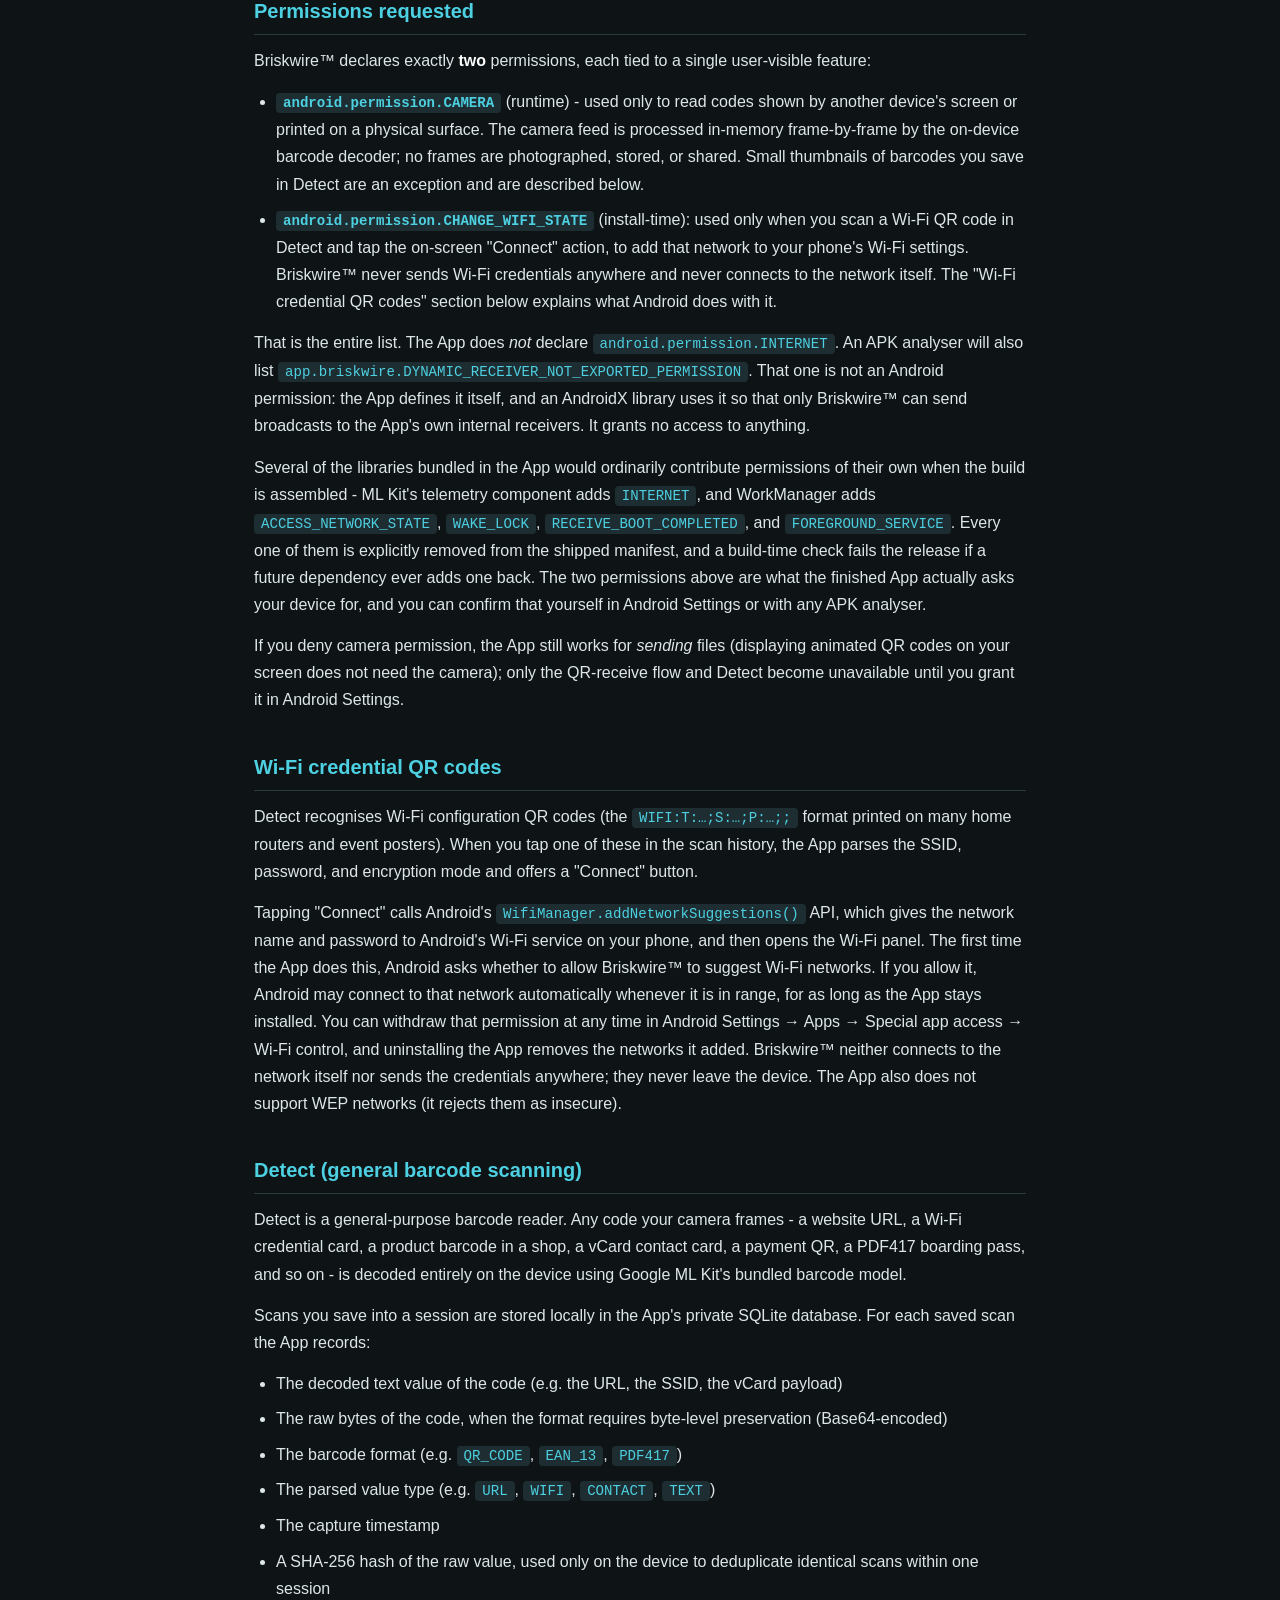
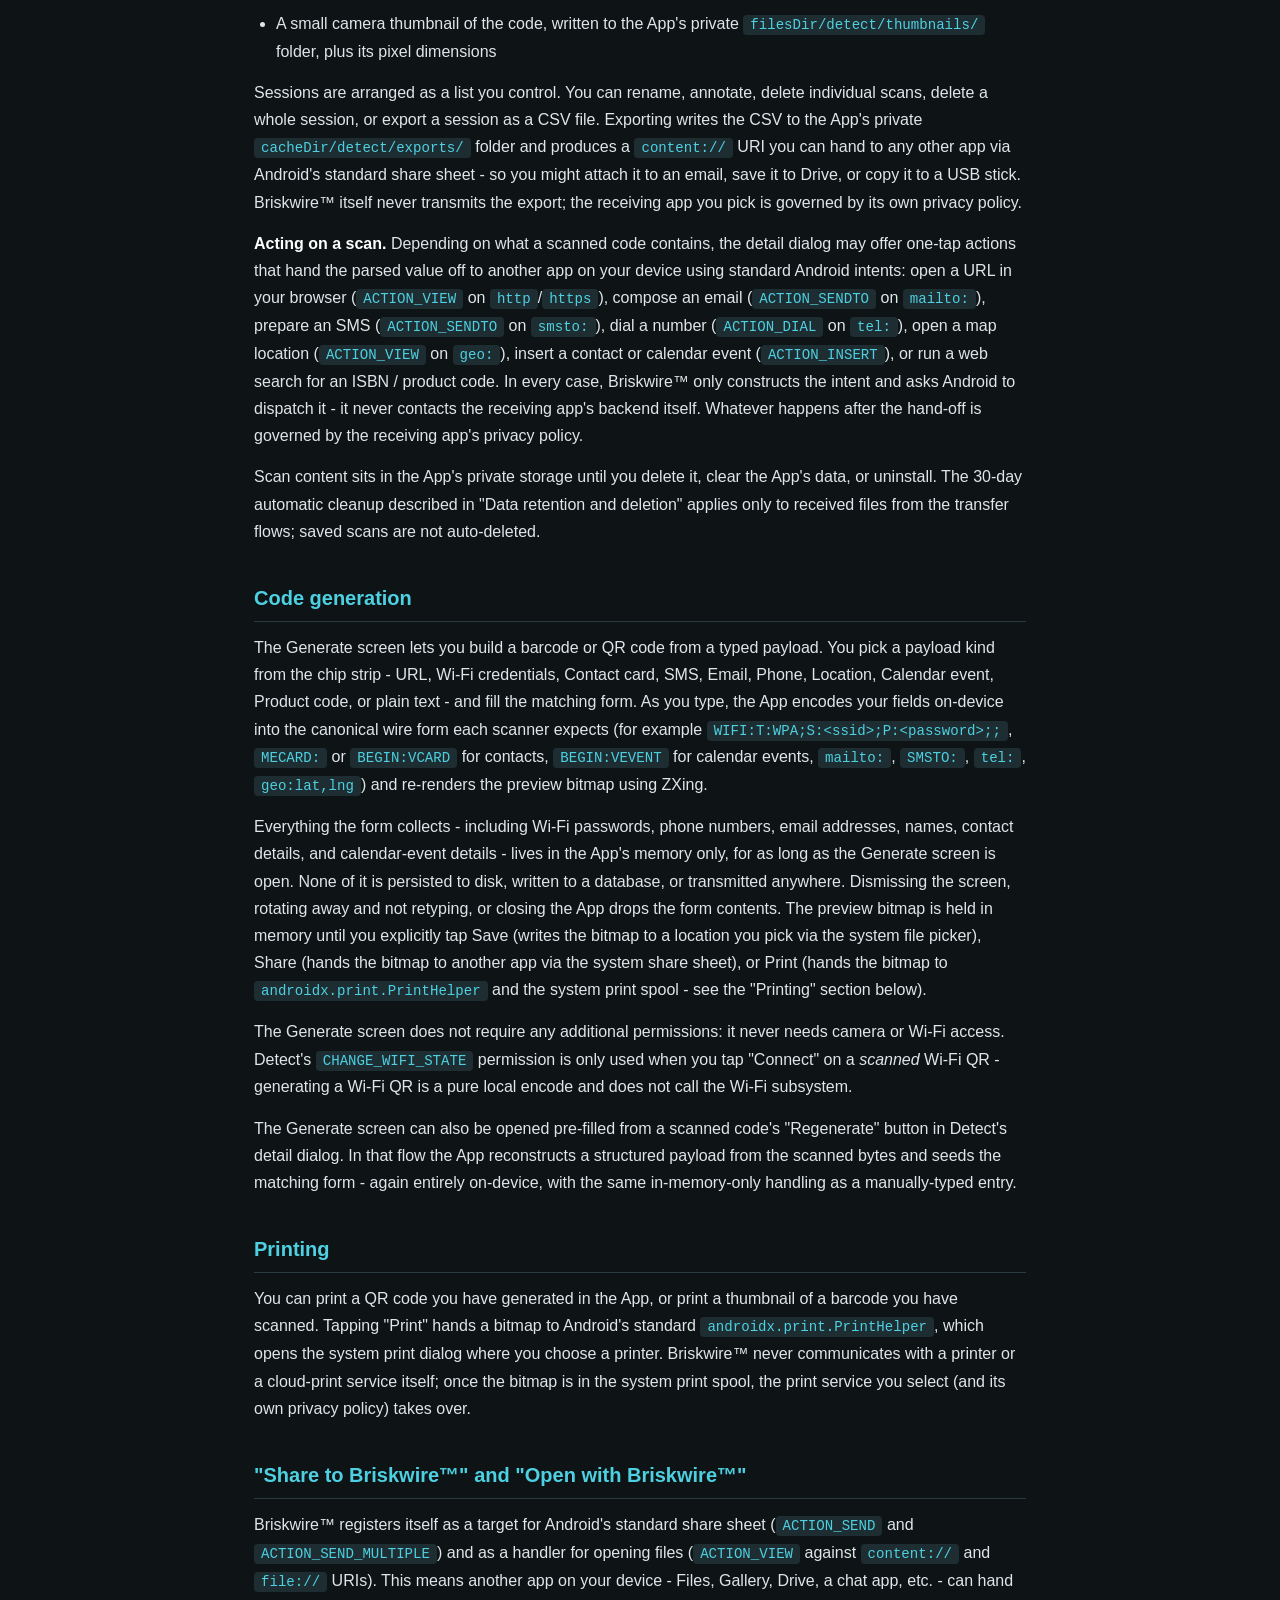
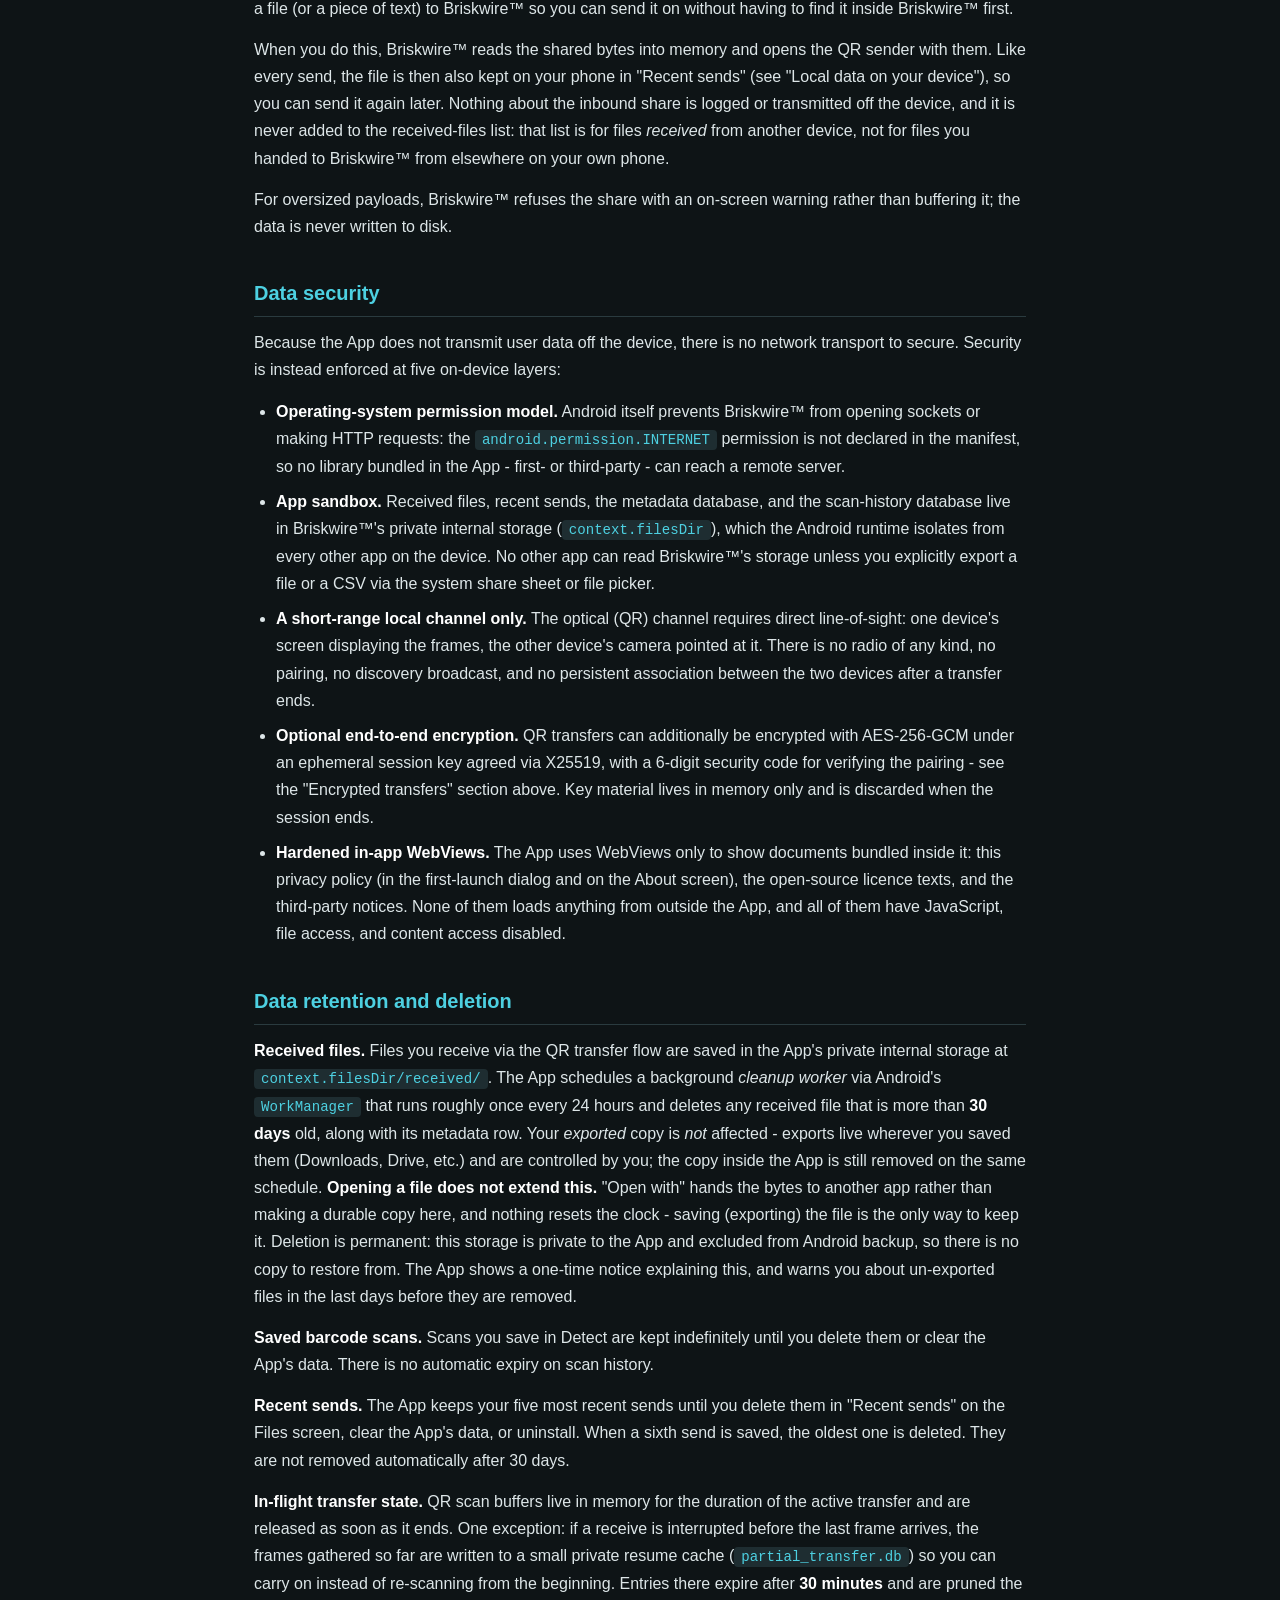
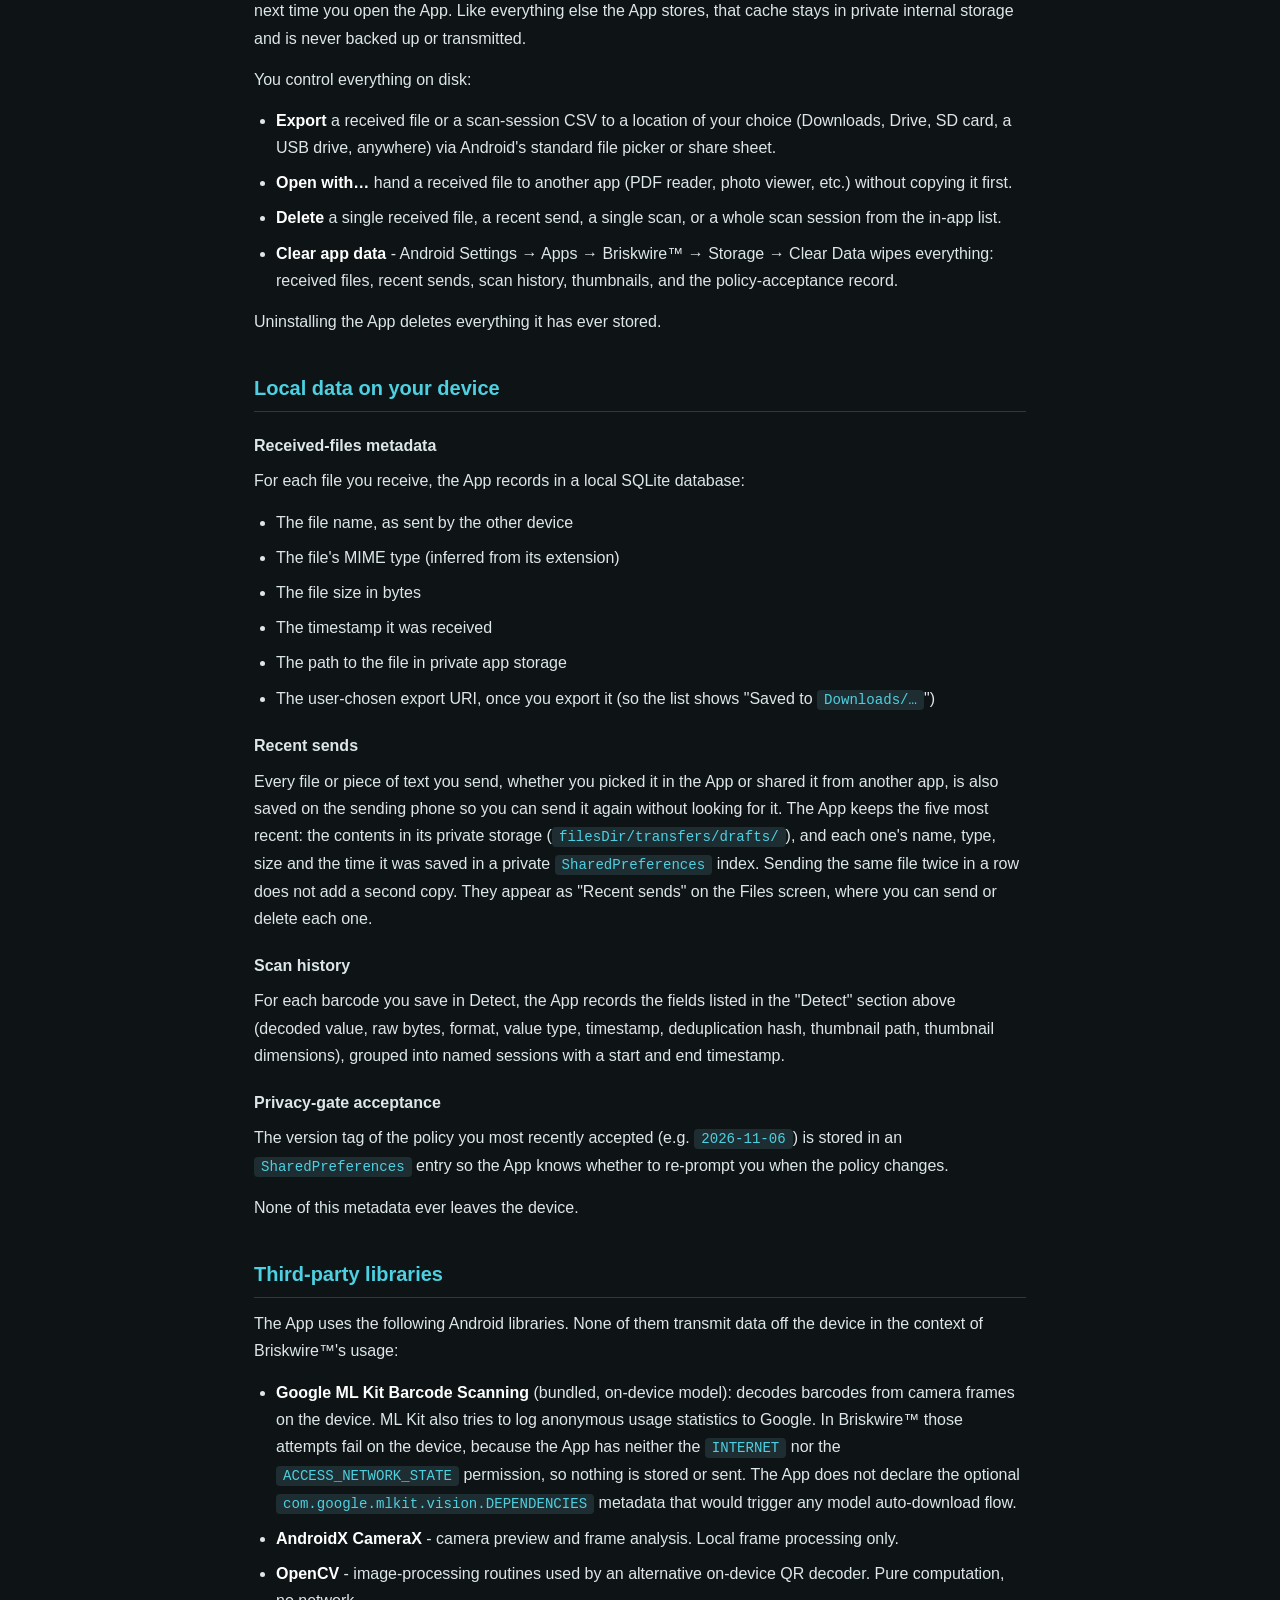
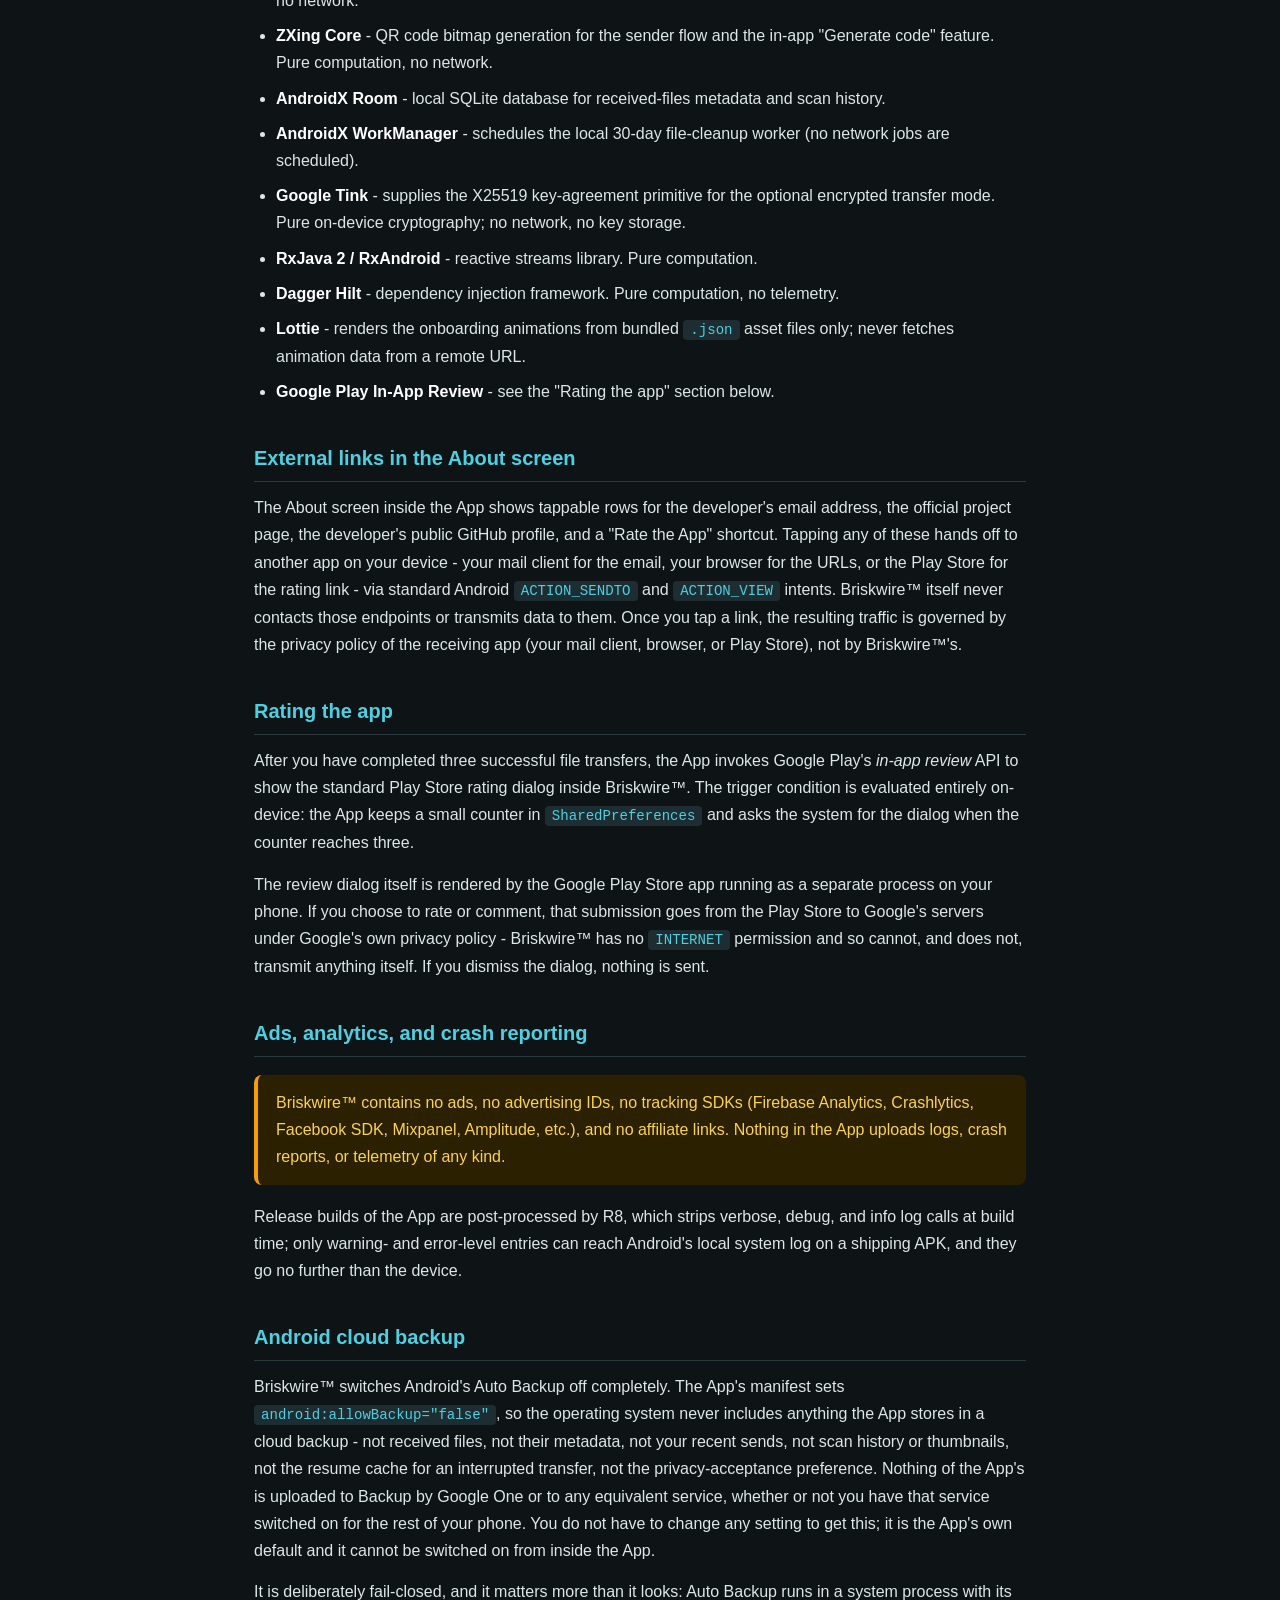
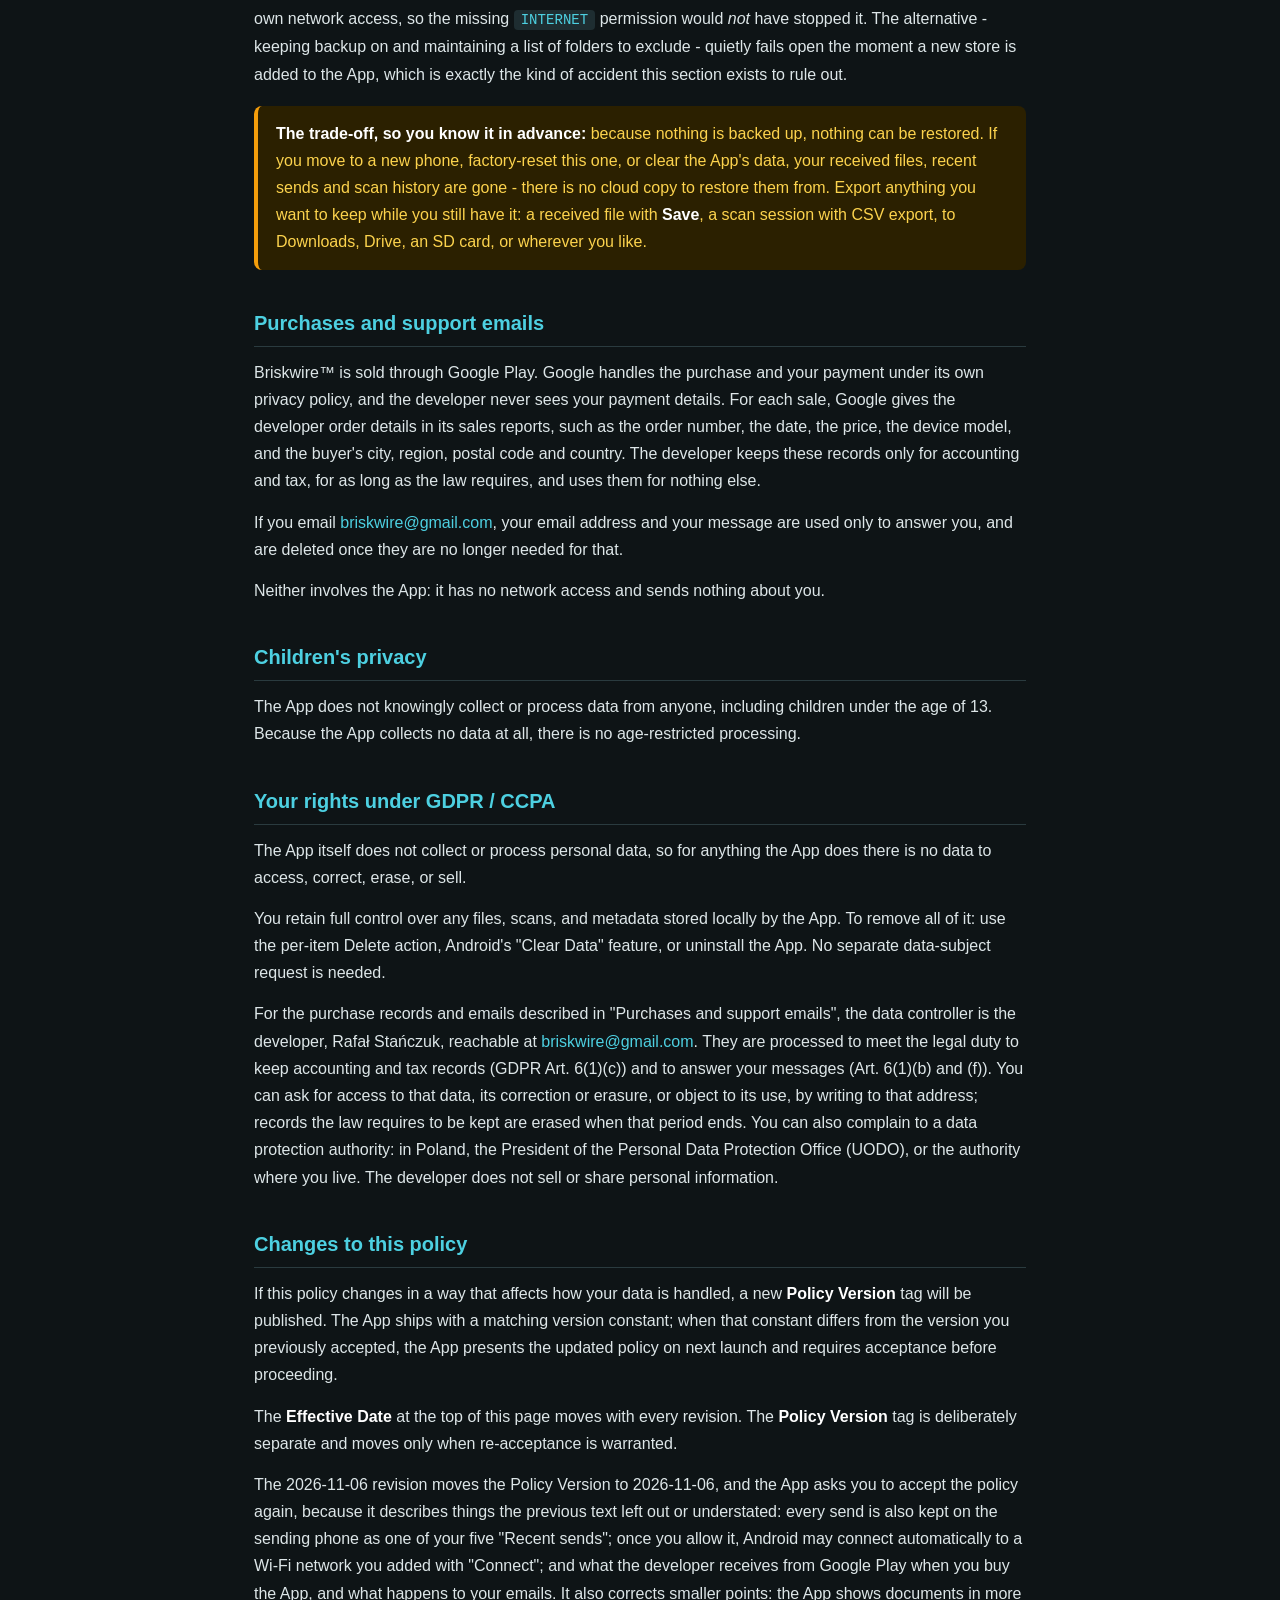
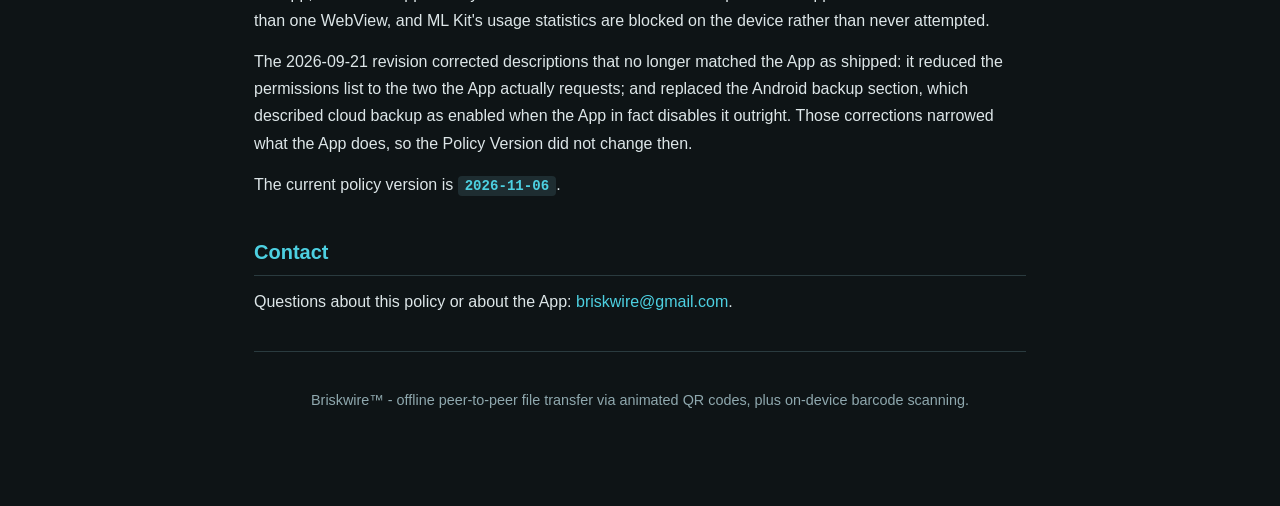
<file: privacy_policy.html>
<!DOCTYPE html>
<!--
  COPYRIGHT NOTICE
  © 2026 Rafał Stańczuk. All Rights Reserved.

  This file and all contents are protected by copyright law.
  Unauthorized copying, distribution, modification, or use is strictly prohibited.

  For licensing inquiries: briskwire@gmail.com
-->
<html lang="en">
<head>
    <meta charset="UTF-8">
    <meta name="viewport" content="width=device-width, initial-scale=1.0">
    <title>Privacy Policy - Briskwire™</title>
    <meta name="description" content="Briskwire™ privacy policy: no INTERNET permission, no data collection, no ads, nothing leaves your device. Permissions, local storage and GDPR/CCPA rights.">
    <meta name="robots" content="index, follow, max-snippet:-1, max-image-preview:large, noai, noimageai">
    <meta name="author" content="Rafał Stańczuk">
    <meta name="copyright" content="© 2026 Rafał Stańczuk. All Rights Reserved.">
    <meta name="theme-color" content="#0e1416">
    <link rel="canonical" href="https://briskwire.app/privacy_policy.html">
    <link rel="icon" href="favicon.ico" sizes="16x16 32x32 48x48">
    <link rel="icon" type="image/svg+xml" href="icons/ic_launcher.svg">
    <link rel="icon" type="image/png" sizes="96x96" href="icons/favicon-96.png">
    <link rel="apple-touch-icon" sizes="180x180" href="icons/apple-touch-icon.png">

    <!-- Open Graph / Twitter -->
    <meta property="og:type" content="article">
    <meta property="og:title" content="Privacy Policy - Briskwire™">
    <meta property="og:description" content="Briskwire™ privacy policy: no INTERNET permission, no data collection, no ads, nothing leaves your device. Permissions, local storage and GDPR/CCPA rights.">
    <meta property="og:image" content="https://briskwire.app/icons/og-image.png">
    <meta property="og:image:width" content="1200">
    <meta property="og:image:height" content="630">
    <meta property="og:image:alt" content="Briskwire app icon with the tagline Offline file transfer for Android">
    <meta property="og:url" content="https://briskwire.app/privacy_policy.html">
    <meta property="og:site_name" content="Briskwire™">
    <meta property="og:locale" content="en_US">
    <meta name="twitter:card" content="summary_large_image">
    <meta name="twitter:site" content="@briskwire">
    <meta name="twitter:title" content="Privacy Policy - Briskwire™">
    <meta name="twitter:description" content="Briskwire™ privacy policy: no INTERNET permission, no data collection, no ads, nothing leaves your device. Permissions, local storage and GDPR/CCPA rights.">
    <meta name="twitter:image" content="https://briskwire.app/icons/og-image.png">

    <!-- Structured Data (JSON-LD) -->
    <script type="application/ld+json">
    {
      "@context": "https://schema.org",
      "@graph": [
        {
          "@type": "WebPage",
          "@id": "https://briskwire.app/privacy_policy.html#webpage",
          "url": "https://briskwire.app/privacy_policy.html",
          "name": "Privacy Policy - Briskwire™",
          "description": "Briskwire™ privacy policy: no INTERNET permission, no data collection, no ads, nothing leaves your device. Permissions, local storage and GDPR/CCPA rights.",
          "inLanguage": "en",
          "isPartOf": {
            "@id": "https://briskwire.app/#website"
          },
          "about": {
            "@id": "https://briskwire.app/#app"
          },
          "publisher": {
            "@id": "https://briskwire.app/#organization"
          },
          "datePublished": "2026-05-17T12:25:56+02:00",
          "dateModified": "2026-11-06T00:00:00+01:00"
        },
        {
          "@type": "BreadcrumbList",
          "itemListElement": [
            {
              "@type": "ListItem",
              "position": 1,
              "name": "Briskwire™",
              "item": "https://briskwire.app/"
            },
            {
              "@type": "ListItem",
              "position": 2,
              "name": "Privacy Policy",
              "item": "https://briskwire.app/privacy_policy.html"
            }
          ]
        }
      ]
    }
    </script>
    <style>
        :root {
            --bg: #0e1416;
            --surface: #1a2528;
            --surface-alt: #212e32;
            --primary: #4dd0e1;
            --primary-dim: #37a8b8;
            --on-surface: #dde6e8;
            --on-surface-muted: #8fa8ae;
            --border: #2a3b3f;
            --code-bg: #1e2d31;
            --highlight-info: #0d2e35;
            --highlight-info-border: #37a8b8;
            --highlight-warn: #2b2000;
            --highlight-warn-border: #f59e0b;
            --highlight-success: #0b2a1a;
            --highlight-success-border: #34d399;
            --highlight-success-text: #6ee7b7;
        }

        * { box-sizing: border-box; margin: 0; padding: 0; }

        body {
            font-family: 'Segoe UI', Roboto, Helvetica, Arial, sans-serif;
            line-height: 1.7;
            color: var(--on-surface);
            background-color: var(--bg);
            min-height: 100vh;
        }

        .page-nav {
            position: sticky;
            top: 0;
            z-index: 10;
            background: rgba(14, 20, 22, 0.92);
            backdrop-filter: blur(8px);
            border-bottom: 1px solid var(--border);
            padding: 12px 24px;
            display: flex;
            align-items: center;
            gap: 12px;
        }

        .page-nav a.home-link {
            display: flex;
            align-items: center;
            gap: 8px;
            color: var(--primary);
            text-decoration: none;
            font-size: 0.9rem;
            font-weight: 500;
            opacity: 0.85;
            transition: opacity 0.15s;
        }
        .page-nav a.home-link:hover { opacity: 1; }
        .page-nav a.home-link img { width: 24px; height: 24px; }
        .page-nav .separator { color: var(--border); }
        .page-nav .page-title { color: var(--on-surface-muted); font-size: 0.9rem; }

        .container {
            max-width: 820px;
            margin: 0 auto;
            padding: 40px 24px 80px;
        }

        h1 {
            font-size: 2rem;
            font-weight: 700;
            color: var(--primary);
            border-bottom: 2px solid var(--primary-dim);
            padding-bottom: 12px;
            margin-bottom: 24px;
        }

        h2 {
            font-size: 1.25rem;
            font-weight: 600;
            color: var(--primary);
            margin-top: 36px;
            margin-bottom: 12px;
            border-bottom: 1px solid var(--border);
            padding-bottom: 6px;
        }

        h3 {
            font-size: 1rem;
            font-weight: 600;
            color: var(--on-surface);
            margin-top: 20px;
            margin-bottom: 8px;
        }

        p { margin-bottom: 14px; }

        ul {
            padding-left: 22px;
            margin-bottom: 14px;
        }

        li { margin-bottom: 8px; }

        strong { color: #fff; font-weight: 600; }

        a { color: var(--primary); text-decoration: none; }
        a:hover { text-decoration: underline; }

        hr {
            border: 0;
            border-top: 1px solid var(--border);
            margin: 36px 0;
        }

        code {
            background: var(--code-bg);
            color: var(--primary);
            padding: 2px 7px;
            border-radius: 4px;
            font-size: 0.88em;
            font-family: 'JetBrains Mono', 'Courier New', monospace;
            overflow-wrap: anywhere;
            word-break: break-word;
        }

        .meta-info {
            background: var(--surface);
            padding: 18px 20px;
            border-radius: 10px;
            margin-bottom: 28px;
            border-left: 4px solid var(--primary-dim);
        }

        .meta-info p { margin-bottom: 6px; }
        .meta-info p:last-child { margin-bottom: 0; }

        .important-box {
            background: var(--highlight-info);
            border: 1px solid var(--highlight-info-border);
            color: var(--primary);
            padding: 14px 18px;
            border-radius: 8px;
            margin: 18px 0;
            font-weight: 500;
        }

        .exclusion-box {
            background: var(--highlight-warn);
            border-left: 4px solid var(--highlight-warn-border);
            color: #fcd34d;
            padding: 14px 18px;
            border-radius: 8px;
            margin: 18px 0;
        }

        .summary-box {
            background: var(--highlight-success);
            border-left: 4px solid var(--highlight-success-border);
            color: var(--highlight-success-text);
            padding: 16px 18px;
            border-radius: 8px;
            margin: 18px 0;
        }

        .summary-box h3 {
            color: var(--highlight-success-text);
            margin-top: 0;
        }

        .footer-note {
            text-align: center;
            color: var(--on-surface-muted);
            font-size: 0.9em;
            margin-top: 8px;
        }

        @media (max-width: 600px) {
            h1 { font-size: 1.5rem; }
            .container { padding: 24px 16px 60px; }
        }
    </style>
</head>
<body>

    <nav class="page-nav">
        <a href="/" class="home-link">
            <img src="icons/ic_launcher.svg" alt="" width="24" height="24">
            Briskwire™
        </a>
        <span class="separator">›</span>
        <span class="page-title">Privacy Policy</span>
    </nav>

    <div class="container">


        <h1>Privacy Policy</h1>

        <div class="meta-info">
            <p><strong>Effective Date:</strong> 2026-11-06</p>
            <p><strong>Policy Version:</strong> <code>2026-11-06</code></p>
            <p><strong>Application:</strong> Briskwire™</p>
            <p><strong>Developer:</strong> Rafał Stańczuk</p>
            <p><strong>Contact:</strong> <a href="mailto:briskwire@gmail.com">briskwire@gmail.com</a></p>
            <p><strong>Canonical URL:</strong> <a href="https://briskwire.app/privacy_policy.html"><code>https://briskwire.app/privacy_policy.html</code></a></p>
        </div>

        <div class="summary-box">
            <h3>One-sentence summary</h3>
            <p style="margin-bottom: 0;">Briskwire™ has no <code>INTERNET</code> permission and transmits nothing off your device. It moves files between two devices using the screen and camera, and it can scan general barcodes on demand - everything it remembers is kept locally in the app's private storage.</p>
        </div>

        <h2>Introduction</h2>
        <p>Briskwire™ ("the App") is an offline tool with three user-visible capabilities:</p>
        <ul>
            <li><strong>Animated-QR file transfer</strong> - one device displays a sequence of QR codes on its screen; the other device scans them with its camera and reassembles the original file. You can optionally protect the transfer with end-to-end encryption (see "Encrypted transfers" below).</li>
            <li><strong>Detect</strong> - a general-purpose barcode scanner that decodes any QR, EAN, UPC, Code-128, Code-39, Code-93, Codabar, ITF, Aztec, Data Matrix, or PDF417 code your camera sees. Decoded content is kept in a local on-device session list until you delete it.</li>
            <li><strong>Code generation ("Generate")</strong> - build a QR or barcode from a typed payload (URL, Wi-Fi credentials, contact card, SMS, email, phone, geographic location, calendar event, product code, or plain text). The preview bitmap re-renders on-device as you type; nothing is persisted to disk and nothing is transmitted off the device.</li>
        </ul>
        <p>No network, no cloud, no account. In every mode, the data only ever lives on your device or travels directly between the two devices in your hand.</p>

        <p>This privacy policy explains exactly what the App does, does not do, and what your rights are. It covers the Briskwire™ app for Android and, in "Purchases and support emails", what the developer receives when you buy the App or write in. It is intended to comply with the Google Play Developer Program Policies, the EU General Data Protection Regulation (GDPR), and the California Consumer Privacy Act (CCPA).</p>

        <h2>Data collection</h2>
        <div class="important-box">
            <p style="margin-bottom: 0;"><strong>The App does not collect any personal data and sends nothing about you anywhere.</strong> Buying it through Google Play happens outside the App and is described in "Purchases and support emails".</p>
        </div>

        <p>The App does not collect, log, profile, transmit, or sell:</p>
        <ul>
            <li>Your name, email, phone number, or any personal identifier</li>
            <li>Your location (precise or approximate)</li>
            <li>Your device identifiers (IMEI, MAC, advertising ID)</li>
            <li>Your files, their contents, or anything derived from them</li>
            <li>Usage analytics, crash logs sent off-device, or performance telemetry</li>
            <li>Contacts, calendar, call log, SMS, or any other shared Android data</li>
        </ul>

        <p>The App does store, on your device only, the content you explicitly receive, send or scan: received files and their metadata, your five most recent sends, and the barcodes you save in Detect. The "Local data on your device" section below describes each piece in detail.</p>

        <h2>Data transmission</h2>
        <div class="important-box">
            <p style="margin-bottom: 0;"><strong>Briskwire™ does not transmit any data over the internet.</strong></p>
        </div>

        <p>The App does not declare the <code>android.permission.INTERNET</code> permission in its manifest. Android therefore cannot let the App open a network socket or make an HTTP request, period. No library bundled in the App - first- or third-party - can reach a remote server. This is enforced by the operating system, not by the App's own code.</p>

        <p>All file transfer between two devices happens entirely through one local, short-range channel: the optical one - one device's screen showing the frames, the other device's camera reading them. No Bluetooth, no Wi-Fi, no Wi-Fi Direct, no cellular data. The bytes travel as light between two devices you are holding, and never touch the internet or any backend service.</p>

        <h2>Encrypted transfers (optional)</h2>
        <p>When you send a file over the QR (screen-and-camera) channel, the App asks whether to send it <strong>plain</strong> or <strong>end-to-end encrypted</strong>. If you choose encrypted, the file's bytes are protected so that only the receiving device you paired with can read them - even though the transfer still happens entirely offline, with no server involved.</p>

        <p>How the encrypted mode works, step by step:</p>
        <ul>
            <li>The <strong>receiving</strong> device generates a fresh, one-time cryptographic key pair and displays its public half as a <em>key code</em> (a QR code) on its screen.</li>
            <li>The <strong>sending</strong> device scans that key code with its camera, generates its own one-time key pair, and both devices independently derive the same secret session key using the X25519 key-agreement algorithm and HKDF-SHA256 key derivation.</li>
            <li>The file is then encrypted with <strong>AES-256-GCM</strong> (authenticated encryption) before being split into QR frames. The receiver decrypts it after reassembly. Any tampering with the ciphertext makes decryption fail outright.</li>
            <li>Both devices display the same <strong>6-digit security code</strong> derived from the session key. Comparing the two codes by eye and confirming the match verifies that no third device inserted itself between you (a "man-in-the-middle" check).</li>
        </ul>

        <p>Privacy properties of this design:</p>
        <ul>
            <li><strong>Keys are ephemeral.</strong> Both key pairs and the derived session key are generated in memory for one transfer session only. They are never written to disk, never reused, and are discarded when the transfer completes, fails, or is cancelled.</li>
            <li><strong>No key escrow.</strong> The keys exist only on your two devices for the duration of the session. The developer holds no keys and has no ability to decrypt any transfer - and since the App has no network access, key material could not leave the device even in principle.</li>
            <li><strong>Fully offline.</strong> The key exchange itself travels over the same short-range optical channel (one screen, one camera) as the file. Nothing about the handshake touches a network.</li>
            <li><strong>Your choice per transfer.</strong> Encryption is offered, not forced: you pick plain or encrypted for each send. Plain transfers behave exactly as described elsewhere in this policy.</li>
            <li><strong>The original stays on the sending phone.</strong> Like every send, the file you encrypt is also kept, unencrypted, in "Recent sends" on the sending phone (see "Local data on your device"). Delete it there if you do not want it kept.</li>
        </ul>

        <h2>Permissions requested</h2>
        <p>Briskwire™ declares exactly <strong>two</strong> permissions, each tied to a single user-visible feature:</p>
        <ul>
            <li><strong><code>android.permission.CAMERA</code></strong> (runtime) - used only to read codes shown by another device's screen or printed on a physical surface. The camera feed is processed in-memory frame-by-frame by the on-device barcode decoder; no frames are photographed, stored, or shared. Small thumbnails of barcodes you save in Detect are an exception and are described below.</li>
            <li><strong><code>android.permission.CHANGE_WIFI_STATE</code></strong> (install-time): used only when you scan a Wi-Fi QR code in Detect and tap the on-screen "Connect" action, to add that network to your phone's Wi-Fi settings. Briskwire™ never sends Wi-Fi credentials anywhere and never connects to the network itself. The "Wi-Fi credential QR codes" section below explains what Android does with it.</li>
        </ul>
        <p>That is the entire list. The App does <em>not</em> declare <code>android.permission.INTERNET</code>. An APK analyser will also list <code>app.briskwire.DYNAMIC_RECEIVER_NOT_EXPORTED_PERMISSION</code>. That one is not an Android permission: the App defines it itself, and an AndroidX library uses it so that only Briskwire™ can send broadcasts to the App's own internal receivers. It grants no access to anything.</p>

        <p>Several of the libraries bundled in the App would ordinarily contribute permissions of their own when the build is assembled - ML Kit's telemetry component adds <code>INTERNET</code>, and WorkManager adds <code>ACCESS_NETWORK_STATE</code>, <code>WAKE_LOCK</code>, <code>RECEIVE_BOOT_COMPLETED</code>, and <code>FOREGROUND_SERVICE</code>. Every one of them is explicitly removed from the shipped manifest, and a build-time check fails the release if a future dependency ever adds one back. The two permissions above are what the finished App actually asks your device for, and you can confirm that yourself in Android Settings or with any APK analyser.</p>

        <p>If you deny camera permission, the App still works for <em>sending</em> files (displaying animated QR codes on your screen does not need the camera); only the QR-receive flow and Detect become unavailable until you grant it in Android Settings.</p>

        <h2>Wi-Fi credential QR codes</h2>
        <p>Detect recognises Wi-Fi configuration QR codes (the <code>WIFI:T:…;S:…;P:…;;</code> format printed on many home routers and event posters). When you tap one of these in the scan history, the App parses the SSID, password, and encryption mode and offers a "Connect" button.</p>

        <p>Tapping "Connect" calls Android's <code>WifiManager.addNetworkSuggestions()</code> API, which gives the network name and password to Android's Wi-Fi service on your phone, and then opens the Wi-Fi panel. The first time the App does this, Android asks whether to allow Briskwire™ to suggest Wi-Fi networks. If you allow it, Android may connect to that network automatically whenever it is in range, for as long as the App stays installed. You can withdraw that permission at any time in Android Settings → Apps → Special app access → Wi-Fi control, and uninstalling the App removes the networks it added. Briskwire™ neither connects to the network itself nor sends the credentials anywhere; they never leave the device. The App also does not support WEP networks (it rejects them as insecure).</p>

        <h2>Detect (general barcode scanning)</h2>
        <p>Detect is a general-purpose barcode reader. Any code your camera frames - a website URL, a Wi-Fi credential card, a product barcode in a shop, a vCard contact card, a payment QR, a PDF417 boarding pass, and so on - is decoded entirely on the device using Google ML Kit's bundled barcode model.</p>

        <p>Scans you save into a session are stored locally in the App's private SQLite database. For each saved scan the App records:</p>
        <ul>
            <li>The decoded text value of the code (e.g. the URL, the SSID, the vCard payload)</li>
            <li>The raw bytes of the code, when the format requires byte-level preservation (Base64-encoded)</li>
            <li>The barcode format (e.g. <code>QR_CODE</code>, <code>EAN_13</code>, <code>PDF417</code>)</li>
            <li>The parsed value type (e.g. <code>URL</code>, <code>WIFI</code>, <code>CONTACT</code>, <code>TEXT</code>)</li>
            <li>The capture timestamp</li>
            <li>A SHA-256 hash of the raw value, used only on the device to deduplicate identical scans within one session</li>
            <li>A small camera thumbnail of the code, written to the App's private <code>filesDir/detect/thumbnails/</code> folder, plus its pixel dimensions</li>
        </ul>

        <p>Sessions are arranged as a list you control. You can rename, annotate, delete individual scans, delete a whole session, or export a session as a CSV file. Exporting writes the CSV to the App's private <code>cacheDir/detect/exports/</code> folder and produces a <code>content://</code> URI you can hand to any other app via Android's standard share sheet - so you might attach it to an email, save it to Drive, or copy it to a USB stick. Briskwire™ itself never transmits the export; the receiving app you pick is governed by its own privacy policy.</p>

        <p><strong>Acting on a scan.</strong> Depending on what a scanned code contains, the detail dialog may offer one-tap actions that hand the parsed value off to another app on your device using standard Android intents: open a URL in your browser (<code>ACTION_VIEW</code> on <code>http</code>/<code>https</code>), compose an email (<code>ACTION_SENDTO</code> on <code>mailto:</code>), prepare an SMS (<code>ACTION_SENDTO</code> on <code>smsto:</code>), dial a number (<code>ACTION_DIAL</code> on <code>tel:</code>), open a map location (<code>ACTION_VIEW</code> on <code>geo:</code>), insert a contact or calendar event (<code>ACTION_INSERT</code>), or run a web search for an ISBN / product code. In every case, Briskwire™ only constructs the intent and asks Android to dispatch it - it never contacts the receiving app's backend itself. Whatever happens after the hand-off is governed by the receiving app's privacy policy.</p>

        <p>Scan content sits in the App's private storage until you delete it, clear the App's data, or uninstall. The 30-day automatic cleanup described in "Data retention and deletion" applies only to received files from the transfer flows; saved scans are not auto-deleted.</p>

        <h2>Code generation</h2>
        <p>The Generate screen lets you build a barcode or QR code from a typed payload. You pick a payload kind from the chip strip - URL, Wi-Fi credentials, Contact card, SMS, Email, Phone, Location, Calendar event, Product code, or plain text - and fill the matching form. As you type, the App encodes your fields on-device into the canonical wire form each scanner expects (for example <code>WIFI:T:WPA;S:&lt;ssid&gt;;P:&lt;password&gt;;;</code>, <code>MECARD:</code> or <code>BEGIN:VCARD</code> for contacts, <code>BEGIN:VEVENT</code> for calendar events, <code>mailto:</code>, <code>SMSTO:</code>, <code>tel:</code>, <code>geo:lat,lng</code>) and re-renders the preview bitmap using ZXing.</p>

        <p>Everything the form collects - including Wi-Fi passwords, phone numbers, email addresses, names, contact details, and calendar-event details - lives in the App's memory only, for as long as the Generate screen is open. None of it is persisted to disk, written to a database, or transmitted anywhere. Dismissing the screen, rotating away and not retyping, or closing the App drops the form contents. The preview bitmap is held in memory until you explicitly tap Save (writes the bitmap to a location you pick via the system file picker), Share (hands the bitmap to another app via the system share sheet), or Print (hands the bitmap to <code>androidx.print.PrintHelper</code> and the system print spool - see the "Printing" section below).</p>

        <p>The Generate screen does not require any additional permissions: it never needs camera or Wi-Fi access. Detect's <code>CHANGE_WIFI_STATE</code> permission is only used when you tap "Connect" on a <em>scanned</em> Wi-Fi QR - generating a Wi-Fi QR is a pure local encode and does not call the Wi-Fi subsystem.</p>

        <p>The Generate screen can also be opened pre-filled from a scanned code's "Regenerate" button in Detect's detail dialog. In that flow the App reconstructs a structured payload from the scanned bytes and seeds the matching form - again entirely on-device, with the same in-memory-only handling as a manually-typed entry.</p>

        <h2>Printing</h2>
        <p>You can print a QR code you have generated in the App, or print a thumbnail of a barcode you have scanned. Tapping "Print" hands a bitmap to Android's standard <code>androidx.print.PrintHelper</code>, which opens the system print dialog where you choose a printer. Briskwire™ never communicates with a printer or a cloud-print service itself; once the bitmap is in the system print spool, the print service you select (and its own privacy policy) takes over.</p>

        <h2>"Share to Briskwire™" and "Open with Briskwire™"</h2>
        <p>Briskwire™ registers itself as a target for Android's standard share sheet (<code>ACTION_SEND</code> and <code>ACTION_SEND_MULTIPLE</code>) and as a handler for opening files (<code>ACTION_VIEW</code> against <code>content://</code> and <code>file://</code> URIs). This means another app on your device - Files, Gallery, Drive, a chat app, etc. - can hand a file (or a piece of text) to Briskwire™ so you can send it on without having to find it inside Briskwire™ first.</p>

        <p>When you do this, Briskwire™ reads the shared bytes into memory and opens the QR sender with them. Like every send, the file is then also kept on your phone in "Recent sends" (see "Local data on your device"), so you can send it again later. Nothing about the inbound share is logged or transmitted off the device, and it is never added to the received-files list: that list is for files <em>received</em> from another device, not for files you handed to Briskwire™ from elsewhere on your own phone.</p>

        <p>For oversized payloads, Briskwire™ refuses the share with an on-screen warning rather than buffering it; the data is never written to disk.</p>

        <h2>Data security</h2>
        <p>Because the App does not transmit user data off the device, there is no network transport to secure. Security is instead enforced at five on-device layers:</p>
        <ul>
            <li><strong>Operating-system permission model.</strong> Android itself prevents Briskwire™ from opening sockets or making HTTP requests: the <code>android.permission.INTERNET</code> permission is not declared in the manifest, so no library bundled in the App - first- or third-party - can reach a remote server.</li>
            <li><strong>App sandbox.</strong> Received files, recent sends, the metadata database, and the scan-history database live in Briskwire™'s private internal storage (<code>context.filesDir</code>), which the Android runtime isolates from every other app on the device. No other app can read Briskwire™'s storage unless you explicitly export a file or a CSV via the system share sheet or file picker.</li>
            <li><strong>A short-range local channel only.</strong> The optical (QR) channel requires direct line-of-sight: one device's screen displaying the frames, the other device's camera pointed at it. There is no radio of any kind, no pairing, no discovery broadcast, and no persistent association between the two devices after a transfer ends.</li>
            <li><strong>Optional end-to-end encryption.</strong> QR transfers can additionally be encrypted with AES-256-GCM under an ephemeral session key agreed via X25519, with a 6-digit security code for verifying the pairing - see the "Encrypted transfers" section above. Key material lives in memory only and is discarded when the session ends.</li>
            <li><strong>Hardened in-app WebViews.</strong> The App uses WebViews only to show documents bundled inside it: this privacy policy (in the first-launch dialog and on the About screen), the open-source licence texts, and the third-party notices. None of them loads anything from outside the App, and all of them have JavaScript, file access, and content access disabled.</li>
        </ul>

        <h2>Data retention and deletion</h2>
        <p><strong>Received files.</strong> Files you receive via the QR transfer flow are saved in the App's private internal storage at <code>context.filesDir/received/</code>. The App schedules a background <em>cleanup worker</em> via Android's <code>WorkManager</code> that runs roughly once every 24 hours and deletes any received file that is more than <strong>30 days</strong> old, along with its metadata row. Your <em>exported</em> copy is <em>not</em> affected - exports live wherever you saved them (Downloads, Drive, etc.) and are controlled by you; the copy inside the App is still removed on the same schedule. <strong>Opening a file does not extend this.</strong> "Open with" hands the bytes to another app rather than making a durable copy here, and nothing resets the clock - saving (exporting) the file is the only way to keep it. Deletion is permanent: this storage is private to the App and excluded from Android backup, so there is no copy to restore from. The App shows a one-time notice explaining this, and warns you about un-exported files in the last days before they are removed.</p>

        <p><strong>Saved barcode scans.</strong> Scans you save in Detect are kept indefinitely until you delete them or clear the App's data. There is no automatic expiry on scan history.</p>

        <p><strong>Recent sends.</strong> The App keeps your five most recent sends until you delete them in "Recent sends" on the Files screen, clear the App's data, or uninstall. When a sixth send is saved, the oldest one is deleted. They are not removed automatically after 30 days.</p>

        <p><strong>In-flight transfer state.</strong> QR scan buffers live in memory for the duration of the active transfer and are released as soon as it ends. One exception: if a receive is interrupted before the last frame arrives, the frames gathered so far are written to a small private resume cache (<code>partial_transfer.db</code>) so you can carry on instead of re-scanning from the beginning. Entries there expire after <strong>30 minutes</strong> and are pruned the next time you open the App. Like everything else the App stores, that cache stays in private internal storage and is never backed up or transmitted.</p>

        <p>You control everything on disk:</p>
        <ul>
            <li><strong>Export</strong> a received file or a scan-session CSV to a location of your choice (Downloads, Drive, SD card, a USB drive, anywhere) via Android's standard file picker or share sheet.</li>
            <li><strong>Open with…</strong> hand a received file to another app (PDF reader, photo viewer, etc.) without copying it first.</li>
            <li><strong>Delete</strong> a single received file, a recent send, a single scan, or a whole scan session from the in-app list.</li>
            <li><strong>Clear app data</strong> - Android Settings → Apps → Briskwire™ → Storage → Clear Data wipes everything: received files, recent sends, scan history, thumbnails, and the policy-acceptance record.</li>
        </ul>

        <p>Uninstalling the App deletes everything it has ever stored.</p>

        <h2>Local data on your device</h2>

        <h3>Received-files metadata</h3>
        <p>For each file you receive, the App records in a local SQLite database:</p>
        <ul>
            <li>The file name, as sent by the other device</li>
            <li>The file's MIME type (inferred from its extension)</li>
            <li>The file size in bytes</li>
            <li>The timestamp it was received</li>
            <li>The path to the file in private app storage</li>
            <li>The user-chosen export URI, once you export it (so the list shows "Saved to <code>Downloads/…</code>")</li>
        </ul>

        <h3>Recent sends</h3>
        <p>Every file or piece of text you send, whether you picked it in the App or shared it from another app, is also saved on the sending phone so you can send it again without looking for it. The App keeps the five most recent: the contents in its private storage (<code>filesDir/transfers/drafts/</code>), and each one's name, type, size and the time it was saved in a private <code>SharedPreferences</code> index. Sending the same file twice in a row does not add a second copy. They appear as "Recent sends" on the Files screen, where you can send or delete each one.</p>

        <h3>Scan history</h3>
        <p>For each barcode you save in Detect, the App records the fields listed in the "Detect" section above (decoded value, raw bytes, format, value type, timestamp, deduplication hash, thumbnail path, thumbnail dimensions), grouped into named sessions with a start and end timestamp.</p>

        <h3>Privacy-gate acceptance</h3>
        <p>The version tag of the policy you most recently accepted (e.g. <code>2026-11-06</code>) is stored in an <code>SharedPreferences</code> entry so the App knows whether to re-prompt you when the policy changes.</p>

        <p>None of this metadata ever leaves the device.</p>

        <h2>Third-party libraries</h2>
        <p>The App uses the following Android libraries. None of them transmit data off the device in the context of Briskwire™'s usage:</p>
        <ul>
            <li><strong>Google ML Kit Barcode Scanning</strong> (bundled, on-device model): decodes barcodes from camera frames on the device. ML Kit also tries to log anonymous usage statistics to Google. In Briskwire™ those attempts fail on the device, because the App has neither the <code>INTERNET</code> nor the <code>ACCESS_NETWORK_STATE</code> permission, so nothing is stored or sent. The App does not declare the optional <code>com.google.mlkit.vision.DEPENDENCIES</code> metadata that would trigger any model auto-download flow.</li>
            <li><strong>AndroidX CameraX</strong> - camera preview and frame analysis. Local frame processing only.</li>
            <li><strong>OpenCV</strong> - image-processing routines used by an alternative on-device QR decoder. Pure computation, no network.</li>
            <li><strong>ZXing Core</strong> - QR code bitmap generation for the sender flow and the in-app "Generate code" feature. Pure computation, no network.</li>
            <li><strong>AndroidX Room</strong> - local SQLite database for received-files metadata and scan history.</li>
            <li><strong>AndroidX WorkManager</strong> - schedules the local 30-day file-cleanup worker (no network jobs are scheduled).</li>
            <li><strong>Google Tink</strong> - supplies the X25519 key-agreement primitive for the optional encrypted transfer mode. Pure on-device cryptography; no network, no key storage.</li>
            <li><strong>RxJava 2 / RxAndroid</strong> - reactive streams library. Pure computation.</li>
            <li><strong>Dagger Hilt</strong> - dependency injection framework. Pure computation, no telemetry.</li>
            <li><strong>Lottie</strong> - renders the onboarding animations from bundled <code>.json</code> asset files only; never fetches animation data from a remote URL.</li>
            <li><strong>Google Play In-App Review</strong> - see the "Rating the app" section below.</li>
        </ul>
        <h2>External links in the About screen</h2>
        <p>The About screen inside the App shows tappable rows for the developer's email address, the official project page, the developer's public GitHub profile, and a "Rate the App" shortcut. Tapping any of these hands off to another app on your device - your mail client for the email, your browser for the URLs, or the Play Store for the rating link - via standard Android <code>ACTION_SENDTO</code> and <code>ACTION_VIEW</code> intents. Briskwire™ itself never contacts those endpoints or transmits data to them. Once you tap a link, the resulting traffic is governed by the privacy policy of the receiving app (your mail client, browser, or Play Store), not by Briskwire™'s.</p>

        <h2>Rating the app</h2>
        <p>After you have completed three successful file transfers, the App invokes Google Play's <em>in-app review</em> API to show the standard Play Store rating dialog inside Briskwire™. The trigger condition is evaluated entirely on-device: the App keeps a small counter in <code>SharedPreferences</code> and asks the system for the dialog when the counter reaches three.</p>

        <p>The review dialog itself is rendered by the Google Play Store app running as a separate process on your phone. If you choose to rate or comment, that submission goes from the Play Store to Google's servers under Google's own privacy policy - Briskwire™ has no <code>INTERNET</code> permission and so cannot, and does not, transmit anything itself. If you dismiss the dialog, nothing is sent.</p>

        <h2>Ads, analytics, and crash reporting</h2>
        <div class="exclusion-box">
            <p style="margin-bottom: 0;">Briskwire™ contains no ads, no advertising IDs, no tracking SDKs (Firebase Analytics, Crashlytics, Facebook SDK, Mixpanel, Amplitude, etc.), and no affiliate links. Nothing in the App uploads logs, crash reports, or telemetry of any kind.</p>
        </div>
        <p>Release builds of the App are post-processed by R8, which strips verbose, debug, and info log calls at build time; only warning- and error-level entries can reach Android's local system log on a shipping APK, and they go no further than the device.</p>

        <h2>Android cloud backup</h2>
        <p>Briskwire™ switches Android's Auto Backup off completely. The App's manifest sets <code>android:allowBackup="false"</code>, so the operating system never includes anything the App stores in a cloud backup - not received files, not their metadata, not your recent sends, not scan history or thumbnails, not the resume cache for an interrupted transfer, not the privacy-acceptance preference. Nothing of the App's is uploaded to Backup by Google One or to any equivalent service, whether or not you have that service switched on for the rest of your phone. You do not have to change any setting to get this; it is the App's own default and it cannot be switched on from inside the App.</p>

        <p>It is deliberately fail-closed, and it matters more than it looks: Auto Backup runs in a system process with its own network access, so the missing <code>INTERNET</code> permission would <em>not</em> have stopped it. The alternative - keeping backup on and maintaining a list of folders to exclude - quietly fails open the moment a new store is added to the App, which is exactly the kind of accident this section exists to rule out.</p>

        <div class="exclusion-box">
            <p style="margin-bottom: 0;"><strong>The trade-off, so you know it in advance:</strong> because nothing is backed up, nothing can be restored. If you move to a new phone, factory-reset this one, or clear the App's data, your received files, recent sends and scan history are gone - there is no cloud copy to restore them from. Export anything you want to keep while you still have it: a received file with <strong>Save</strong>, a scan session with CSV export, to Downloads, Drive, an SD card, or wherever you like.</p>
        </div>

        <h2>Purchases and support emails</h2>
        <p>Briskwire™ is sold through Google Play. Google handles the purchase and your payment under its own privacy policy, and the developer never sees your payment details. For each sale, Google gives the developer order details in its sales reports, such as the order number, the date, the price, the device model, and the buyer's city, region, postal code and country. The developer keeps these records only for accounting and tax, for as long as the law requires, and uses them for nothing else.</p>
        <p>If you email <a href="mailto:briskwire@gmail.com">briskwire@gmail.com</a>, your email address and your message are used only to answer you, and are deleted once they are no longer needed for that.</p>
        <p>Neither involves the App: it has no network access and sends nothing about you.</p>

        <h2>Children's privacy</h2>
        <p>The App does not knowingly collect or process data from anyone, including children under the age of 13. Because the App collects no data at all, there is no age-restricted processing.</p>

        <h2>Your rights under GDPR / CCPA</h2>
        <p>The App itself does not collect or process personal data, so for anything the App does there is no data to access, correct, erase, or sell.</p>

        <p>You retain full control over any files, scans, and metadata stored locally by the App. To remove all of it: use the per-item Delete action, Android's "Clear Data" feature, or uninstall the App. No separate data-subject request is needed.</p>

        <p>For the purchase records and emails described in "Purchases and support emails", the data controller is the developer, Rafał Stańczuk, reachable at <a href="mailto:briskwire@gmail.com">briskwire@gmail.com</a>. They are processed to meet the legal duty to keep accounting and tax records (GDPR Art. 6(1)(c)) and to answer your messages (Art. 6(1)(b) and (f)). You can ask for access to that data, its correction or erasure, or object to its use, by writing to that address; records the law requires to be kept are erased when that period ends. You can also complain to a data protection authority: in Poland, the President of the Personal Data Protection Office (UODO), or the authority where you live. The developer does not sell or share personal information.</p>

        <h2>Changes to this policy</h2>
        <p>If this policy changes in a way that affects how your data is handled, a new <strong>Policy Version</strong> tag will be published. The App ships with a matching version constant; when that constant differs from the version you previously accepted, the App presents the updated policy on next launch and requires acceptance before proceeding.</p>

        <p>The <strong>Effective Date</strong> at the top of this page moves with every revision. The <strong>Policy Version</strong> tag is deliberately separate and moves only when re-acceptance is warranted.</p>
        <p>The 2026-11-06 revision moves the Policy Version to 2026-11-06, and the App asks you to accept the policy again, because it describes things the previous text left out or understated: every send is also kept on the sending phone as one of your five "Recent sends"; once you allow it, Android may connect automatically to a Wi-Fi network you added with "Connect"; and what the developer receives from Google Play when you buy the App, and what happens to your emails. It also corrects smaller points: the App shows documents in more than one WebView, and ML Kit's usage statistics are blocked on the device rather than never attempted.</p>
        <p>The 2026-09-21 revision corrected descriptions that no longer matched the App as shipped: it reduced the permissions list to the two the App actually requests; and replaced the Android backup section, which described cloud backup as enabled when the App in fact disables it outright. Those corrections narrowed what the App does, so the Policy Version did not change then.</p>

        <p>The current policy version is <strong><code>2026-11-06</code></strong>.</p>

        <h2>Contact</h2>
        <p>Questions about this policy or about the App: <a href="mailto:briskwire@gmail.com">briskwire@gmail.com</a>.</p>

        <hr>
        <p class="footer-note">Briskwire™ - offline peer-to-peer file transfer via animated QR codes, plus on-device barcode scanning.</p>

    </div>
</body>
</html>
</file>
<file: styles.css>
/* ============================================================
   Briskwire - Material Design 3 Dark Theme (Cyan)
   ============================================================ */

/* ---------- Reset ---------- */
*, *::before, *::after { margin: 0; padding: 0; box-sizing: border-box; }

/* ---------- M3 Design Tokens ---------- */
:root {
  /* Color - dark scheme generated from source #00BCD4 (Briskwire Teal) */
  --md-sys-color-primary: #4dd0e1;
  --md-sys-color-on-primary: #003640;
  --md-sys-color-primary-container: #004f58;
  --md-sys-color-on-primary-container: #b5ebf4;

  --md-sys-color-secondary: #82daa0;
  --md-sys-color-on-secondary: #00391e;
  --md-sys-color-secondary-container: #00522e;
  --md-sys-color-on-secondary-container: #9ef7ba;

  --md-sys-color-tertiary: #c8bfff;
  --md-sys-color-on-tertiary: #2e2776;
  --md-sys-color-tertiary-container: #453f8e;
  --md-sys-color-on-tertiary-container: #e4dfff;

  --md-sys-color-error: #ffb4ab;
  --md-sys-color-on-error: #690005;
  --md-sys-color-error-container: #93000a;
  --md-sys-color-on-error-container: #ffdad6;

  --md-sys-color-surface: #0e1416;
  --md-sys-color-on-surface: #dee3e5;
  --md-sys-color-on-surface-variant: #bec9cb;
  --md-sys-color-surface-variant: #3f484a;

  --md-sys-color-surface-dim: #0e1416;
  --md-sys-color-surface-bright: #343a3c;
  --md-sys-color-surface-container-lowest: #090f11;
  --md-sys-color-surface-container-low: #161c1e;
  --md-sys-color-surface-container: #1a2022;
  --md-sys-color-surface-container-high: #252a2c;
  --md-sys-color-surface-container-highest: #303537;

  --md-sys-color-outline: #889294;
  --md-sys-color-outline-variant: #3f484a;
  --md-sys-color-shadow: #000000;
  --md-sys-color-scrim: #000000;
  --md-sys-color-inverse-surface: #dee3e5;
  --md-sys-color-inverse-on-surface: #2b3133;
  --md-sys-color-inverse-primary: #00687a;

  /* Typography - Inter mapped to M3 scale */
  --md-ref-typeface-brand: 'Inter', system-ui, -apple-system, sans-serif;
  --md-ref-typeface-plain: 'Inter', system-ui, -apple-system, sans-serif;

  /* Shape */
  --md-sys-shape-xs: 4px;
  --md-sys-shape-sm: 8px;
  --md-sys-shape-md: 12px;
  --md-sys-shape-lg: 16px;
  --md-sys-shape-xl: 28px;
  --md-sys-shape-full: 9999px;

  /* Elevation shadows */
  --md-sys-elevation-1: 0 1px 2px 0 rgba(0,0,0,.3), 0 1px 3px 1px rgba(0,0,0,.15);
  --md-sys-elevation-2: 0 1px 2px 0 rgba(0,0,0,.3), 0 2px 6px 2px rgba(0,0,0,.15);
  --md-sys-elevation-3: 0 1px 3px 0 rgba(0,0,0,.3), 0 4px 8px 3px rgba(0,0,0,.15);
  --md-sys-elevation-4: 0 2px 3px 0 rgba(0,0,0,.3), 0 6px 10px 4px rgba(0,0,0,.15);
  --md-sys-elevation-5: 0 4px 4px 0 rgba(0,0,0,.3), 0 8px 12px 6px rgba(0,0,0,.15);

  /* Motion */
  --md-sys-motion-standard: cubic-bezier(0.2, 0, 0, 1);
  --md-sys-motion-emphasized-decel: cubic-bezier(0.05, 0.7, 0.1, 1);
  --md-sys-motion-emphasized-accel: cubic-bezier(0.3, 0, 0.8, 0.15);
  --md-sys-motion-short: 150ms;
  --md-sys-motion-medium: 300ms;
  --md-sys-motion-long: 500ms;

  /* State layers */
  --md-sys-state-hover: 0.08;
  --md-sys-state-focus: 0.12;
  --md-sys-state-pressed: 0.12;

  /* Spacing (4px grid) */
  --space-1: 4px;
  --space-2: 8px;
  --space-3: 12px;
  --space-4: 16px;
  --space-5: 20px;
  --space-6: 24px;
  --space-8: 32px;
  --space-10: 40px;
  --space-12: 48px;
  --space-16: 64px;
}

/* ---------- Base ---------- */
html { scroll-behavior: smooth; }

body {
  font-family: var(--md-ref-typeface-plain);
  font-size: 16px;
  line-height: 1.6;
  color: var(--md-sys-color-on-surface);
  background: var(--md-sys-color-surface);
  overflow-x: hidden;
  -webkit-font-smoothing: antialiased;
}

img { display: block; max-width: 100%; height: auto; }

a { color: var(--md-sys-color-primary); text-decoration: none; }
a:hover { text-decoration: underline; }

/* ---------- Skip Nav (a11y) ---------- */
.skip-nav {
  position: absolute;
  left: -9999px;
  top: var(--space-2);
  z-index: 9999;
  padding: var(--space-3) var(--space-6);
  background: var(--md-sys-color-primary);
  color: var(--md-sys-color-on-primary);
  border-radius: var(--md-sys-shape-sm);
  font-weight: 500;
}
.skip-nav:focus { left: var(--space-4); }

/* ---------- Layout ---------- */
.container {
  max-width: 1120px;
  margin: 0 auto;
  padding: 0 var(--space-6);
}

section {
  padding: var(--space-16) 0;
}

/* ---------- Section Titles ---------- */
.section-header {
  text-align: center;
  margin-bottom: var(--space-12);
}
.section-header h2 {
  font-size: clamp(1.75rem, 3vw, 2.25rem);
  font-weight: 700;
  color: var(--md-sys-color-on-surface);
  margin-bottom: var(--space-3);
}
.section-header p {
  color: var(--md-sys-color-on-surface-variant);
  font-size: 1.0625rem;
  max-width: 600px;
  margin: 0 auto;
}

/* ============================================================
   NAVIGATION - M3 Top App Bar
   ============================================================ */
.navbar {
  position: sticky;
  top: 0;
  z-index: 100;
  background: var(--md-sys-color-surface-container);
  border-bottom: 1px solid var(--md-sys-color-outline-variant);
  backdrop-filter: blur(12px);
  -webkit-backdrop-filter: blur(12px);
  transition: box-shadow var(--md-sys-motion-short) var(--md-sys-motion-standard);
}
.navbar.scrolled {
  box-shadow: var(--md-sys-elevation-2);
}

.nav-content {
  display: flex;
  align-items: center;
  gap: var(--space-4);
  padding: var(--space-3) 0;
}

/* Logo */
.logo {
  display: flex;
  align-items: center;
  gap: var(--space-3);
  text-decoration: none;
  flex-shrink: 0;
}
.logo:hover { text-decoration: none; }
.logo-icon-img {
  width: 36px;
  height: 36px;
  border-radius: var(--md-sys-shape-sm);
}
.logo-text {
  font-size: 1.25rem;
  font-weight: 700;
  color: var(--md-sys-color-primary);
}

/* Nav Links */
.nav-links {
  display: flex;
  align-items: center;
  gap: var(--space-1);
  flex: 1;
  justify-content: center;
}
.nav-links a {
  color: var(--md-sys-color-on-surface-variant);
  font-size: 0.875rem;
  font-weight: 500;
  padding: var(--space-2) var(--space-3);
  border-radius: var(--md-sys-shape-full);
  transition: background var(--md-sys-motion-short) var(--md-sys-motion-standard),
              color var(--md-sys-motion-short) var(--md-sys-motion-standard);
  white-space: nowrap;
  text-decoration: none;
}
.nav-links a:hover {
  background: rgba(255,255,255, var(--md-sys-state-hover));
  color: var(--md-sys-color-on-surface);
  text-decoration: none;
}
.nav-links a:focus-visible {
  outline: 2px solid var(--md-sys-color-primary);
  outline-offset: 2px;
}

/* Donation Links inside mobile dropdown - hidden on desktop */
.nav-donation-links {
  display: none;
}

/* Donation Links (nav) */
.donation-links {
  display: flex;
  align-items: center;
  gap: var(--space-2);
  flex-shrink: 0;
}
.donation-link {
  display: flex;
  align-items: center;
  justify-content: center;
  padding: var(--space-2);
  border-radius: var(--md-sys-shape-sm);
  border: 1px solid var(--md-sys-color-outline-variant);
  background: transparent;
  transition: background var(--md-sys-motion-short) var(--md-sys-motion-standard),
              border-color var(--md-sys-motion-short) var(--md-sys-motion-standard);
  min-width: 40px;
  min-height: 40px;
}
.donation-link:hover {
  background: rgba(255,255,255, var(--md-sys-state-hover));
  border-color: var(--md-sys-color-outline);
}
.donation-icon {
  width: auto;
  height: 20px;
  filter: brightness(0) invert(1);
  opacity: 0.85;
}

/* Mobile toggle */
.nav-toggle {
  display: none;
  align-items: center;
  justify-content: center;
  width: 40px;
  height: 40px;
  border-radius: var(--md-sys-shape-sm);
  border: none;
  background: transparent;
  cursor: pointer;
  margin-left: auto;
  z-index: 110;
}
.nav-toggle-bar {
  display: block;
  width: 20px;
  height: 2px;
  background: var(--md-sys-color-on-surface);
  border-radius: 1px;
  position: relative;
  transition: background var(--md-sys-motion-short) var(--md-sys-motion-standard);
}
.nav-toggle-bar::before,
.nav-toggle-bar::after {
  content: '';
  position: absolute;
  left: 0;
  width: 20px;
  height: 2px;
  background: var(--md-sys-color-on-surface);
  border-radius: 1px;
  transition: all var(--md-sys-motion-medium) var(--md-sys-motion-standard);
}
.nav-toggle-bar::before { top: -6px; }
.nav-toggle-bar::after  { top:  6px; }
.nav-toggle.open .nav-toggle-bar { background: transparent; }
.nav-toggle.open .nav-toggle-bar::before { top: 0; transform: rotate(45deg); background: var(--md-sys-color-primary); }
.nav-toggle.open .nav-toggle-bar::after  { top: 0; transform: rotate(-45deg); background: var(--md-sys-color-primary); }

/* Nav Overlay */
.nav-overlay {
  position: fixed;
  inset: 0;
  background: rgba(0,0,0,0.5);
  opacity: 0;
  pointer-events: none;
  transition: opacity var(--md-sys-motion-medium) var(--md-sys-motion-standard);
  z-index: 90;
}
body.menu-open .nav-overlay { opacity: 1; pointer-events: auto; }
body.menu-open { overflow: hidden; }

/* ============================================================
   HERO
   ============================================================ */
.hero {
  padding: var(--space-16) 0 var(--space-12);
  background:
    radial-gradient(ellipse at 30% 20%, rgba(77,208,225,0.10) 0%, transparent 50%),
    radial-gradient(ellipse at 70% 80%, rgba(130,218,160,0.06) 0%, transparent 50%),
    var(--md-sys-color-surface);
  text-align: center;
  position: relative;
  overflow: hidden;
}
.hero::before {
  content: '';
  position: absolute;
  inset: 0;
  background:
    linear-gradient(rgba(77,208,225,0.04) 1px, transparent 1px),
    linear-gradient(90deg, rgba(77,208,225,0.04) 1px, transparent 1px);
  background-size: 60px 60px;
  mask-image: radial-gradient(ellipse at center, black 30%, transparent 70%);
  -webkit-mask-image: radial-gradient(ellipse at center, black 30%, transparent 70%);
  pointer-events: none;
}

.hero-content {
  max-width: 720px;
  margin: 0 auto;
  position: relative;
}

.app-icon-large {
  display: flex;
  justify-content: center;
  margin-bottom: var(--space-8);
}
.app-icon-img {
  width: 120px;
  height: 120px;
  border-radius: var(--md-sys-shape-xl);
  box-shadow: var(--md-sys-elevation-4), 0 0 60px rgba(77,208,225,0.30);
  transition: transform var(--md-sys-motion-long) var(--md-sys-motion-emphasized-decel);
}
.app-icon-img:hover {
  transform: scale(1.08);
}

.hero-title {
  font-weight: 700;
  line-height: 1.12;
  letter-spacing: -0.02em;
  color: var(--md-sys-color-on-surface);
  margin-bottom: var(--space-4);
}

.hero-brand {
  display: block;
  font-size: clamp(1.5rem, 3.2vw, 2.1rem);
  font-weight: 800;
  letter-spacing: -0.01em;
  color: var(--md-sys-color-primary);
  margin-bottom: var(--space-2);
  line-height: 1;
}
.hero-brand-tm {
  font-size: 0.5em;
  font-weight: 600;
  vertical-align: super;
  margin-left: 0.05em;
  opacity: 0.85;
}
.hero-tagline {
  display: block;
  font-size: clamp(2.25rem, 5vw, 3.25rem);
  font-weight: 700;
  line-height: 1.12;
  letter-spacing: -0.02em;
}

.hero-subtitle {
  font-size: clamp(1rem, 2vw, 1.125rem);
  color: var(--md-sys-color-on-surface-variant);
  line-height: 1.7;
  margin-bottom: var(--space-6);
  max-width: 620px;
  margin-left: auto;
  margin-right: auto;
}
.hero-subtitle-accent {
  display: inline-block;
  margin-top: var(--space-2);
  color: var(--md-sys-color-on-surface);
  font-weight: 500;
}

/* Hero stats pills */
.hero-stats {
  display: flex;
  justify-content: center;
  gap: var(--space-3);
  flex-wrap: wrap;
  margin-bottom: var(--space-8);
}
.hero-stat {
  display: inline-flex;
  align-items: center;
  gap: var(--space-2);
  padding: var(--space-2) var(--space-4);
  background: var(--md-sys-color-surface-container-high);
  border-radius: var(--md-sys-shape-full);
  font-size: 0.8125rem;
  font-weight: 500;
  color: var(--md-sys-color-on-surface-variant);
}
.hero-stat strong {
  color: var(--md-sys-color-primary);
  font-weight: 700;
}

/* CTA buttons */
.hero-buttons {
  display: flex;
  gap: var(--space-4);
  justify-content: center;
  align-items: center;
  flex-wrap: wrap;
}
.google-play-badge-link {
  display: inline-flex;
  align-items: center;
  transition: transform var(--md-sys-motion-short) var(--md-sys-motion-standard),
              opacity var(--md-sys-motion-short) var(--md-sys-motion-standard);
}
.google-play-badge-link:hover { transform: translateY(-2px); opacity: 0.92; }
.google-play-badge {
  height: auto;
  width: 180px;
  min-width: 129px;
}

.youtube-logo-link {
  display: inline-flex;
  align-items: center;
  transition: transform var(--md-sys-motion-short) var(--md-sys-motion-standard),
              opacity var(--md-sys-motion-short) var(--md-sys-motion-standard);
}
.youtube-logo-link:hover { transform: translateY(-2px); opacity: 0.92; }
.youtube-logo {
  width: 180px;
  display: block;
}

/* ============================================================
   HOW IT WORKS
   ============================================================ */
.how-it-works {
  background: var(--md-sys-color-surface);
}
.flow-steps {
  display: grid;
  grid-template-columns: 1fr auto 1fr;
  gap: var(--space-6);
  align-items: stretch;
  max-width: 940px;
  margin: 0 auto;
}
.flow-step {
  background: var(--md-sys-color-surface-container);
  border: 1px solid var(--md-sys-color-outline-variant);
  border-radius: var(--md-sys-shape-lg);
  padding: var(--space-6);
  text-align: center;
  display: flex;
  flex-direction: column;
  align-items: center;
  gap: var(--space-3);
  transition: transform var(--md-sys-motion-medium) var(--md-sys-motion-emphasized-decel),
              border-color var(--md-sys-motion-short) var(--md-sys-motion-standard);
}
.flow-step:hover {
  transform: translateY(-4px);
  border-color: var(--md-sys-color-primary);
}
.flow-step-icon {
  width: 56px;
  height: 56px;
  border-radius: var(--md-sys-shape-full);
  display: flex;
  align-items: center;
  justify-content: center;
  background: var(--md-sys-color-primary-container);
  color: var(--md-sys-color-on-primary-container);
}
.flow-step-icon svg { width: 32px; height: 32px; color: inherit; }
.flow-step-label {
  font-size: 0.75rem;
  font-weight: 600;
  letter-spacing: 0.08em;
  text-transform: uppercase;
  color: var(--md-sys-color-primary);
}
.flow-step h3 {
  font-size: 1.125rem;
  font-weight: 600;
  color: var(--md-sys-color-on-surface);
}
.flow-step p {
  color: var(--md-sys-color-on-surface-variant);
  line-height: 1.55;
  font-size: 0.9375rem;
}
.flow-arrow {
  align-self: center;
  color: var(--md-sys-color-primary);
  opacity: 0.7;
}
.flow-arrow svg { width: 40px; height: 40px; color: inherit; }

/* The two codes must be scannable, not just visible. Each <img> carries its
   size in the HTML at a whole number of pixels per module: the plain QR 1:1
   (3 px), the RGB code at half its file (4 px). A fractional nearest-neighbour
   shrink drops and doubles module rows, and the fixed 220 px box this replaced
   (198 px inside its padding) left the plain QR unreadable. content-box keeps
   the padding outside those pixels. */
.rgb-compare-img {
  box-sizing: content-box;
  max-width: calc(100% - 22px);
  height: auto;
  border-radius: var(--md-sys-shape-md);
  background: #fff;
  padding: 10px;
  border: 1px solid var(--md-sys-color-outline-variant);
  image-rendering: pixelated;
  image-rendering: crisp-edges;
}

.rgb-compare-reveal {
  max-width: 720px;
  margin: var(--space-6) auto 0;
  text-align: center;
}
.rgb-compare-reveal summary {
  cursor: pointer;
  display: inline-block;
  padding: var(--space-2) var(--space-5);
  border-radius: var(--md-sys-shape-full);
  border: 1px solid var(--md-sys-color-outline-variant);
  background: var(--md-sys-color-surface-container);
  color: var(--md-sys-color-on-surface-variant);
  font-size: 0.875rem;
  font-weight: 500;
  list-style: none;
  transition: color var(--md-sys-motion-short) var(--md-sys-motion-standard),
              border-color var(--md-sys-motion-short) var(--md-sys-motion-standard);
}
.rgb-compare-reveal summary::-webkit-details-marker { display: none; }
.rgb-compare-reveal summary::marker { content: ''; }
.rgb-compare-reveal summary:hover,
.rgb-compare-reveal[open] summary {
  color: var(--md-sys-color-primary);
  border-color: var(--md-sys-color-primary);
}
.rgb-compare-payload {
  margin: var(--space-4) auto 0;
  padding: var(--space-4) var(--space-5);
  background: var(--md-sys-color-surface-container);
  border: 1px solid var(--md-sys-color-outline-variant);
  border-radius: var(--md-sys-shape-md);
  font-family: 'JetBrains Mono', ui-monospace, monospace;
  font-size: 0.875rem;
  line-height: 1.7;
  color: var(--md-sys-color-on-surface);
  white-space: pre-line;
  text-align: left;
  quotes: none;
}
.rgb-compare-payload::before,
.rgb-compare-payload::after { content: none; }
.rgb-compare-verify-note {
  margin-top: var(--space-3);
  color: var(--md-sys-color-on-surface-variant);
  font-size: 0.8125rem;
  font-style: italic;
}

/* ============================================================
   FEATURES
   ============================================================ */
.features {
  background: var(--md-sys-color-surface-container-lowest);
  position: relative;
}

.features-grid {
  display: grid;
  grid-template-columns: repeat(auto-fill, minmax(320px, 1fr));
  gap: var(--space-6);
}

.feature-card {
  background: var(--md-sys-color-surface-container);
  border-radius: var(--md-sys-shape-lg);
  padding: var(--space-6);
  border: 1px solid var(--md-sys-color-outline-variant);
  transition: transform var(--md-sys-motion-medium) var(--md-sys-motion-emphasized-decel),
              box-shadow var(--md-sys-motion-medium) var(--md-sys-motion-emphasized-decel),
              border-color var(--md-sys-motion-short) var(--md-sys-motion-standard);
  position: relative;
}
.feature-card:hover {
  transform: translateY(-4px);
  box-shadow: var(--md-sys-elevation-3);
  border-color: var(--md-sys-color-primary);
}

/* State layer */
.feature-card::before {
  content: '';
  position: absolute;
  inset: 0;
  border-radius: var(--md-sys-shape-lg);
  background: var(--md-sys-color-primary);
  opacity: 0;
  transition: opacity var(--md-sys-motion-short) var(--md-sys-motion-standard);
  pointer-events: none;
}
.feature-card:hover::before {
  opacity: var(--md-sys-state-hover);
}

.feature-icon {
  width: 48px;
  height: 48px;
  margin-bottom: var(--space-4);
  display: flex;
  align-items: center;
  justify-content: center;
  color: var(--md-sys-color-primary);
}
.feature-icon .icon-svg,
.feature-icon svg {
  width: 100%;
  height: 100%;
  color: inherit;
}
/* When using <img> for main feature icons, tint to primary colour */
.feature-icon .icon-svg[src$=".svg"] {
  filter: brightness(0) saturate(100%) invert(78%) sepia(63%) saturate(325%) hue-rotate(141deg) brightness(95%) contrast(89%);
}

.feature-card h3 {
  font-size: 1.25rem;
  font-weight: 600;
  color: var(--md-sys-color-on-surface);
  margin-bottom: var(--space-3);
}

.feature-card p {
  color: var(--md-sys-color-on-surface-variant);
  line-height: 1.65;
}

.feature-card ul {
  list-style: none;
  padding: 0;
  color: var(--md-sys-color-on-surface-variant);
  line-height: 1.65;
}
.feature-card ul li {
  padding-left: 1.25rem;
  position: relative;
  margin-bottom: var(--space-2);
}
.feature-card ul li::before {
  content: '';
  position: absolute;
  left: 0;
  top: 0.6em;
  width: 6px;
  height: 6px;
  border-radius: 50%;
  background: var(--md-sys-color-primary);
  opacity: 0.7;
}
.feature-card ul li:has(.li-icon)::before { display: none; }
.feature-card ul li:has(.li-icon) { padding-left: 1.75rem; }
.li-icon {
  position: absolute;
  left: 0;
  top: 0.1em;
  width: 18px;
  height: 18px;
  opacity: 0.85;
  /* white → primary cyan #4dd0e1 */
  filter: brightness(0) saturate(100%) invert(78%) sepia(63%) saturate(325%) hue-rotate(141deg) brightness(95%) contrast(89%);
}

/* Pills block - reusable inline tag cluster */
.feature-pills {
  display: flex;
  flex-wrap: wrap;
  gap: var(--space-2);
  margin-top: var(--space-4);
}
.feature-pill {
  background: var(--md-sys-color-surface-container-high);
  border: 1px solid var(--md-sys-color-outline-variant);
  color: var(--md-sys-color-on-surface-variant);
  padding: var(--space-1) var(--space-3);
  border-radius: var(--md-sys-shape-full);
  font-size: 0.8125rem;
  font-weight: 500;
}

/* Icon Variants Inline block */
.variants-inline {
  margin-top: var(--space-10);
  padding: var(--space-6);
  background: var(--md-sys-color-surface-container);
  border: 1px solid var(--md-sys-color-outline-variant);
  border-radius: var(--md-sys-shape-lg);
  display: grid;
  grid-template-columns: 1fr 1.2fr;
  gap: var(--space-6);
  align-items: center;
  position: relative;
}
.variants-inline h3 {
  font-size: 1.25rem;
  font-weight: 600;
  margin-bottom: var(--space-3);
  color: var(--md-sys-color-on-surface);
}
.variants-inline p {
  color: var(--md-sys-color-on-surface-variant);
  line-height: 1.6;
  margin-bottom: var(--space-4);
}
.variant-swatches {
  display: flex;
  gap: var(--space-4);
  justify-content: center;
  flex-wrap: wrap;
}
.variant-swatch {
  text-align: center;
  display: flex;
  flex-direction: column;
  align-items: center;
  gap: var(--space-2);
}
.variant-swatch-disc {
  width: 72px;
  height: 72px;
  border-radius: var(--md-sys-shape-lg);
  display: flex;
  align-items: center;
  justify-content: center;
  box-shadow: var(--md-sys-elevation-2), 0 0 20px rgba(0,0,0,0.25);
  color: #fff;
}
.variant-swatch-disc svg { width: 40px; height: 40px; }
.variant-swatch--teal   .variant-swatch-disc { background: linear-gradient(135deg, #0a3237 0%, #00bcd4 100%); }
.variant-swatch--purple .variant-swatch-disc { background: linear-gradient(135deg, #2a1f3f 0%, #6750a4 100%); }
.variant-swatch--amber  .variant-swatch-disc { background: linear-gradient(135deg, #3a2a00 0%, #ffb300 100%); }
.variant-swatch-name {
  font-size: 0.8125rem;
  font-weight: 600;
  color: var(--md-sys-color-on-surface);
}

/* ============================================================
   PROTOCOL DETAIL (hub-and-spoke layout like strava-inline)
   ============================================================ */
.protocol-inline {
  margin-top: var(--space-10);
  padding: var(--space-6);
  background: var(--md-sys-color-surface-container);
  border: 1px solid var(--md-sys-color-outline-variant);
  border-radius: var(--md-sys-shape-lg);
  display: grid;
  grid-template-columns: 1.3fr 1fr;
  gap: var(--space-6);
  align-items: center;
  position: relative;
  transition: transform var(--md-sys-motion-medium) var(--md-sys-motion-emphasized-decel),
              box-shadow var(--md-sys-motion-medium) var(--md-sys-motion-emphasized-decel),
              border-color var(--md-sys-motion-short) var(--md-sys-motion-standard);
}
.protocol-inline:hover {
  transform: translateY(-4px);
  box-shadow: var(--md-sys-elevation-3);
  border-color: var(--md-sys-color-primary);
}
.protocol-inline::before {
  content: '';
  position: absolute;
  inset: 0;
  border-radius: var(--md-sys-shape-lg);
  background: var(--md-sys-color-primary);
  opacity: 0;
  transition: opacity var(--md-sys-motion-short) var(--md-sys-motion-standard);
  pointer-events: none;
}
.protocol-inline:hover::before {
  opacity: var(--md-sys-state-hover);
}
.protocol-inline-text h3 {
  font-size: 1.25rem;
  font-weight: 600;
  margin-bottom: var(--space-3);
  color: var(--md-sys-color-on-surface);
}
.protocol-inline-text ul {
  list-style: none;
  padding: 0;
  color: var(--md-sys-color-on-surface-variant);
}
.protocol-inline-text ul li {
  padding-left: 1.25rem;
  position: relative;
  margin-bottom: var(--space-2);
}
.protocol-inline-text ul li::before {
  content: '';
  position: absolute;
  left: 0;
  top: 0.6em;
  width: 6px;
  height: 6px;
  border-radius: 50%;
  background: var(--md-sys-color-primary);
  opacity: 0.7;
}
.protocol-inline-visual {
  border-radius: var(--md-sys-shape-md);
  overflow: hidden;
  display: flex;
  align-items: center;
  justify-content: center;
  padding: var(--space-4);
  background: radial-gradient(circle at 50% 50%, rgba(77,208,225,0.10) 0%, transparent 65%);
}
.protocol-inline-visual svg {
  width: 100%;
  height: auto;
  max-width: 360px;
}

/* ============================================================
   CODE QUALITY
   ============================================================ */
.code-quality {
  background: var(--md-sys-color-surface);
}

.code-quality-content {
  max-width: 900px;
  margin: 0 auto;
}
.code-quality-intro {
  color: var(--md-sys-color-on-surface-variant);
  text-align: center;
  margin-bottom: var(--space-10);
  max-width: 700px;
  margin-left: auto;
  margin-right: auto;
  line-height: 1.65;
}

.code-quality-stats {
  display: flex;
  justify-content: center;
  gap: var(--space-8);
  flex-wrap: wrap;
  margin-top: var(--space-10);
  padding: var(--space-6);
  background: var(--md-sys-color-surface-container);
  border-radius: var(--md-sys-shape-lg);
  border: 1px solid var(--md-sys-color-outline-variant);
}
.code-quality-stat {
  text-align: center;
}
.code-quality-stat-number {
  font-size: 2rem;
  font-weight: 700;
  color: var(--md-sys-color-primary);
  line-height: 1.2;
}
.code-quality-stat-label {
  font-size: 0.8125rem;
  font-weight: 500;
  color: var(--md-sys-color-on-surface-variant);
  margin-top: var(--space-1);
}

/* Architecture diagram card */
.arch-diagram {
  background: var(--md-sys-color-surface-container-lowest);
  border: 1px solid var(--md-sys-color-outline-variant);
  border-radius: var(--md-sys-shape-md);
  padding: var(--space-5);
  margin: 0 auto;
  max-width: 720px;
  font-family: 'JetBrains Mono', 'Fira Code', ui-monospace, SFMono-Regular, Menlo, monospace;
  font-size: 0.875rem;
  line-height: 1.7;
  color: var(--md-sys-color-on-surface-variant);
  overflow-x: auto;
}
.arch-diagram .arch-module { color: var(--md-sys-color-primary); font-weight: 600; }
.arch-diagram .arch-comment { color: var(--md-sys-color-on-surface-variant); opacity: 0.7; }

/* ============================================================
   SCREENSHOTS
   ============================================================ */
.screenshots {
  background: var(--md-sys-color-surface-container-lowest);
}

.screenshots-grid {
  display: grid;
  grid-template-columns: repeat(auto-fill, minmax(200px, 1fr));
  gap: var(--space-4);
}

.screenshots-empty {
  text-align: center;
  padding: var(--space-10);
  color: var(--md-sys-color-on-surface-variant);
  background: var(--md-sys-color-surface-container);
  border: 1px dashed var(--md-sys-color-outline-variant);
  border-radius: var(--md-sys-shape-lg);
}

.screenshots-group-header {
  grid-column: 1 / -1;
  margin: var(--space-6) 0 0;
  padding-bottom: var(--space-2);
  font-size: 1.15rem;
  font-weight: 600;
  color: var(--md-sys-color-primary);
  border-bottom: 1px solid var(--md-sys-color-outline-variant);
  letter-spacing: 0.01em;
}
.screenshots-group-header:first-child {
  margin-top: 0;
}

.screenshot-item {
  background: var(--md-sys-color-surface-container);
  border-radius: var(--md-sys-shape-md);
  overflow: hidden;
  cursor: pointer;
  border: 1px solid var(--md-sys-color-outline-variant);
  transition: transform var(--md-sys-motion-medium) var(--md-sys-motion-emphasized-decel),
              box-shadow var(--md-sys-motion-medium) var(--md-sys-motion-emphasized-decel),
              border-color var(--md-sys-motion-short) var(--md-sys-motion-standard);
}
.screenshot-item:hover {
  transform: translateY(-4px);
  box-shadow: var(--md-sys-elevation-3);
  border-color: var(--md-sys-color-primary);
}

.screenshot-img {
  width: 100%;
  height: auto;
  aspect-ratio: 9/16;
  object-fit: cover;
  display: block;
}

.screenshot-description {
  padding: var(--space-3) var(--space-4);
  font-size: 0.8125rem;
  color: var(--md-sys-color-on-surface-variant);
  line-height: 1.4;
  min-height: 40px;
}
.screenshot-description.loading {
  opacity: 0.5;
}

/* ============================================================
   DOWNLOAD
   ============================================================ */
.download {
  background: var(--md-sys-color-surface);
  text-align: center;
}

.download-content { max-width: 560px; margin: 0 auto; }

.download-buttons {
  display: flex;
  gap: var(--space-4);
  justify-content: center;
  align-items: center;
  flex-wrap: wrap;
  margin-bottom: var(--space-6);
}

.download-info {
  display: flex;
  gap: var(--space-6);
  justify-content: center;
  flex-wrap: wrap;
  color: var(--md-sys-color-on-surface-variant);
  font-size: 0.9375rem;
}
.download-info p { display: flex; align-items: center; gap: var(--space-2); margin: 0; }
.download-info img { width: 18px; height: 18px; flex-shrink: 0; }

/* ============================================================
   DESKTOP RELEASES (inside #download, from downloads/desktop-releases.json)
   ============================================================ */
.desktop-releases {
  max-width: 720px;
  margin: var(--space-12) auto 0;
  padding-top: var(--space-10);
  border-top: 1px solid var(--md-sys-color-outline-variant);
}
.desktop-releases h3 {
  font-size: 1.375rem;
  font-weight: 700;
  margin-bottom: var(--space-2);
}
.desktop-releases-sub {
  color: var(--md-sys-color-on-surface-variant);
  font-size: 0.9375rem;
  margin-bottom: var(--space-6);
}
.desktop-releases-container { text-align: left; }

.desktop-free-badge {
  display: inline-block;
  vertical-align: middle;
  margin-left: var(--space-2);
  padding: 2px var(--space-3);
  border-radius: var(--md-sys-shape-full);
  background: var(--md-sys-color-secondary-container);
  color: var(--md-sys-color-on-secondary-container);
  font-size: 0.75rem;
  font-weight: 600;
  letter-spacing: 0.04em;
  text-transform: uppercase;
}
.desktop-coming-badge {
  display: inline-block;
  vertical-align: middle;
  margin-left: var(--space-2);
  padding: 2px var(--space-3);
  border-radius: var(--md-sys-shape-full);
  background: var(--md-sys-color-tertiary-container);
  color: var(--md-sys-color-on-tertiary-container);
  font-size: 0.75rem;
  font-weight: 600;
  letter-spacing: 0.04em;
  text-transform: uppercase;
}
.desktop-repo-actions {
  display: flex;
  gap: var(--space-4);
  justify-content: center;
  align-items: center;
  flex-wrap: wrap;
  margin-bottom: var(--space-6);
}
.desktop-repo-btn {
  display: inline-flex;
  align-items: center;
  padding: var(--space-2) var(--space-5);
  border-radius: var(--md-sys-shape-full);
  border: 1px solid var(--md-sys-color-outline);
  color: var(--md-sys-color-primary);
  font-weight: 600;
  font-size: 0.9375rem;
}
.desktop-repo-btn:hover { text-decoration: none; background: var(--md-sys-color-surface-container-high); }
.desktop-repo-btn:focus-visible { outline: 2px solid var(--md-sys-color-primary); outline-offset: 2px; }
.desktop-repo-link { font-size: 0.9375rem; }

/* Its own container, not .donation-links: the mobile rule hides those (the
   nav's copy), and this one must stay visible at every width. */
.desktop-support {
  margin-bottom: var(--space-6);
  color: var(--md-sys-color-on-surface-variant);
  font-size: 0.9375rem;
}
.desktop-support p { margin-bottom: var(--space-3); }
.desktop-support-links {
  display: flex;
  gap: var(--space-3);
  justify-content: center;
  flex-wrap: wrap;
}

.desktop-warn {
  padding: var(--space-3) var(--space-4);
  border-radius: var(--md-sys-shape-md);
  background: var(--md-sys-color-error-container);
  color: var(--md-sys-color-on-error-container);
  font-size: 0.9375rem;
}
.desktop-warn a { color: inherit; text-decoration: underline; }

.desktop-release.latest {
  background: var(--md-sys-color-surface-container);
  border: 1px solid var(--md-sys-color-outline-variant);
  border-radius: var(--md-sys-shape-lg);
  padding: var(--space-6);
  margin-bottom: var(--space-6);
}
.desktop-release-head {
  display: flex;
  align-items: baseline;
  justify-content: space-between;
  gap: var(--space-4);
  margin-bottom: var(--space-4);
}
.desktop-release-date {
  color: var(--md-sys-color-on-surface-variant);
  font-size: 0.875rem;
  white-space: nowrap;
}

.desktop-dl-buttons {
  display: grid;
  grid-template-columns: repeat(auto-fit, minmax(160px, 1fr));
  gap: var(--space-3);
  margin-bottom: var(--space-5);
}
.desktop-dl-btn {
  display: flex;
  flex-direction: column;
  align-items: center;
  gap: 2px;
  padding: var(--space-3) var(--space-4);
  border-radius: var(--md-sys-shape-md);
  background: var(--md-sys-color-primary-container);
  color: var(--md-sys-color-on-primary-container);
  transition: background var(--md-sys-motion-short) var(--md-sys-motion-standard);
}
.desktop-dl-btn:hover { text-decoration: none; background: var(--md-sys-color-inverse-primary); }
.desktop-dl-btn:focus-visible { outline: 2px solid var(--md-sys-color-primary); outline-offset: 2px; }
.desktop-dl-label { font-weight: 700; font-size: 1.0625rem; }
.desktop-dl-hint { font-size: 0.8125rem; opacity: 0.85; }

.desktop-sums {
  list-style: none;
  padding: 0;
  margin: 0 0 var(--space-4);
}
.desktop-sums li {
  display: grid;
  grid-template-columns: 1fr auto;
  gap: 2px var(--space-3);
  align-items: center;
  padding: var(--space-2) 0;
  border-bottom: 1px solid var(--md-sys-color-outline-variant);
}
.desktop-sum-name {
  grid-column: 1 / -1;
  font-size: 0.875rem;
  color: var(--md-sys-color-on-surface);
  overflow-wrap: anywhere;
}
.desktop-sum-hash {
  font-family: 'JetBrains Mono', ui-monospace, monospace;
  font-size: 0.78rem;
  color: var(--md-sys-color-on-surface-variant);
  word-break: break-all;
}
.desktop-copy {
  font: inherit;
  font-size: 0.8125rem;
  padding: var(--space-1) var(--space-3);
  border-radius: var(--md-sys-shape-full);
  border: 1px solid var(--md-sys-color-outline);
  background: transparent;
  color: var(--md-sys-color-primary);
  cursor: pointer;
}
.desktop-copy:hover { background: var(--md-sys-color-surface-container-highest); }

.desktop-sig {
  display: flex;
  align-items: flex-start;
  gap: var(--space-2);
  padding: var(--space-3) var(--space-4);
  border-radius: var(--md-sys-shape-md);
  background: var(--md-sys-color-secondary-container);
  color: var(--md-sys-color-on-secondary-container);
  font-size: 0.9375rem;
  margin-bottom: var(--space-3);
}
.desktop-sig-mark { font-weight: 700; flex-shrink: 0; }
.desktop-sig a { color: inherit; text-decoration: underline; }
.desktop-sig code, .desktop-verify code {
  font-family: 'JetBrains Mono', ui-monospace, monospace;
  font-size: 0.85em;
}
.desktop-links {
  font-size: 0.875rem;
  color: var(--md-sys-color-on-surface-variant);
  margin-bottom: var(--space-3);
}

.desktop-verify summary {
  cursor: pointer;
  color: var(--md-sys-color-primary);
  font-size: 0.9375rem;
}
.desktop-verify pre {
  margin: var(--space-3) 0;
  padding: var(--space-3) var(--space-4);
  border-radius: var(--md-sys-shape-sm);
  background: var(--md-sys-color-surface-container-lowest);
  overflow-x: auto;
  font-size: 0.8125rem;
  line-height: 1.6;
}
.desktop-verify p {
  font-size: 0.875rem;
  color: var(--md-sys-color-on-surface-variant);
}

.desktop-older-title {
  font-size: 0.8125rem;
  font-weight: 600;
  text-transform: uppercase;
  letter-spacing: 0.05em;
  color: var(--md-sys-color-on-surface-variant);
  margin-bottom: var(--space-3);
}
.desktop-releases .release-note-content { padding-top: var(--space-4); }
.desktop-releases .release-note-header .desktop-release-date { margin-left: auto; }

@media (max-width: 480px) {
  .desktop-release.latest { padding: var(--space-4); }
  .desktop-release-head { flex-direction: column; gap: 0; }
}

/* ============================================================
   RELEASE NOTES
   ============================================================ */
.release-notes {
  background: var(--md-sys-color-surface-container-lowest);
}

.release-notes-container {
  max-width: 720px;
  margin: 0 auto;
}
.release-notes-loading {
  text-align: center;
  color: var(--md-sys-color-on-surface-variant);
  padding: var(--space-8) 0;
}

.release-note-item {
  background: var(--md-sys-color-surface-container);
  border: 1px solid var(--md-sys-color-outline-variant);
  border-radius: var(--md-sys-shape-md);
  margin-bottom: var(--space-4);
  overflow: hidden;
}

.release-note-header {
  display: flex;
  align-items: center;
  justify-content: space-between;
  padding: var(--space-4) var(--space-6);
  background: var(--md-sys-color-surface-container-high);
  cursor: pointer;
  user-select: none;
  gap: var(--space-4);
}
.release-note-header::after {
  content: '';
  width: 8px;
  height: 8px;
  border-right: 2px solid var(--md-sys-color-on-surface-variant);
  border-bottom: 2px solid var(--md-sys-color-on-surface-variant);
  transform: rotate(45deg);
  flex-shrink: 0;
  transition: transform var(--md-sys-motion-short) var(--md-sys-motion-standard);
}
.release-note-item.open .release-note-header::after {
  transform: rotate(-135deg);
}
.release-note-header:hover {
  background: var(--md-sys-color-surface-container-highest);
}

.release-note-version {
  font-size: 1rem;
  font-weight: 600;
  color: var(--md-sys-color-on-surface);
}

.youtube-logo-link-release-notes {
  display: inline-flex;
  flex-shrink: 0;
  background: none;
  border: none;
  padding: 0;
  cursor: pointer;
  transition: transform var(--md-sys-motion-short) var(--md-sys-motion-standard),
              opacity var(--md-sys-motion-short) var(--md-sys-motion-standard);
}
.youtube-logo-link-release-notes:hover {
  transform: translateY(-1px);
  opacity: 0.85;
}
.youtube-logo-release-notes {
  width: 100px;
  height: auto;
}

.release-note-content {
  padding: 0 var(--space-6) var(--space-6);
  display: none;
}
.release-note-item.open .release-note-content {
  display: block;
}

.release-note-content h4 {
  font-size: 0.8125rem;
  font-weight: 600;
  color: var(--md-sys-color-primary);
  text-transform: uppercase;
  letter-spacing: 0.05em;
  margin-top: var(--space-4);
  margin-bottom: var(--space-2);
}
.release-note-content h4[data-section="bug-fixes"] {
  color: var(--md-sys-color-error);
}
.release-note-content h4[data-section="improvements"] {
  color: var(--md-sys-color-tertiary);
}

.release-note-content ul {
  list-style: none;
  padding: 0;
}
.release-note-content ul li {
  padding-left: 1.25rem;
  position: relative;
  margin-bottom: var(--space-2);
  color: var(--md-sys-color-on-surface-variant);
  font-size: 0.9375rem;
  line-height: 1.55;
}
.release-note-content ul li::before {
  content: '';
  position: absolute;
  left: 0;
  top: 0.6em;
  width: 5px;
  height: 5px;
  border-radius: 50%;
  background: var(--md-sys-color-outline);
}

/* ============================================================
   VIDEO MODAL
   ============================================================ */
.video-modal {
  position: fixed;
  inset: 0;
  z-index: 2000;
  display: flex;
  align-items: center;
  justify-content: center;
  opacity: 0;
  visibility: hidden;
  transition: opacity var(--md-sys-motion-medium) var(--md-sys-motion-standard),
              visibility var(--md-sys-motion-medium) var(--md-sys-motion-standard);
}
.video-modal.show {
  opacity: 1;
  visibility: visible;
}
.video-modal-backdrop {
  position: absolute;
  inset: 0;
  background: rgba(0, 0, 0, 0.75);
}
.video-modal-dialog {
  position: relative;
  width: 90vw;
  max-width: 900px;
  background: var(--md-sys-color-surface-container);
  border-radius: var(--md-sys-shape-lg);
  overflow: hidden;
  box-shadow: var(--md-sys-elevation-5);
  transform: scale(0.92);
  transition: transform var(--md-sys-motion-medium) var(--md-sys-motion-emphasized-decel);
}
.video-modal.show .video-modal-dialog {
  transform: scale(1);
}
.video-modal-header {
  display: flex;
  align-items: center;
  justify-content: space-between;
  padding: var(--space-3) var(--space-4);
  background: var(--md-sys-color-surface-container-high);
  border-bottom: 1px solid var(--md-sys-color-outline-variant);
}
.video-modal-title {
  font-size: 0.9375rem;
  font-weight: 600;
  color: var(--md-sys-color-on-surface);
}
.video-modal-close {
  background: none;
  border: none;
  color: var(--md-sys-color-on-surface-variant);
  cursor: pointer;
  padding: var(--space-1);
  border-radius: var(--md-sys-shape-full);
  display: flex;
  align-items: center;
  justify-content: center;
  transition: background var(--md-sys-motion-short) var(--md-sys-motion-standard);
}
.video-modal-close:hover {
  background: var(--md-sys-color-surface-container-highest);
}
.video-modal-body { padding: 0; }
.video-modal-wrapper {
  position: relative;
  padding-bottom: 56.25%;
  height: 0;
  overflow: hidden;
}
.video-modal-wrapper iframe {
  position: absolute;
  top: 0;
  left: 0;
  width: 100%;
  height: 100%;
  border: 0;
}

/* ============================================================
   ABOUT
   ============================================================ */
.about {
  background: var(--md-sys-color-surface);
}

.about-content {
  max-width: 760px;
  margin: 0 auto;
}

.about-text p {
  color: var(--md-sys-color-on-surface-variant);
  line-height: 1.7;
  margin-bottom: var(--space-6);
}

.about-text h3 {
  font-size: 1.125rem;
  font-weight: 600;
  color: var(--md-sys-color-on-surface);
  margin-bottom: var(--space-2);
  margin-top: var(--space-8);
}
.about-text h3:first-of-type {
  margin-top: var(--space-4);
}

/* ============================================================
   FOOTER
   ============================================================ */
.footer {
  background: var(--md-sys-color-surface-container);
  border-top: 1px solid var(--md-sys-color-outline-variant);
  padding: var(--space-12) 0 var(--space-8);
}

.footer-hero {
  display: flex;
  align-items: center;
  justify-content: space-between;
  gap: var(--space-6);
  padding-bottom: var(--space-8);
  margin-bottom: var(--space-8);
  border-bottom: 1px solid var(--md-sys-color-outline-variant);
  flex-wrap: wrap;
}
.footer-hero-brand {
  display: flex;
  align-items: center;
  gap: var(--space-4);
}
.footer-hero-icon {
  border-radius: var(--md-sys-shape-md);
}
.footer-hero-name {
  font-size: 1.25rem;
  font-weight: 700;
  color: var(--md-sys-color-on-surface);
  line-height: 1.2;
}
.footer-hero-tagline {
  font-size: 0.875rem;
  color: var(--md-sys-color-on-surface-variant);
  margin-top: 2px;
}
.footer-play-badge {
  display: inline-flex;
  transition: transform var(--md-sys-motion-short) var(--md-sys-motion-standard),
              opacity var(--md-sys-motion-short) var(--md-sys-motion-standard);
}
.footer-play-badge:hover {
  transform: translateY(-2px);
  opacity: 0.9;
}
.footer-play-badge img {
  height: 54px;
  width: auto;
}

.footer-columns {
  display: grid;
  grid-template-columns: 1fr 1.5fr 1fr 1.3fr;
  gap: var(--space-8);
  margin-bottom: var(--space-8);
}

.footer-section h4 {
  font-size: 0.8125rem;
  font-weight: 600;
  color: var(--md-sys-color-on-surface);
  margin-bottom: var(--space-4);
  text-transform: uppercase;
  letter-spacing: 0.06em;
}
.footer-section p,
.footer-section a {
  color: var(--md-sys-color-on-surface-variant);
  font-size: 0.875rem;
  line-height: 1.7;
}
.footer-section ul {
  list-style: none;
  padding: 0;
}
.footer-section ul li {
  margin-bottom: var(--space-2);
}
.footer-section ul li a {
  transition: color var(--md-sys-motion-short) var(--md-sys-motion-standard);
}
.footer-section ul li a:hover {
  color: var(--md-sys-color-primary);
}

.footer-dev-name {
  font-weight: 600;
  color: var(--md-sys-color-on-surface) !important;
  margin-bottom: var(--space-3);
}
.footer-dev-links {
  display: flex;
  flex-direction: column;
  gap: var(--space-2);
}
.footer-link-with-icon {
  display: inline-flex;
  align-items: center;
  gap: var(--space-2);
}
.footer-link-with-icon svg {
  flex-shrink: 0;
  opacity: 0.7;
}
.footer-logo-link {
  display: inline-flex;
  align-items: center;
  transition: opacity var(--md-sys-motion-short) var(--md-sys-motion-standard);
}
.footer-logo-link:hover { opacity: 0.75; }
.footer-logo-img {
  width: 80px;
  height: auto;
}

.footer-support-text {
  margin-bottom: var(--space-3);
}
.footer-support-links {
  display: flex;
  flex-direction: column;
  gap: var(--space-3);
}
.footer-support-link {
  display: inline-flex;
  align-items: center;
  transition: opacity var(--md-sys-motion-short) var(--md-sys-motion-standard);
}
.footer-support-link:hover { opacity: 0.75; }
.footer-support-icon {
  width: 120px;
  height: auto;
  filter: brightness(0) invert(1);
}

.footer-bottom {
  display: flex;
  align-items: center;
  justify-content: space-between;
  flex-wrap: wrap;
  gap: var(--space-4);
  padding-top: var(--space-6);
  border-top: 1px solid var(--md-sys-color-outline-variant);
  font-size: 0.8125rem;
  color: var(--md-sys-color-on-surface-variant);
}

/* ============================================================
   SCREENSHOT LIGHTBOX
   ============================================================ */
.screenshot-modal {
  position: fixed;
  inset: 0;
  z-index: 200;
  display: none;
  flex-direction: column;
  background: rgba(0,0,0,0.92);
  backdrop-filter: blur(8px);
  -webkit-backdrop-filter: blur(8px);
}
.screenshot-modal.show { display: flex; }

.screenshot-modal-topbar {
  display: flex;
  align-items: center;
  justify-content: space-between;
  padding: var(--space-3) var(--space-4);
  background: var(--md-sys-color-surface-container);
  border-bottom: 1px solid var(--md-sys-color-outline-variant);
  flex-shrink: 0;
}

.screenshot-modal-description {
  color: var(--md-sys-color-on-surface-variant);
  font-size: 0.875rem;
  flex: 1;
  padding-right: var(--space-4);
}

.screenshot-modal-close {
  display: flex;
  align-items: center;
  justify-content: center;
  width: 40px;
  height: 40px;
  border: none;
  background: transparent;
  border-radius: var(--md-sys-shape-full);
  cursor: pointer;
  flex-shrink: 0;
  transition: background var(--md-sys-motion-short) var(--md-sys-motion-standard);
}
.screenshot-modal-close:hover {
  background: rgba(255,255,255, var(--md-sys-state-hover));
}
.screenshot-modal-close-icon {
  width: 24px;
  height: 24px;
  filter: brightness(0) invert(1);
}

.screenshot-modal-container {
  flex: 1;
  display: flex;
  align-items: center;
  justify-content: center;
  position: relative;
  overflow: hidden;
  padding: var(--space-4);
}

.screenshot-modal-content {
  max-width: 90vw;
  max-height: calc(100vh - 100px);
  object-fit: contain;
  border-radius: var(--md-sys-shape-sm);
}
.screenshot-modal-content--pixel {
  image-rendering: pixelated;
  width: min(90vw, calc(100vh - 120px));
  height: min(90vw, calc(100vh - 120px));
  background: #fff;
  padding: 12px;
  box-sizing: border-box;
}

.screenshot-modal-nav {
  position: absolute;
  top: 50%;
  transform: translateY(-50%);
  display: flex;
  align-items: center;
  justify-content: center;
  width: 48px;
  height: 48px;
  border: none;
  background: var(--md-sys-color-surface-container-high);
  border-radius: var(--md-sys-shape-full);
  cursor: pointer;
  z-index: 10;
  box-shadow: var(--md-sys-elevation-2);
  transition: background var(--md-sys-motion-short) var(--md-sys-motion-standard);
}
.screenshot-modal-nav:hover {
  background: var(--md-sys-color-surface-container-highest);
}
.screenshot-modal-nav-left  { left:  var(--space-4); }
.screenshot-modal-nav-right { right: var(--space-4); }
.screenshot-modal-nav-icon {
  width: 24px;
  height: 24px;
  filter: brightness(0) invert(1);
}

/* ============================================================
   SCROLL ANIMATIONS
   ============================================================ */
.fade-in-up {
  opacity: 0;
  transform: translateY(24px);
  transition: opacity var(--md-sys-motion-long) var(--md-sys-motion-emphasized-decel),
              transform var(--md-sys-motion-long) var(--md-sys-motion-emphasized-decel);
}
.fade-in-up.visible {
  opacity: 1;
  transform: translateY(0);
}

/* ============================================================
   RESPONSIVE
   ============================================================ */

/* Tablet */
@media (max-width: 1024px) {
  .nav-toggle { display: flex; }

  .nav-links {
    position: absolute;
    top: calc(100% + 8px);
    right: var(--space-4);
    flex-direction: column;
    align-items: stretch;
    background: var(--md-sys-color-surface-container-high);
    border: 1px solid var(--md-sys-color-outline-variant);
    border-radius: var(--md-sys-shape-lg);
    padding: var(--space-3);
    box-shadow: var(--md-sys-elevation-3);
    width: min(360px, 90vw);
    transform: translateY(-8px) scaleY(0);
    transform-origin: top right;
    opacity: 0;
    pointer-events: none;
    transition: opacity var(--md-sys-motion-medium) var(--md-sys-motion-standard),
                transform var(--md-sys-motion-medium) var(--md-sys-motion-standard);
    z-index: 105;
    gap: var(--space-1);
  }
  .nav-links.open {
    opacity: 1;
    pointer-events: auto;
    transform: translateY(0) scaleY(1);
  }
  .nav-links a {
    padding: var(--space-3) var(--space-4);
    border-radius: var(--md-sys-shape-sm);
    font-size: 0.9375rem;
  }

  .donation-links { display: none; }

  .nav-donation-links {
    display: flex;
    align-items: center;
    gap: var(--space-2);
    padding: var(--space-3) var(--space-4);
    border-top: 1px solid var(--md-sys-color-outline-variant);
    margin-top: var(--space-2);
  }

  .protocol-inline { grid-template-columns: 1fr; }
  .variants-inline { grid-template-columns: 1fr; }
  .flow-steps { grid-template-columns: 1fr; }
  .flow-arrow { transform: rotate(90deg); justify-self: center; }
  .footer-columns { grid-template-columns: 1fr 1fr; }
}

/* Mobile */
@media (max-width: 640px) {
  section { padding: var(--space-12) 0; }
  .container { padding: 0 var(--space-4); }

  .hero { padding: var(--space-12) 0 var(--space-10); }
  .hero-brand { font-size: 1.35rem; }
  .hero-tagline { font-size: 1.85rem; }

  .features-grid {
    grid-template-columns: 1fr;
    gap: var(--space-4);
  }

  .video-modal-dialog { width: 95vw; }

  .screenshots-grid {
    grid-template-columns: repeat(auto-fill, minmax(150px, 1fr));
    gap: var(--space-3);
  }

  .code-quality-stats {
    gap: var(--space-6);
    padding: var(--space-4);
  }
  .code-quality-stat-number { font-size: 1.5rem; }

  .footer-columns { grid-template-columns: 1fr; }
  .footer-hero {
    flex-direction: column;
    align-items: flex-start;
  }

  .release-note-header { padding: var(--space-3) var(--space-4); }
  .release-note-content { padding: 0 var(--space-4) var(--space-4); }

  .screenshot-modal-nav { width: 40px; height: 40px; }
  .screenshot-modal-nav-left  { left:  var(--space-2); }
  .screenshot-modal-nav-right { right: var(--space-2); }
}

/* Small mobile */
@media (max-width: 400px) {
  .hero-stats { gap: var(--space-2); }
  .hero-stat { font-size: 0.75rem; padding: var(--space-1) var(--space-3); }

  .google-play-badge { width: 160px; }
  .youtube-logo { width: 160px; }
}

/* Reduced motion */
@media (prefers-reduced-motion: reduce) {
  *, *::before, *::after {
    animation-duration: 0.01ms !important;
    transition-duration: 0.01ms !important;
  }
  .fade-in-up { opacity: 1; transform: none; }
}

/* ============================================================
   FAQ
   ============================================================ */
.faq-list {
  max-width: 800px;
  margin: 0 auto;
  display: grid;
  gap: var(--space-4);
}
.faq-item {
  background: var(--md-sys-color-surface-container);
  border: 1px solid var(--md-sys-color-outline-variant);
  border-radius: var(--md-sys-shape-md);
  overflow: hidden;
}
.faq-item summary {
  list-style: none;
  cursor: pointer;
  display: flex;
  align-items: center;
  justify-content: space-between;
  gap: var(--space-4);
  padding: var(--space-4) var(--space-5);
  transition: background var(--md-sys-motion-short) var(--md-sys-motion-standard);
}
.faq-item summary::-webkit-details-marker { display: none; }
.faq-item summary::marker { content: ''; }
.faq-item summary:hover { background: var(--md-sys-color-surface-container-high); }
.faq-item summary h3 {
  margin: 0;
  font-size: 1.0625rem;
  font-weight: 600;
  line-height: 1.4;
  color: var(--md-sys-color-on-surface);
  transition: color var(--md-sys-motion-short) var(--md-sys-motion-standard);
}
.faq-item summary::after {
  content: '+';
  flex: none;
  width: 28px;
  height: 28px;
  border-radius: 50%;
  display: grid;
  place-items: center;
  font-size: 1.25rem;
  font-weight: 500;
  line-height: 1;
  color: var(--md-sys-color-primary);
  border: 1px solid var(--md-sys-color-outline-variant);
  transition: transform var(--md-sys-motion-short) var(--md-sys-motion-standard),
              border-color var(--md-sys-motion-short) var(--md-sys-motion-standard);
}
.faq-item summary:hover h3,
.faq-item[open] summary h3 { color: var(--md-sys-color-primary); }
.faq-item[open] summary::after { transform: rotate(45deg); border-color: var(--md-sys-color-primary); }
.faq-item[open] summary { border-bottom: 1px solid var(--md-sys-color-outline-variant); }
.faq-item summary:focus-visible {
  outline: 2px solid var(--md-sys-color-primary);
  outline-offset: -2px;
}
.faq-answer {
  padding: var(--space-4) var(--space-5) var(--space-5);
  color: var(--md-sys-color-on-surface-variant);
  line-height: 1.7;
}
.faq-answer p { margin: 0; }
.faq-answer a { color: var(--md-sys-color-primary); }

/* Three-step flow (How it works) */
.flow-steps--three {
  grid-template-columns: 1fr auto 1fr auto 1fr;
  max-width: 1180px;
}
@media (max-width: 900px) {
  .flow-steps--three { grid-template-columns: 1fr; }
  .flow-steps--three .flow-arrow { transform: rotate(90deg); justify-self: center; }
}
</file>
